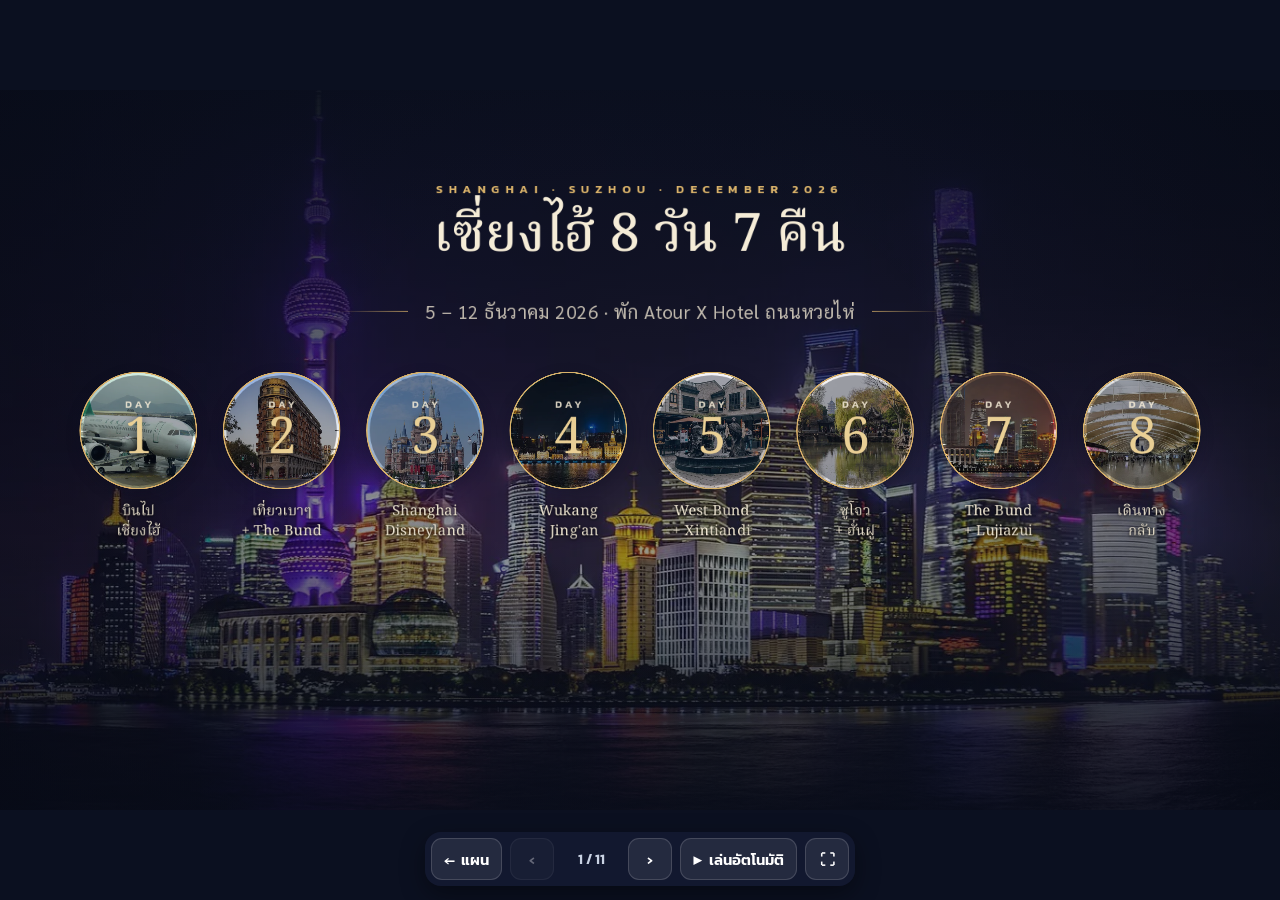
<file: present.html>
<!DOCTYPE html>
<html lang="th">
<head>
<meta charset="utf-8">
<meta name="viewport" content="width=device-width, initial-scale=1, viewport-fit=cover">
<title>นำเสนอทริปเซี่ยงไฮ้</title>
<meta name="theme-color" content="#161a33">
<link rel="icon" href="favicon.ico">
<link rel="manifest" href="manifest.json">
<link rel="preconnect" href="https://fonts.googleapis.com">
<link href="https://fonts.googleapis.com/css2?family=Kanit:wght@400;600;700&family=Sarabun:wght@400;500;600;700&family=Noto+Serif+Thai:wght@400;500;600&display=swap" rel="stylesheet">
<style>
:root{--ink:#17203a;--mute:#6b6a73;--rim:#d6c197;--gold:#d9b26a;--gold2:#e9cf95;--night:#0b1020;--cream:#f5efe3;--serif:'Noto Serif Thai',Georgia,serif}
*{box-sizing:border-box}
html,body{margin:0;height:100%;overflow:hidden;background:var(--night);color:var(--ink);font-family:Sarabun,Tahoma,sans-serif;-webkit-tap-highlight-color:transparent;overscroll-behavior:none}
#view{position:fixed;inset:0;overflow:hidden;touch-action:pan-y;user-select:none;-webkit-user-select:none}
#stage{position:absolute;left:0;top:0;width:1600px;height:900px;transform-origin:0 0;overflow:hidden;background:#eef1f7}
.bg{position:absolute;inset:0;background:center/cover no-repeat;transition:opacity 1s ease}
#bgD{background:linear-gradient(#f8f3eaee,#f1e9d9e6),url(img/present/bg-day.webp) center/cover;filter:sepia(.25) saturate(.8)}
#bgN{background:linear-gradient(180deg,#0b1020f2 0%,#0b1020a6 34%,#0b102066 62%,#0b1020e6 100%),url(img/hd/hero-1920.webp) center bottom/auto 114%}
#bgN::after{content:'';position:absolute;inset:0;background:radial-gradient(ellipse at 50% 40%,#0000 30%,#05081299 100%)}
.abs{position:absolute;left:0;top:0;will-change:transform}

/* wheel */
#rim{position:absolute;left:-672px;top:-30px;width:960px;height:960px;border-radius:50%;border:1.5px solid var(--rim);will-change:transform,opacity}
#rim i{position:absolute;left:478px;top:478px;width:10px;height:10px;margin:-5px 0 0 -5px;border-radius:50%;background:var(--rim)}
.dc{width:352px;height:352px;border-radius:50%;border:4px solid var(--gold);overflow:hidden;box-shadow:0 14px 40px #0b102055;cursor:pointer;background:#0b1020}
.dc img{width:100%;height:100%;object-fit:cover;display:block}
.dc .cy{position:absolute;inset:0;transition:opacity .9s ease;transform:scale(1.08);transition:opacity .9s ease,transform 3s cubic-bezier(.2,.6,.3,1)}
.dc .cy.on{transform:scale(1)}
.lb{width:160px;height:160px;border-radius:50%;border:3px solid transparent;display:flex;flex-direction:column;align-items:center;justify-content:center;color:var(--gold2);font-family:var(--serif);line-height:1;pointer-events:none}
.lb small{font:600 15px Kanit,sans-serif;letter-spacing:.32em;margin-right:-.32em;color:#f5ecd7;opacity:.85}
.lb b{font-size:74px;font-weight:400;margin-top:4px;text-shadow:0 2px 12px #0008}
.sh{width:180px;text-align:center;color:#efe6d2;text-shadow:0 1px 3px #000,0 0 14px #0b1020;font:400 18px/1.4 var(--serif);letter-spacing:.01em;transition:opacity .5s}
#ptr{left:500px;top:436px;width:28px;height:28px;border-top:2.5px solid var(--gold);border-right:2.5px solid var(--gold);transform:rotate(45deg);transition:opacity .4s;will-change:auto}

/* titles */
.ttl{font:500 66px/1.15 var(--serif);color:#f5ecd7;letter-spacing:.01em;white-space:nowrap;transform-origin:0 0;transition:color .9s,opacity .5s}
.sub{width:1600px;display:flex;align-items:center;justify-content:center;gap:22px;font:400 23px/1.3 Sarabun,sans-serif;color:#efe6d2cc;letter-spacing:.02em;transition:opacity .6s}
.sub::before,.sub::after{content:'';width:90px;height:1px;background:linear-gradient(90deg,#d9b26a00,#d9b26a)}
.sub::after{background:linear-gradient(90deg,#d9b26a,#d9b26a00)}
.eye{width:1600px;text-align:center;font:600 15px Kanit,sans-serif;letter-spacing:.5em;color:var(--gold);transition:opacity .6s}

/* day panel */
.panel{position:absolute;left:624px;top:0;width:896px;height:900px}
.ph-head{position:absolute;left:0;top:82px;display:flex;gap:26px;align-items:flex-start}
.ic{width:76px;height:76px;border-radius:50%;display:grid;place-items:center;flex:none;background:#141c33;border:1.5px solid var(--gold);box-shadow:0 8px 20px #17203a22}
.ic img{width:38px;height:38px;opacity:.95}
.ph-head h2{margin:0;font:500 46px/1.2 var(--serif);color:var(--ink)}
.ph-head .acc{display:block;width:64px;height:3px;border-radius:3px;margin:12px 0 10px}
.ph-head .ey{font:600 14px Kanit,sans-serif;letter-spacing:.32em;color:#a7823c;margin-right:6px}
.ph-head p{margin:0;font:400 20px Sarabun,sans-serif;color:var(--mute)}
.row{position:absolute;left:0;width:896px;display:flex;align-items:center;background:#fffdf8;border:1px solid #eadfc8;border-radius:10px;box-shadow:0 2px 10px #5a46200d}
.row{transition:translate .45s cubic-bezier(.3,1.3,.5,1),background .4s,box-shadow .4s}
.row.act{background:#fff;translate:14px 0;box-shadow:0 12px 30px #5a462026,inset 4px 0 0 var(--c);border-color:#e2cfa5}
.row .th{border-radius:50%;flex:none;position:relative;z-index:2;transition:transform .45s cubic-bezier(.3,1.4,.5,1);background:#dfe5ef center/cover no-repeat;border:2px solid var(--gold);display:grid;place-items:center}
.row .th img{width:58%;height:58%}
.row.act .th{transform:scale(1.14)}
.row .tm{font-family:var(--serif);font-weight:600;flex:none;line-height:1.3;position:relative;top:.17em;color:#a7823c;letter-spacing:.02em}
.row .tx{font-weight:500;line-height:1.3;color:var(--ink);white-space:nowrap;overflow:hidden;text-overflow:ellipsis}
.in{animation:pin .7s cubic-bezier(.2,.8,.25,1) backwards}
@keyframes pin{from{opacity:0;transform:translateX(40px)}}
.out{animation:pout .35s ease-in both}
@keyframes pout{to{opacity:0;transform:translateX(-24px)}}

/* credits */
.wash{position:absolute;right:-14%;top:-10%;width:78%;height:125%;opacity:0;transition:opacity 1.4s ease}
.wash.on{opacity:1}
.P .wash{right:-30%;top:auto;bottom:-14%;width:130%;height:70%}
.bignum{position:absolute;right:-18px;bottom:-60px;font:400 440px/1 var(--serif);color:transparent;-webkit-text-stroke:2px #c9a35c8c;letter-spacing:-.02em;pointer-events:none;animation:bn 1.4s .2s cubic-bezier(.2,.8,.25,1) backwards}
.P .bignum{font-size:330px;bottom:auto;top:250px;right:-10px}
@keyframes bn{from{opacity:0;transform:translateY(40px) scale(.96)}}
.wi{width:1.15em;height:1.15em;vertical-align:-.2em;margin-right:6px;fill:none;stroke:#a7823c;stroke-width:1.6;stroke-linecap:round;stroke-linejoin:round}
.lv{font:600 11px Kanit,sans-serif;font-style:normal;letter-spacing:.08em;color:#a7823c;border:1px solid #d9b26a99;border-radius:99px;padding:1px 8px;margin-left:10px;vertical-align:.15em}
.intro .eye{animation:iFade .9s .35s both}
.intro #t1{animation:iRise 1.1s .6s cubic-bezier(.2,.8,.25,1) both}
.intro #s1{animation:iFade 1s 1.25s both}
.intro .iline{animation:iLine 1.3s .15s cubic-bezier(.6,0,.2,1) both}
.intro .dc,.intro .lb{animation:iPop .9s cubic-bezier(.25,1.3,.45,1) both}
.intro .sh{animation:iRise .8s cubic-bezier(.2,.8,.25,1) both}
.intro #fx{animation:iFade 2s 1.6s both}
.iline{position:absolute;height:1px;background:linear-gradient(90deg,#d9b26a00,#e9cf95,#d9b26a00);opacity:0;pointer-events:none}
@keyframes iFade{from{opacity:0}}
@keyframes iRise{from{opacity:0;translate:0 26px}}
@keyframes iPop{from{opacity:0;translate:0 60px;scale:.8}}
@keyframes iLine{0%{opacity:0;transform:scaleX(0)}35%{opacity:1}70%{opacity:1;transform:scaleX(1)}100%{opacity:0;transform:scaleX(1)}}
.credits{position:absolute;left:80px;top:60px;width:1440px;height:800px}
.credits h2{margin:0;font:500 46px var(--serif);color:var(--ink)}
.credits p{margin:8px 0 22px;color:var(--mute);font-size:20px}
.P .credits ul{columns:1;font-size:15px}
.P #bgN{background-position:44% center,44% center;background-size:cover,cover}
.ph-head > div{min-width:0}
.credits ul{margin:0;padding:0;list-style:none;columns:2;column-gap:56px;font-size:15px;line-height:1.5;color:#3a4563}
.credits li{break-inside:avoid;margin-bottom:3px}


/* living night cover */
#fx{position:absolute;inset:0;pointer-events:none;transition:opacity 1s ease;overflow:hidden}
#fx:not(.on) *{animation-play-state:paused!important}
.bk{position:absolute;border-radius:50%;background:radial-gradient(circle,#f3d58fcc 0,#e9c87a55 45%,#e9c87a00 70%);animation:rise linear infinite;opacity:0}
@keyframes rise{0%{opacity:0;transform:translateY(0)}15%{opacity:var(--o)}80%{opacity:var(--o)}100%{opacity:0;transform:translateY(-260px)}}
@media(prefers-reduced-motion:reduce){#fx *{animation:none!important}}
/* controls (not scaled) */
.ui{position:fixed;left:50%;bottom:max(14px,env(safe-area-inset-bottom));transform:translateX(-50%);display:flex;gap:8px;align-items:center;padding:6px;border-radius:16px;background:#141a33d9;box-shadow:0 8px 24px #0006;transition:opacity .4s;z-index:5}
.ui.hide{opacity:.16}
.ui.hide:hover{opacity:1}
.ui button,.ui a{font:600 15px Kanit,sans-serif;color:#fff;background:#ffffff14;border:1px solid #ffffff26;border-radius:11px;min-width:44px;height:42px;padding:0 12px;display:inline-flex;align-items:center;justify-content:center;gap:6px;text-decoration:none;cursor:pointer;white-space:nowrap;transition:transform .12s,background .2s}
.ui button:hover,.ui a:hover{background:#ffffff2b}
.ui button:active,.ui a:active{transform:scale(.94)}
.ui button:disabled{opacity:.35;cursor:default}
.ui #play[aria-pressed=true]{background:#f2c46d;color:#141a33;border-color:#f2c46d}
.ui .ct{color:#c9d2e3;font:600 14px Kanit,sans-serif;min-width:58px;text-align:center}
.hint{position:fixed;left:50%;top:16px;transform:translateX(-50%);background:#141a33e6;color:#fff;font:600 14px Kanit,sans-serif;padding:8px 14px;border-radius:99px;z-index:6;transition:opacity .5s;pointer-events:none;white-space:nowrap}
@media(max-height:500px){.ui{left:auto;right:max(8px,env(safe-area-inset-right));bottom:8px;transform:none;gap:4px;padding:4px}.ui button,.ui a{height:34px;min-width:34px;padding:0 8px;font-size:13px}.ui .lbl{display:none}.ui .ct{min-width:44px;font-size:12px}}
@media(max-width:560px){.ui{gap:5px;padding:5px}.ui button,.ui a{height:38px;min-width:38px;padding:0 9px;font-size:13px}.ui .lbl{display:none}}
@media(prefers-reduced-motion:reduce){.in,.out{animation:none}.bg,.ttl,.sub,.sh{transition:none}}
</style>
</head>
<body>
<div id="view">
  <div id="stage" aria-live="polite">
    <div class="bg" id="bgD"></div>
    <div class="wash" id="w1"></div><div class="wash" id="w2"></div>
    <div class="bg" id="bgN"></div>
    <div id="fx" class="on"></div>
    <div id="rim"></div>
    <div id="wheel"></div>
    <div class="abs" id="ptr"></div>
    <div class="abs ttl" id="t1">เซี่ยงไฮ้ 8 วัน 7 คืน</div>
    <div class="abs ttl" id="t2" style="opacity:0">ขอให้เที่ยวสนุก!</div>
    <div class="abs eye" id="e1" style="top:112px">SHANGHAI · SUZHOU · DECEMBER 2026</div>
    <div class="abs sub" id="s1" style="top:262px">5 – 12 ธันวาคม 2026 · พัก Atour X Hotel ถนนหวยไห่</div>
    <div class="abs sub" id="s2" style="top:262px;opacity:0">เซี่ยงไฮ้ · ซูโจว · 5 – 12 ธ.ค. 2026</div>
    <div class="iline" id="iline"></div>
    <div id="panels"></div>
  </div>
</div>
<div class="ui" id="ui">
  <a href="./#plan" title="กลับไปหน้าแผน" aria-label="กลับไปหน้าแผน">←<span class="lbl">แผน</span></a>
  <button type="button" id="prev" aria-label="สไลด์ก่อนหน้า">‹</button>
  <span class="ct" id="ct">1 / 11</span>
  <button type="button" id="next" aria-label="สไลด์ถัดไป">›</button>
  <button type="button" id="play" aria-pressed="false" aria-label="เล่นอัตโนมัติ">▶<span class="lbl">เล่นอัตโนมัติ</span></button>
  <button type="button" id="fs" aria-label="เต็มจอ">⛶</button>
</div>
<script>
(function () {
'use strict';
var DATA = {"days": [{"n": 1, "c": "#E76F51", "h": "เดินทางไปเซี่ยงไฮ้", "dw": "เสาร์ 5 ธ.ค.", "tp": "8°C กลางคืน", "iso": "2026-12-05", "photo": "img/hd/spring-640.webp", "short": ["บินไป", "เซี่ยงไฮ้"], "icon": "img/present/i1.png", "rows": [{"t": "13:45", "title": "เช็คอินสนามบินสุวรรณภูมิ", "img": "img/hd/bkk-640.webp", "stay": false}, {"t": "16:45", "title": "บิน BKK → PVG · 9C7284", "img": "img/hd/spring-640.webp", "stay": false}, {"t": "22:05", "title": "ถึงสนามบินผู่ตง", "img": "img/hd/pvg-640.webp", "stay": false}, {"t": "23:45", "title": "เช็คอิน Atour X Hotel", "img": null, "stay": true}]}, {"n": 2, "c": "#F4A261", "h": "Wukang Road + Jing'an + West Nanjing Road", "dw": "อาทิตย์ 6 ธ.ค.", "tp": "5–10°C", "iso": "2026-12-06", "photo": "img/hd/wukang-640.webp", "short": ["เที่ยวเบาๆ", "+ The Bund"], "icon": "img/present/i2.png", "rows": [{"t": "10:50", "title": "ออกจากที่พัก เดินไป Wukang Road", "img": null, "stay": false}, {"t": "11:15", "title": "Grandma's Home (奶奶家) สาขา Wukang Road", "img": "img/grandmas-home.jpg", "stay": false}, {"t": "12:30", "title": "เดินเล่น Wukang Road", "img": "img/hd/wukang-640.webp", "stay": false}, {"t": "13:30", "title": "13DE MARZO คาเฟ่หมีแฟลกชิป", "img": "img/hd/marzo-640.webp", "stay": false}, {"t": "14:15", "title": "วัด Jing'an (静安寺)", "img": "img/hd/jingan-640.webp", "stay": false}, {"t": "15:15", "title": "รองเท้า Pane สาขา Yongyuan Road", "img": "img/pane.jpg", "stay": false}, {"t": "16:00", "title": "เดินเล่น West Nanjing Road (南京西路)", "img": "img/hd/wnanjing-640.webp", "stay": false}, {"t": "16:45", "title": "Butterful & Creamorous (黄油与面包) แฟลกชิป", "img": "img/hd/butterful-640.webp", "stay": false}, {"t": "17:30", "title": "Long Time Ago Mutton Shashlik (很久以前羊肉串) สาขา 818 P…", "img": "img/long-time-ago.jpg", "stay": false}]}, {"n": 3, "c": "#E9C46A", "h": "Shanghai Disneyland", "dw": "จันทร์ 7 ธ.ค.", "tp": "4–8°C", "iso": "2026-12-07", "photo": "img/hd/castle-640.webp", "short": ["Shanghai", "Disneyland"], "icon": "img/present/i3.png", "rows": [{"t": "07:00", "title": "ออกจากที่พัก ไป Disney", "img": "img/hd/disney-640.webp", "stay": false}, {"t": "08:30", "title": "Enchanted Storybook Castle", "img": "img/hd/castle-640.webp", "stay": false}, {"t": "10:00", "title": "Zootopia + Tomorrowland", "img": "img/hd/zootopia-640.webp", "stay": false}, {"t": "13:00", "title": "Adventure Isle", "img": "img/hd/adventure-640.webp", "stay": false}, {"t": "15:00", "title": "Treasure Cove", "img": "img/hd/treasure-640.webp", "stay": false}, {"t": "18:00", "title": "มื้อเย็นในสวน", "img": null, "stay": false}, {"t": "21:15", "title": "Illuminate! + พลุ Magic All Around", "img": "img/hd/fireworks-640.webp", "stay": false}, {"t": "22:00", "title": "กลับที่พัก", "img": null, "stay": false}]}, {"n": 4, "c": "#2A9D8F", "h": "Nanjing Road + The Bund", "dw": "อังคาร 8 ธ.ค.", "tp": "4–9°C", "iso": "2026-12-08", "photo": "img/hd/bund-640.webp", "short": ["Wukang", "+ Jing'an"], "icon": "img/present/i4.png", "rows": [{"t": "11:00", "title": "ออกจากที่พัก ไป People's Square", "img": null, "stay": false}, {"t": "11:30", "title": "Lai Lai Xiao Long Bao (莱莱小笼)", "img": "img/lailai.jpg", "stay": false}, {"t": "13:30", "title": "No.1 Shopping Center (第一百货商业中心)", "img": "img/hd/no1dept-640.webp", "stay": false}, {"t": "14:30", "title": "Nanjing Road Pedestrian Street", "img": "img/hd/nanjing-640.webp", "stay": false}, {"t": "15:45", "title": "The Bund ถ่ายรูปตอนกลางวัน", "img": "img/hd/bundday-640.webp", "stay": false}, {"t": "16:15", "title": "Rockbund ย่านตึกเก่า (外滩源)", "img": "img/hd/rockbund-640.webp", "stay": false}, {"t": "17:00", "title": "Rei Flower Coffee Bar (汭REi·FLOWER COFFEE BAR)", "img": "img/hd/waibaidu-640.webp", "stay": false}, {"t": "18:00", "title": "Manner Coffee สาขา North Bund ริมแม่น้ำ", "img": "img/hd/northbund-640.webp", "stay": false}, {"t": "19:00", "title": "The Bund ชมวิวแม่น้ำหวงผู่", "img": "img/hd/bund-640.webp", "stay": false}, {"t": "20:00", "title": "Dongsheng Self-service Cuisine (东盛自助料理) บุฟเฟต์", "img": "img/hd/dongsheng-640.webp", "stay": false}]}, {"n": 5, "c": "#264653", "h": "Canton 8 + West Bund + Xintiandi", "dw": "พุธ 9 ธ.ค.", "tp": "3–9°C", "iso": "2026-12-09", "photo": "img/hd/xintiandi-640.webp", "short": ["West Bund", "+ Xintiandi"], "icon": "img/present/i5.png", "rows": [{"t": "09:45", "title": "Pushing Coffee คาเฟ่น้องหมา", "img": "img/pushing.jpg", "stay": false}, {"t": "11:15", "title": "Canton 8 (喜粤8号) สาขา Runan Street", "img": "img/canton8.jpg", "stay": false}, {"t": "13:00", "title": "Gate M West Bund Dream Center (西岸梦中心)", "img": "img/hd/westbund-640.webp", "stay": false}, {"t": "16:00", "title": "Xintiandi (新天地)", "img": "img/hd/xintiandi-640.webp", "stay": false}, {"t": "16:45", "title": "New York Bagelous Museum", "img": "img/hd/bagel-640.webp", "stay": false}, {"t": "17:30", "title": "รองเท้า Pane ที่ TX Huaihai", "img": "img/pane.jpg", "stay": false}, {"t": "18:30", "title": "New Sukiyaki (牛New寿喜烧) สาขา Huaihai Middle Road", "img": "img/new-sukiyaki.jpg", "stay": false}, {"t": "20:00", "title": "เดินถนน Huaihai Road กลับที่พัก", "img": "img/hd/huaihai-640.webp", "stay": false}]}, {"n": 6, "c": "#8E5572", "h": "ซูโจวเต็มวัน + ชุดฮั่นฝู", "dw": "พฤหัสบดี 10 ธ.ค.", "tp": "4–10°C", "iso": "2026-12-10", "photo": "img/hd/sz-garden-640.webp", "short": ["ซูโจว", "+ ฮั่นฝู"], "icon": "img/present/i6.png", "rows": [{"t": "08:00", "title": "ไปสถานีรถไฟเซี่ยงไฮ้ (上海站)", "img": "img/hd/sz-shstation-640.webp", "stay": false}, {"t": "08:40", "title": "รถไฟความเร็วสูง ไปซูโจว (苏州站)", "img": "img/hd/sz-train-640.webp", "stay": false}, {"t": "09:30", "title": "Humble Administrator's Garden (拙政园)", "img": "img/hd/sz-garden-640.webp", "stay": false}, {"t": "11:00", "title": "เช่าชุดฮั่นฝู + ถ่ายรูป Pingjiang Road (平江路)", "img": "img/hd/sz-pingjiang-640.webp", "stay": false}, {"t": "13:00", "title": "บะหมี่ซูโจว (苏式汤面)", "img": "img/hd/sz-noodle-640.webp", "stay": false}, {"t": "15:00", "title": "Shantang Street (山塘街)", "img": "img/hd/sz-shantang-640.webp", "stay": false}, {"t": "18:00", "title": "มื้อเย็นอาหารซูโจว", "img": "img/hd/sz-fish-640.webp", "stay": false}, {"t": "19:30", "title": "รถไฟกลับเซี่ยงไฮ้", "img": "img/hd/sz-station-640.webp", "stay": false}]}, {"n": 7, "c": "#D1495B", "h": "The Bund brunch + Lujiazui", "dw": "ศุกร์ 11 ธ.ค.", "tp": "5–11°C", "iso": "2026-12-11", "photo": "img/hd/ljznight-640.webp", "short": ["The Bund", "+ Lujiazui"], "icon": "img/present/i7.png", "rows": [{"t": "10:00", "title": "Cocina 19 ร้านอาหารสเปน ริม The Bund", "img": "img/cocina19.jpg", "stay": false}, {"t": "12:00", "title": "Luneurs Boulanger & Glacier สาขาแฟลกชิป", "img": "img/hd/luneurs-640.webp", "stay": false}, {"t": "13:30", "title": "แวะ Pane ที่ TX Huaihai (สำรอง)", "img": "img/pane.jpg", "stay": false}, {"t": "16:30", "title": "Superbrand Mall (正大广场)", "img": "img/hd/superbrand-640.webp", "stay": false}, {"t": "17:30", "title": "เดินถ่ายรูป Lujiazui ตอนเปิดไฟ", "img": "img/hd/ljznight-640.webp", "stay": false}, {"t": "18:30", "title": "Chef Fei (费大厨)", "img": "img/chef-fei.jpg", "stay": false}, {"t": "20:00", "title": "ตลาดคริสต์มาส Christkindlmarkt on the Bund  บรรยาก…", "img": "img/hd/xmas-640.webp", "stay": false}, {"t": "21:45", "title": "เก็บกระเป๋า", "img": null, "stay": true}]}, {"n": 8, "c": "#3D5A80", "h": "เดินทางกลับ", "dw": "เสาร์ 12 ธ.ค.", "tp": "5–11°C", "iso": "2026-12-12", "photo": "img/hd/pvg-640.webp", "short": ["เดินทาง", "กลับ"], "icon": "img/present/i8.png", "rows": [{"t": "07:30", "title": "เช็คเอาท์ Atour X Hotel", "img": null, "stay": true}, {"t": "08:00", "title": "ไปสนามบินผู่ตงด้วยรถไฟแม่เหล็ก Maglev", "img": "img/hd/pvg-640.webp", "stay": false}, {"t": "09:00", "title": "เช็คอิน + มื้อเช้าที่สนามบิน", "img": null, "stay": false}, {"t": "12:05", "title": "บิน PVG → BKK · 9C7283", "img": "img/hd/spring-640.webp", "stay": false}]}], "credits": ["หัวเว็บ — David Zhang from Canada (CC BY-SA 2.0)", "The Bund — Lloyd Tudor (CC BY-SA 4.0)", "Nanjing Road — Chainwit. (CC BY 4.0)", "People's Square · Shanghai Museum — Gary Todd (CC0)", "Wukang Mansion — N509FZ (CC BY-SA 4.0)", "Xintiandi — Leynadmar (CC BY-SA 4.0)", "Yu Garden — Chainwit. (CC BY 4.0)", "City God Temple — Chainwit. (CC BY 4.0)", "ทางเข้า Disneyland — Phlizz (CC BY-SA 4.0)", "Enchanted Storybook Castle — Jeremy Thompson (CC BY 2.0)", "Adventure Isle — Jeremy Thompson (CC BY 2.0)", "Treasure Cove — Phlizz (CC BY-SA 4.0)", "Zhujiajiao — BrokenSphere (CC BY-SA 3.0)", "วัดพระหยก — Nikolamikovic82 (CC0)", "M50 — MNXANL (CC BY-SA 4.0)", "Tianzifang — 钉钉 (CC BY-SA 4.0)", "สุวรรณภูมิ — Grendelkhan (CC BY-SA 3.0)", "Superbrand Mall — Hanahu55 (CC BY-SA 4.0)", "Huaihai Road — Jean-Pierre Dalbéra (CC BY 2.0)", "สนามบินผู่ตง T2 — Windmemories (CC BY-SA 4.0)", "พลุ Disney — Jeremy Thompson (CC BY 2.0)", "People's Square — Stefan Fussan (CC BY-SA 3.0)", "ริมน้ำ West Bund ใกล้ Gate M — Livelikerw (CC BY-SA 3.0)", "Zootopia — Memm (CC BY 4.0)", "Lujiazui ตอนค่ำ — KimonBerlin (CC BY-SA 2.0)", "เครื่องบิน Spring Airlines — Follash (Public domain)", "บ๊ะจ่าง — Dllu (CC BY-SA 4.0)", "วัด Jing'an — kallerna (CC BY-SA 4.0)", "สะพาน Waibaidu ริมคลอง Suzhou Creek — kallerna (CC BY-SA 4.0)", "วิวจาก North Bund — 钉钉 (CC BY-SA 4.0)", "ร้าน Baker & Spice ถนน Anfu Road — ผู้ใช้ Wikimedia Commons (CC0)", "สถานีรถไฟเซี่ยงไฮ้ — MNXANL (CC BY-SA 4.0)", "รถไฟความเร็วสูง CR400AF — Shwangtianyuan (CC BY-SA 4.0)", "拙政园 ซูโจว — King of Hearts (CC BY-SA 4.0)", "Pingjiang Road — song songroov (CC BY 3.0)", "บะหมี่ซูโจว — Finnnnnn (CC BY-SA 4.0)", "Shantang Street — Windmemories (CC BY-SA 4.0)", "ปลากระรอก 松鼠桂鱼 — Charles Haynes from Hobart, Australia (CC BY-SA 2.0)", "สถานีซูโจว — Chainwit. (CC BY 4.0)", "Plaza 66 · West Nanjing Road — Baycrest (CC BY-SA 2.5)", "Butterful & Creamorous (สาขาอื่น) — Windmemories (CC BY-SA 4.0)", "ภาพประกอบเบเกิล — Revital Salomon (CC BY-SA 4.0)", "ตึก Mosaic Plaza (353广场) ที่ตั้งร้าน Dongsheng — Livelikerw (CC BY-SA 3.0)"]};
var DAYS = DATA.days, N = DAYS.length;
var $ = function (s) { return document.querySelector(s); };
var reduce = matchMedia('(prefers-reduced-motion: reduce)').matches;
function esc(s) { return String(s == null ? '' : s).replace(/[&<>"]/g, function (c) { return { '&': '&amp;', '<': '&lt;', '>': '&gt;', '"': '&quot;' }[c]; }); }

/* ---------- two layouts: 16:9 (taken from the deck) and a 9:16 phone version ---------- */
var STEP = 38 * Math.PI / 180, BADGE = 134, BADGE_S = 98;
var GL = { W: 1600, H: 900, CX: -192, CY: 450, R: 480, a0: 0, dir: 1,
  row: function (i) { return [172.8 + i * 179.2, 425.6, 147]; }, shDy: 89,
  tC: [800, 184], tD: [624, 30], ptr: [500, 436, 45], eye: 112, sub: 262,
  px: 624, pw: 896, head: 82, top: 236, avail: 584, cr: [80, 1440, 2] };
var GP = { W: 900, H: 1600, CX: 450, CY: -260, R: 560, a0: Math.PI / 2, dir: -1,
  row: function (i) { return [135 + (i % 4) * 210, 720 + (i >> 2) * 300, 160]; }, shDy: 98,
  tC: [450, 360], tD: [40, 24], ptr: [436, 500, 135], eye: 270, sub: 448,
  px: 40, pw: 820, head: 540, top: 730, avail: 690, cr: [50, 800, 1] };
var G = GL, mode = '';
var stage = $('#stage');
function fit() {
  var want = innerHeight > innerWidth * 1.05 ? 'P' : 'L';
  if (want !== mode) { mode = want; G = mode === 'P' ? GP : GL; if (typeof layout === 'function') layout(); }
  var k = Math.min(innerWidth / G.W, innerHeight / G.H);
  stage.style.transform = 'translate(' + (innerWidth - G.W * k) / 2 + 'px,' + (innerHeight - G.H * k) / 2 + 'px) scale(' + k + ')';
}
addEventListener('resize', function () { var m0 = mode; fit(); measure(); render(cur); if (mode !== m0 && idx >= 0) { var k = idx; idx = -1; show(k, true); } });
function sizeFor(a) { return a <= 1 ? 352 + (160 - 352) * a : a <= 2 ? 160 + (112 - 160) * (a - 1) : 112; }
function lerp(a, b, t) { return a + (b - a) * t; }

/* ---------- night cover: rising gold bokeh ---------- */
var fxEl = $('#fx');
function bokeh() {
  var h = '', seed = 11; function rnd() { seed = (seed * 9301 + 49297) % 233280; return seed / 233280; }
  for (var k = 0; k < 26; k++) { var z = 6 + rnd() * 22; h += '<i class="bk" style="left:' + (rnd() * G.W) + 'px;top:' + (G.H * .42 + rnd() * G.H * .58) + 'px;width:' + z + 'px;height:' + z + 'px;--o:' + (.25 + rnd() * .5) + ';animation-duration:' + (9 + rnd() * 9) + 's;animation-delay:' + (-rnd() * 16) + 's"></i>'; }
  fxEl.innerHTML = h;
}

/* ---------- build the wheel ---------- */
var rim = $('#rim');
for (var j = 0; j < 18; j++) rim.appendChild(document.createElement('i'));
var wheel = $('#wheel'), C = [], LB = [], SH = [];
DAYS.forEach(function (d, i) {
  var c = document.createElement('div'); c.className = 'abs dc'; c.style.background = d.c; c.dataset.i = i;
  c.innerHTML = '<img alt="" decoding="async" src="' + d.photo + '"><img class="cy" alt="" style="opacity:0"><img class="cy" alt="" style="opacity:0">';
  var l = document.createElement('div'); l.className = 'abs lb'; l.innerHTML = '<small>DAY</small><b>' + d.n + '</b>';
  var s = document.createElement('div'); s.className = 'abs sh'; s.innerHTML = esc(d.short[0]) + '<br>' + esc(d.short[1]);
  wheel.appendChild(c); wheel.appendChild(l); wheel.appendChild(s); C.push(c); LB.push(l); SH.push(s);
});

/* ---------- titles ---------- */
var t1 = $('#t1'), t2 = $('#t2'), W1, H1, W2;
function measure() { W1 = t1.offsetWidth; H1 = t1.offsetHeight; W2 = t2.offsetWidth; t2.style.transform = 'translate(' + (G.tC[0] - W2 / 2) + 'px,' + (G.tC[1] - H1 / 2) + 'px)'; }

/* ---------- apply the current layout ---------- */
function layout() {
  stage.style.width = G.W + 'px'; stage.style.height = G.H + 'px'; stage.classList.toggle('P', G === GP);
  rim.style.left = (G.CX - G.R) + 'px'; rim.style.top = (G.CY - G.R) + 'px'; rim.style.width = rim.style.height = 2 * G.R + 'px';
  [].forEach.call(rim.children, function (t, j) { var a = j * 20 * Math.PI / 180; t.style.left = t.style.top = (G.R - 1.5) + 'px'; t.style.transform = 'translate(' + (G.R * Math.cos(a)) + 'px,' + (G.R * Math.sin(a)) + 'px)'; });
  SH.forEach(function (e, i) { var r = G.row(i); e.style.transform = 'translate(' + (r[0] - 90) + 'px,' + (r[1] + G.shDy) + 'px)'; });
  var p = $('#ptr'); p.style.left = G.ptr[0] + 'px'; p.style.top = G.ptr[1] + 'px'; p.style.transform = 'rotate(' + G.ptr[2] + 'deg)';
  ['#e1', '#s1', '#s2'].forEach(function (q) { var e = $(q); e.style.width = G.W + 'px'; e.style.top = (q === '#e1' ? G.eye : G.sub) + 'px'; });
  bokeh();
}
fit(); layout();

/* ---------- slides ---------- */
// state: m = 0 row (cover) → 1 wheel; f = focused day (float); tt = 0 big title → 1 small header; vis = circles visible
var SL = [{ k: 'cover', m: 0, f: 0, tt: 0, vis: 1, night: 1 }];
DAYS.forEach(function (d, i) { SL.push({ k: 'day', i: i, m: 1, f: i, tt: 1, vis: 1, night: 0 }); });
SL.push({ k: 'end', m: 0, f: N - 1, tt: 0, vis: 1, night: 1 });
if (DATA.credits.length) SL.push({ k: 'credits', m: 0, f: N - 1, tt: 0, vis: 0, night: 0 });

var cur = { m: 0, f: 0, tt: 0, vis: 1 };
function render(s) {
  var m = s.m, f = s.f;
  for (var i = 0; i < N; i++) {
    var d = i - f, ad = Math.abs(d), an = G.a0 + G.dir * d * STEP, rp = G.row(i);
    var wx = G.CX + G.R * Math.cos(an), wy = G.CY + G.R * Math.sin(an), ws = sizeFor(ad), w = Math.max(0, 1 - ad);
    var x = lerp(rp[0], wx, m), y = lerp(rp[1], wy, m), sz = lerp(rp[2], ws, m), W = w * m;
    C[i].style.transform = 'translate(' + (x - 176) + 'px,' + (y - 176) + 'px) scale(' + (sz / 352) + ')';
    C[i].style.opacity = s.vis;
    var ls = lerp(sz * .94, BADGE_S, W), lx = x + BADGE * W, ly = y + BADGE * W;
    LB[i].style.transform = 'translate(' + (lx - 80) + 'px,' + (ly - 80) + 'px) scale(' + (ls / 160) + ')';
    LB[i].style.borderColor = 'rgba(217,178,106,' + W + ')';
    LB[i].style.background = 'rgba(11,16,32,' + lerp(.38, .94, W) + ')';
    LB[i].style.opacity = s.vis;
  }
  rim.style.transform = 'rotate(' + (-G.dir * f * 38) + 'deg)';
  rim.style.opacity = m * s.vis;
  var tt = s.tt, sc = lerp(1, .36, tt);
  t1.style.transform = 'translate(' + lerp(G.tC[0] - W1 / 2, G.tD[0], tt) + 'px,' + lerp(G.tC[1] - H1 / 2, G.tD[1], tt) + 'px) scale(' + sc + ')';
}
measure(); render(cur);

/* ---------- tween between slide states (the "morph") ---------- */
var raf = 0;
function ease(t) { return t < .5 ? 4 * t * t * t : 1 - Math.pow(-2 * t + 2, 3) / 2; }
function tweenTo(tg, ms) {
  cancelAnimationFrame(raf);
  var from = { m: cur.m, f: cur.f, tt: cur.tt, vis: cur.vis }, t0 = performance.now();
  if (reduce || !ms) { cur = { m: tg.m, f: tg.f, tt: tg.tt, vis: tg.vis }; render(cur); return; }
  (function step(now) {
    var p = Math.min(1, (now - t0) / ms), e = ease(p);
    cur = { m: lerp(from.m, tg.m, e), f: lerp(from.f, tg.f, e), tt: lerp(from.tt, tg.tt, e), vis: lerp(from.vis, tg.vis, e) };
    render(cur);
    if (p < 1) raf = requestAnimationFrame(step);
  })(t0);
}

/* ---------- slide content ---------- */
var panels = $('#panels');
function dayPanel(d) {
  var n = d.rows.length, gap = n <= 5 ? 22 : 8, top = G.top, avail = G.avail;
  var rh = Math.min(83, (avail + gap) / n - gap), th = rh * .8, hs = d.h.length > 30 ? 33 : d.h.length > 22 ? 39 : 46;
  var h = '<div class="panel" style="--c:' + d.c + ';left:' + G.px + 'px;width:' + G.pw + 'px;height:' + G.H + 'px"><div class="bignum">' + (d.n < 10 ? '0' : '') + d.n + '</div><div class="ph-head in" style="animation-delay:.25s;top:' + G.head + 'px;width:' + G.pw + 'px"><span class="ic"><img alt="" src="' + d.icon + '"></span><div><h2 style="font-size:' + hs + 'px">' + esc(d.h) + '</h2><i class="acc" style="background:' + d.c + '"></i><p><span class="ey">DAY ' + (d.n < 10 ? '0' : '') + d.n + '</span>' + esc(d.dw) + ' · <span class="wxp" data-iso="' + d.iso + '">' + wxHtml(d) + '</span></p></div></div>';
  d.rows.forEach(function (r, k) {
    h += '<div class="row in" data-k="' + k + '" style="top:' + (top + k * (rh + gap)) + 'px;width:' + G.pw + 'px;height:' + rh + 'px;animation-delay:' + (.42 + k * .07) + 's;padding:0 ' + rh * .2 + 'px">' +
      '<span class="th" style="width:' + th + 'px;height:' + th + 'px;' + (r.img ? 'background-image:url(' + r.img + ')' : 'background-color:#141c33') + '">' + (r.img ? '' : '<img alt="" src="' + (r.stay ? 'img/present/hotel.png' : d.icon) + '">') + '</span>' +
      '<span class="tm" style="font-size:' + rh * .4 + 'px;width:' + rh * 1.75 + 'px;margin-left:' + rh * .3 + 'px">' + r.t + '</span>' +
      '<span class="tx" style="font-size:' + Math.min(28, rh * .37) + 'px">' + esc(r.title) + '</span></div>';
  });
  return h + '</div>';
}
/* live forecast: 中国天气网 first (data/cma-wx.json, refreshed by a GitHub Action), Open-Meteo for days it doesn't cover */
var WX = {};
var WI = {
  sun: '<circle cx="12" cy="12" r="4.2"/><path d="M12 2.5v2.6M12 18.9v2.6M2.5 12h2.6M18.9 12h2.6M5.3 5.3l1.8 1.8M16.9 16.9l1.8 1.8M5.3 18.7l1.8-1.8M16.9 7.1l1.8-1.8"/>',
  part: '<path d="M8 4.5v1.6M3.6 8.6h1.6M4.9 5.4l1.1 1.1M11.2 5.4l-1.1 1.1"/><path d="M5.6 11.2a3 3 0 0 1 5.4-2.6"/><path d="M8 19.5h9.3a3.7 3.7 0 0 0 .4-7.4 5 5 0 0 0-9.6 1.3A3.1 3.1 0 0 0 8 19.5z"/>',
  cloud: '<path d="M6.5 18.5h11a4 4 0 0 0 .4-8 5.6 5.6 0 0 0-10.8 1.5A3.3 3.3 0 0 0 6.5 18.5z"/>',
  rain: '<path d="M6.5 14.5h11a4 4 0 0 0 .4-8 5.6 5.6 0 0 0-10.8 1.5A3.3 3.3 0 0 0 6.5 14.5z"/><path d="M8.5 17.5l-1 3M12.5 17.5l-1 3M16.5 17.5l-1 3"/>',
  snow: '<path d="M6.5 14.5h11a4 4 0 0 0 .4-8 5.6 5.6 0 0 0-10.8 1.5A3.3 3.3 0 0 0 6.5 14.5z"/><path d="M8.5 18.5h.01M12 20.5h.01M15.5 18.5h.01"/>',
  fog: '<path d="M4 9h16M6 13h12M4 17h16"/>',
  storm: '<path d="M6.5 14.5h11a4 4 0 0 0 .4-8 5.6 5.6 0 0 0-10.8 1.5A3.3 3.3 0 0 0 6.5 14.5z"/><path d="M12.5 15.5l-2 3.5h3l-2 3.5"/>'
};
var TH = [['雷阵雨', 'พายุฝน'], ['阵雨', 'ฝนเป็นช่วง'], ['暴雨', 'ฝนหนักมาก'], ['大雨', 'ฝนหนัก'], ['中雨', 'ฝนปานกลาง'], ['小雨', 'ฝนเล็กน้อย'], ['雨夹雪', 'ฝนปนหิมะ'], ['雪', 'หิมะ'], ['雨', 'ฝน'], ['多云', 'มีเมฆ'], ['阴', 'ครึ้ม'], ['晴', 'แดด'], ['雾', 'หมอก'], ['霾', 'ฝุ่นควัน']];
function thWx(z) { return (z || '').split('转').map(function (p) { for (var i = 0; i < TH.length; i++) if (p.indexOf(TH[i][0]) >= 0) return TH[i][1]; return p; }).filter(function (x, i, a) { return a.indexOf(x) === i; }).join(' → '); }
function zKind(z) { var f = (z || '').split('转')[0]; return /雷/.test(f) ? 'storm' : /雪/.test(f) ? 'snow' : /雨/.test(f) ? 'rain' : /雾|霾/.test(f) ? 'fog' : /阴/.test(f) ? 'cloud' : /多云/.test(f) ? 'part' : /晴/.test(f) ? 'sun' : 'part'; }
function oKind(c) { return c <= 1 ? 'sun' : c <= 3 ? 'part' : c <= 48 ? 'fog' : c <= 67 ? 'rain' : c <= 77 ? 'snow' : c <= 82 ? 'rain' : 'storm'; }
var OM_TH = { sun: 'แดด', part: 'มีเมฆบางส่วน', cloud: 'ครึ้ม', rain: 'ฝน', snow: 'หิมะ', fog: 'หมอก', storm: 'พายุฝน' };
function wxHtml(d) {
  var g = WX[d.iso];
  if (!g) return esc(d.tp);
  return '<svg class="wi" viewBox="0 0 24 24" aria-hidden="true">' + WI[g.k] + '</svg>' + g.lo + '–' + g.hi + '°C · ' + esc(g.th) + '<em class="lv">พยากรณ์ล่าสุด</em>';
}
(function () {
  function js(u) { return fetch(u, { cache: 'no-store' }).then(function (r) { return r.ok ? r.json() : null; }).catch(function () { return null; }); }
  var first = DAYS[0].iso, last = DAYS[N - 1].iso;
  Promise.all([js('data/cma-wx.json?t=' + Date.now()), js('https://api.open-meteo.com/v1/forecast?latitude=31.21&longitude=121.45&daily=weathercode,temperature_2m_max,temperature_2m_min&timezone=Asia%2FShanghai&forecast_days=16')]).then(function (res) {
    var cma = res[0], om = res[1] && res[1].daily;
    if (cma && cma.days) cma.days.forEach(function (x) { if (x.date >= first && x.date <= last && x.hi != null) WX[x.date] = { hi: x.hi, lo: x.lo, k: zKind(x.wx), th: thWx(x.wx) }; });
    if (om && om.time) om.time.forEach(function (t, i) { if (t >= first && t <= last && !WX[t]) { var k = oKind(om.weathercode[i]); WX[t] = { hi: Math.round(om.temperature_2m_max[i]), lo: Math.round(om.temperature_2m_min[i]), k: k, th: OM_TH[k] }; } });
    [].forEach.call(document.querySelectorAll('.wxp'), function (e) { var d = DAYS.filter(function (x) { return x.iso === e.dataset.iso; })[0]; if (d && WX[d.iso]) e.innerHTML = wxHtml(d); });
  });
})();

function creditsPanel() {
  return '<div class="credits in" style="left:' + G.cr[0] + 'px;width:' + G.cr[1] + 'px"><h2>เครดิตรูปภาพ</h2><p>รูปจาก Wikimedia Commons ตามสัญญาอนุญาตที่ระบุ · รูปอื่นเป็นรูปของเราเอง</p><ul>' +
    DATA.credits.map(function (c) { return '<li>' + esc(c) + '</li>'; }).join('').replace(/^/, '').replace(/<\/li>$/, '</li>') + '</ul></div>';
}
function preload(i) { var d = DAYS[i]; if (!d) return; d.rows.forEach(function (r) { if (r.img) (new Image()).src = r.img; }); }

/* cycle the big photo through the day's stops and light up the matching row */
var gen = 0, playing = false;
function cyOff() { C.forEach(function (c) { [].forEach.call(c.querySelectorAll('.cy'), function (e) { e.style.opacity = 0; e.classList.remove('on'); }); }); }
function cycle(di, my) {
  var d = DAYS[di], stops = [], flip = 0, k = 0;
  d.rows.forEach(function (r, j) { if (r.img) stops.push(j); });
  var layers = C[di].querySelectorAll('.cy');
  function rowsAct(j) { [].forEach.call(document.querySelectorAll('.panel .row'), function (r) { r.classList.toggle('act', +r.dataset.k === j); }); }
  function step() {
    if (my !== gen) return;
    if (k >= stops.length) {  // back to the day's cover photo
      rowsAct(-1); [].forEach.call(layers, function (e) { e.style.opacity = 0; e.classList.remove('on'); });
      if (playing) { setTimeout(function () { if (my === gen && playing) next(); }, 1400); return; }
      k = 0; setTimeout(step, 2600); return;
    }
    var j = stops[k++], a = layers[flip], b = layers[1 - flip]; flip = 1 - flip;
    var go = function () {
      if (my !== gen) return;
      a.classList.remove('on'); void a.offsetWidth;
      a.style.zIndex = 2; b.style.zIndex = 1; a.style.opacity = 1; a.classList.add('on');
      setTimeout(function () { if (my === gen) b.style.opacity = 0; }, 900);
      rowsAct(j);
      setTimeout(step, 2300);
    };
    a.src = d.rows[j].img; if (a.decode) a.decode().then(go, go); else go();
  }
  setTimeout(step, reduce ? 300 : 1500);
}

var idx = -1;
function show(i, instant) {
  i = Math.max(0, Math.min(SL.length - 1, i));
  if (i === idx) return;
  var s = SL[i]; idx = i; var my = ++gen; cyOff();
  var wa = $('#w1'), wb = $('#w2'), wOn = wa.classList.contains('on') ? wa : wb, wOff = wOn === wa ? wb : wa;
  if (s.k === 'day') { var c = DAYS[s.i].c; wOff.style.background = 'radial-gradient(ellipse 55% 50% at 58% 62%,' + c + '4a 0,' + c + '1a 45%,' + c + '00 75%),radial-gradient(ellipse 45% 40% at 30% 26%,#e8c98a55 0,#e8c98a00 70%)'; wOff.classList.add('on'); }
  wOn.classList.remove('on');
  fxEl.style.opacity = s.night ? 1 : 0; fxEl.classList.toggle('on', !!s.night);
  $('#bgN').style.opacity = s.night ? 1 : 0;
  t1.style.color = s.tt ? '#a7823c' : '#f5ecd7';
  $('#e1').style.opacity = s.k === 'cover' ? 1 : 0;
  t1.style.opacity = s.k === 'end' || s.k === 'credits' ? 0 : 1;
  t2.style.opacity = s.k === 'end' ? 1 : 0;
  $('#s1').style.opacity = s.k === 'cover' ? 1 : 0;
  $('#s2').style.opacity = s.k === 'end' ? 1 : 0;
  SH.forEach(function (e) { e.style.opacity = (s.k === 'cover' || s.k === 'end') ? 1 : 0; });
  var ptr = $('#ptr'); ptr.style.opacity = s.k === 'day' ? 1 : 0; 
  // swap the right-hand content
  [].forEach.call(panels.children, function (p) { p.classList.add('out'); setTimeout(function () { p.remove(); }, 400); });
  var html = s.k === 'day' ? dayPanel(DAYS[s.i]) : s.k === 'credits' ? creditsPanel() : '';
  if (html) { var w = document.createElement('div'); w.innerHTML = html; panels.appendChild(w); }
  tweenTo(s, instant ? 0 : (Math.abs(cur.f - s.f) > 2.5 ? 1500 : 1150));
  if (s.k === 'day') { preload(s.i + 1); cycle(s.i, my); }
  else if (playing) setTimeout(function () { if (my === gen && playing) { if (idx >= SL.length - 1) stopPlay(); else next(); } }, 5200);
  $('#ct').textContent = (i + 1) + ' / ' + SL.length;
  $('#prev').disabled = i === 0; $('#next').disabled = i === SL.length - 1;
  try { history.replaceState(null, '', '#' + (i + 1)); } catch (e) {}
}

/* ---------- controls ---------- */
var playB = $('#play');
function stopPlay() { playing = false; playB.setAttribute('aria-pressed', 'false'); }
function next() { show(idx + 1); }
function prev() { show(idx - 1); }
$('#next').onclick = function () { stopPlay(); next(); };
$('#prev').onclick = function () { stopPlay(); prev(); };
playB.onclick = function () {
  if (playing) { stopPlay(); return; }
  playing = true; playB.setAttribute('aria-pressed', 'true');
  if (idx >= SL.length - 1) show(0); else next();
};
var fsB = $('#fs');
if (!document.documentElement.requestFullscreen) fsB.hidden = true;
fsB.onclick = function () { if (document.fullscreenElement) document.exitFullscreen(); else document.documentElement.requestFullscreen().catch(function () {}); };
document.addEventListener('keydown', function (e) {
  if (e.key === 'ArrowRight' || e.key === 'PageDown' || e.key === ' ') { e.preventDefault(); stopPlay(); next(); }
  else if (e.key === 'ArrowLeft' || e.key === 'PageUp') { e.preventDefault(); stopPlay(); prev(); }
  else if (e.key === 'Home') { stopPlay(); show(0); }
  else if (e.key === 'End') { stopPlay(); show(SL.length - 1); }
  else if (e.key === 'f' || e.key === 'F') fsB.click();
});
// tap: a day circle jumps to that day, left third goes back, elsewhere goes forward; swipe works too
var view = $('#view'), sx = 0, sy = 0, st = 0;
view.addEventListener('pointerdown', function (e) { sx = e.clientX; sy = e.clientY; st = Date.now(); });
view.addEventListener('pointerup', function (e) {
  var dx = e.clientX - sx, dy = e.clientY - sy;
  if (Math.abs(dx) > 50 && Math.abs(dx) > Math.abs(dy) * 1.3) { stopPlay(); dx < 0 ? next() : prev(); return; }
  if (Math.abs(dx) > 10 || Math.abs(dy) > 10 || Date.now() - st > 600) return;
  var dc = e.target.closest && e.target.closest('.dc');
  stopPlay();
  if (dc && SL[idx].vis) { show(+dc.dataset.i + 1); return; }
  if (e.clientX < innerWidth / 3) prev(); else next();
});
// fade the control bar when the mouse rests
var ui = $('#ui'), hideT = 0;
function wake() { ui.classList.remove('hide'); clearTimeout(hideT); hideT = setTimeout(function () { ui.classList.add('hide'); }, 2600); }
addEventListener('mousemove', wake); ui.addEventListener('pointerdown', wake); wake();
// portrait phones: suggest rotating


var start = parseInt((location.hash || '').slice(1), 10);
var first = start >= 1 && start <= SL.length ? start - 1 : 0;
if (first === 0 && !reduce) {  // opening sequence: gold line, eyebrow, title, then the eight days rise in one by one
  var il = $('#iline'); il.style.left = (G.W / 2 - 340) + 'px'; il.style.width = '680px'; il.style.top = (G.tC[1] + 46) + 'px';
  C.forEach(function (c, i) { var dl = (1.5 + i * .12) + 's'; c.style.animationDelay = dl; LB[i].style.animationDelay = dl; SH[i].style.animationDelay = (1.75 + i * .12) + 's'; });
  stage.classList.add('intro');
  setTimeout(function () { stage.classList.remove('intro'); C.concat(LB, SH).forEach(function (e) { e.style.animationDelay = ''; }); }, 3600);
}
show(first, true);
if (document.fonts && document.fonts.ready) document.fonts.ready.then(function () { measure(); render(cur); });
})();
</script>
</body>
</html>
</file>
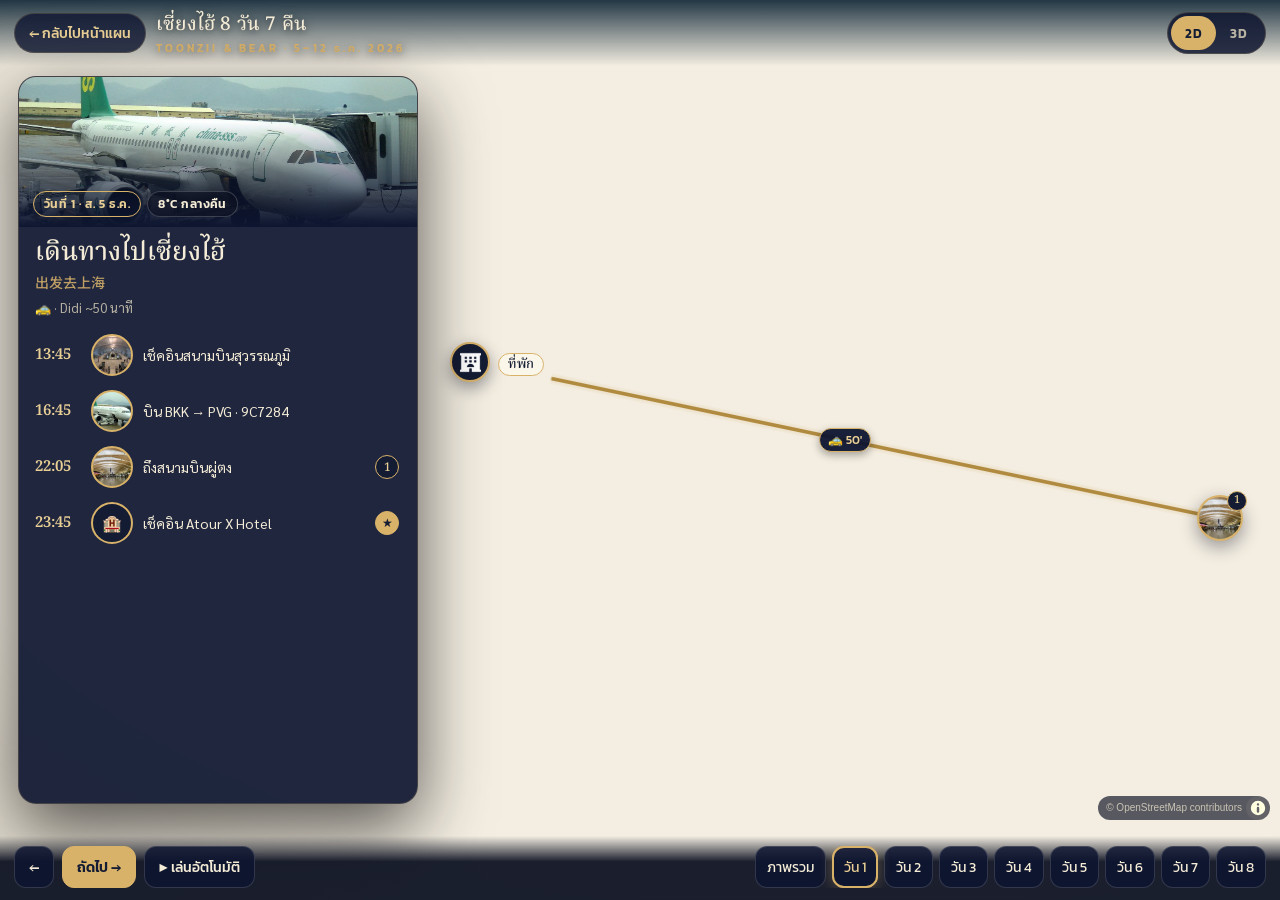
<file: tour.html>
<!DOCTYPE html>
<html lang="th">
<head>
<meta charset="utf-8">
<meta name="viewport" content="width=device-width, initial-scale=1, viewport-fit=cover">
<title>ทริปแบบแอนิเมชัน</title>
<meta name="theme-color" content="#0b1020">
<link rel="icon" href="favicon.ico">
<link rel="manifest" href="manifest.json">
<link rel="preconnect" href="https://fonts.googleapis.com">
<link href="https://fonts.googleapis.com/css2?family=Kanit:wght@400;600;700&family=Sarabun:wght@400;500;600&family=Noto+Sans+SC:wght@500&family=Noto+Serif+Thai:wght@400;500;600&display=swap" rel="stylesheet">
<link rel="stylesheet" href="vendor/maplibre/maplibre-gl.css">
<style>
:root{color-scheme:dark;--bg:#0b2333;--panel:#0f2e42f2;--line:#ffffff1f;--ink:#f7f1e6;--mute:#a9c3d0;--red:#e2453c;--gold:#f5c451;--teal:#0f3a54}
*{box-sizing:border-box;min-width:0}
html,body{margin:0;height:100%;position:fixed;inset:0;width:100%;background:var(--bg);color:var(--ink);font:16px/1.5 Sarabun,system-ui,sans-serif;overflow:hidden}
#map{position:fixed;inset:0;z-index:0;isolation:isolate;background:#dfe6e8}
/* wintery, slightly desaturated real map */
.vignette{position:fixed;inset:0;pointer-events:none;z-index:400;background:radial-gradient(120% 90% at 65% 45%,transparent 55%,#0b233399 100%)}
body.incity 
/* top bar */
.top{position:fixed;top:0;left:0;right:0;z-index:600;display:flex;align-items:center;gap:10px;padding:calc(10px + env(safe-area-inset-top)) 14px 10px;background:linear-gradient(#0b2333e6,#0b233300);pointer-events:none}
.top>*{pointer-events:auto}
.back{display:inline-flex;align-items:center;min-height:40px;padding:0 14px;border-radius:999px;background:#0b2333cc;border:1px solid var(--line);color:var(--gold);font:600 14px Kanit,sans-serif;text-decoration:none}
.brand{font:700 18px Kanit,sans-serif;text-shadow:0 2px 10px #000a}
.brand small{display:block;font:400 12px Sarabun,sans-serif;color:var(--gold)}

/* card */
.card{position:fixed;z-index:650;left:18px;top:76px;bottom:96px;width:min(400px,38vw);display:flex;flex-direction:column;background:var(--panel);border:1px solid var(--line);border-radius:18px;box-shadow:0 20px 60px #0008;overflow:hidden;transition:opacity .5s,transform .6s cubic-bezier(.2,.8,.2,1)}
.card.out{opacity:0;transform:translateX(-24px)}
.cover{position:relative;flex:none;height:150px;background:#123 center/cover no-repeat}
.cover::after{content:"";position:absolute;inset:0;background:linear-gradient(#0000 35%,#0f2e42 100%)}
.cover .chips{position:absolute;left:14px;bottom:10px;z-index:1;display:flex;gap:6px;flex-wrap:wrap}
.chip{background:var(--gold);color:#3b2700;font:600 13px Kanit,sans-serif;padding:3px 10px;border-radius:99px;white-space:nowrap}
.chip.t{background:#0b2333cc;color:var(--ink);border:1px solid var(--line)}
.head{flex:none;padding:10px 16px 6px}
.head h2{margin:0;font:700 24px/1.15 Kanit,sans-serif;text-wrap:balance}
.head .zh{margin:2px 0 0;color:var(--mute);font:500 14px "Noto Sans SC",sans-serif}
.list{position:relative;flex:1;overflow:auto;padding:4px 10px 12px;overscroll-behavior:contain}
.it{display:grid;grid-template-columns:46px 54px 1fr 26px;gap:10px;align-items:center;padding:7px 6px;border-radius:12px;cursor:pointer;transition:background .2s}
.it:hover,.it.act{background:#ffffff14}
.it .tm{color:var(--gold);font:600 14px Kanit,sans-serif;font-variant-numeric:tabular-nums}
.it .ph{width:54px;height:40px;border-radius:8px;background:#1b3d52 center/cover no-repeat;display:grid;place-items:center;font-size:18px}
.it .tx{font-size:14px;line-height:1.35}
.b{display:inline-grid;place-items:center;width:24px;height:24px;border-radius:50%;background:var(--red);color:#fff;font:600 12px Kanit,sans-serif;border:2px solid #fff}
.b.h{background:var(--gold);color:#3b2700}
.ov p{margin:8px 0;color:var(--mute)} .ov b{color:var(--ink)}

/* markers */
.pin{width:30px;height:30px;border-radius:50%;background:var(--red);border:3px solid #fff;color:#fff;font:700 13px Kanit,sans-serif;display:grid;place-items:center;box-shadow:0 4px 12px #0007;transform:scale(0);animation:pop .45s cubic-bezier(.3,1.6,.5,1) forwards}
.pin.act{background:var(--gold);color:#3b2700;transform:scale(1.25)!important;animation:none;box-shadow:0 0 0 8px #f5c45155,0 4px 12px #0007}
@keyframes pop{to{transform:scale(1)}}
.star{font-size:30px;line-height:30px;text-align:center;filter:drop-shadow(0 3px 4px #0008)}
.star span{position:absolute;left:30px;top:4px;white-space:nowrap;font:600 13px Kanit,sans-serif;color:#0f3a54;background:#fffd;padding:1px 8px;border-radius:99px}
.city{font:700 15px Kanit,sans-serif;color:#fff;background:#e2453c;border:2px solid #fff;border-radius:99px;padding:2px 10px;white-space:nowrap;box-shadow:0 4px 12px #0007;transform:translate(-10%,-50%);display:inline-block}
.plane{font-size:34px;line-height:34px;filter:drop-shadow(0 4px 6px #0009);transition:none}
.rt{stroke-dasharray:2 12;stroke-linecap:round}
.arc{stroke-dasharray:3 10;stroke-linecap:round}

.seg{display:inline-block;transform:translate(-50%,-50%) scale(0);white-space:nowrap;font:600 12px Kanit,sans-serif;color:#0f3a54;background:#fffffff0;border:1.5px solid #e2453c;border-radius:99px;padding:2px 8px;box-shadow:0 3px 8px #0005;animation:pop2 .4s ease-out forwards}
.seg.act{background:#e2453c;color:#fff;border-color:#fff}
@keyframes pop2{to{transform:translate(-50%,-50%) scale(1)}}
.legs{margin:6px 0 0;font-size:13px;color:var(--mute)}
.storyb{margin-top:8px;min-height:36px;padding:0 12px;font-size:13px;background:#e2453c;border-color:#e2453c;color:#fff}
.storyb:hover{background:#c93a32}
.story-pop .maplibregl-popup-content{padding:0;border-radius:14px;overflow:hidden;background:#0d1530;color:#f7f1e6;box-shadow:0 12px 30px #0009}
.story-pop .maplibregl-popup-content{width:240px}
.story-pop .maplibregl-popup-tip{border-top-color:#0d1530!important}
.sp-img{height:140px;background:#123 center/cover no-repeat}
.sp-t{padding:8px 12px 10px;font:14px/1.4 Sarabun,sans-serif}
.sp-t b{color:#f5c451;font-family:Kanit,sans-serif;margin-right:4px}
@media(max-width:820px){.story-pop .maplibregl-popup-content{width:180px}.sp-img{height:84px}.sp-t{font-size:13px;padding:6px 10px 8px}}

/* ---- motion ---- */
:root{view-transition-name:none}
::view-transition{pointer-events:none}
.card{view-transition-name:card}
.cover{view-transition-name:cover}
.head h2{view-transition-name:ttl}
.vtpic .card,.vtpic .cover,.vtpic .head h2{view-transition-name:none}
::view-transition-group(*){animation-duration:.6s;animation-timing-function:cubic-bezier(.2,.85,.25,1)}
::view-transition-old(card){animation:.2s ease-in both vt-fade}
::view-transition-new(card){animation:.4s .08s ease-out both vt-show}
@keyframes vt-show{from{opacity:0}}
::view-transition-old(ttl){animation:.22s ease-in both vt-out}
::view-transition-new(ttl){animation:.45s .14s cubic-bezier(.2,.85,.25,1) both vt-in}
::view-transition-old(cover){animation:.5s ease both vt-fade}
::view-transition-new(cover){animation:.6s cubic-bezier(.2,.85,.25,1) both vt-zoom}
::view-transition-group(pic){animation-duration:.55s;animation-timing-function:cubic-bezier(.3,1.25,.45,1);z-index:9}
::view-transition-old(pic),::view-transition-new(pic){height:100%;object-fit:cover;border-radius:10px;overflow:hidden}
@keyframes vt-out{to{opacity:0;transform:translateY(-10px)}}
@keyframes vt-in{from{opacity:0;transform:translateY(12px)}}
@keyframes vt-fade{to{opacity:0}}
@keyframes vt-zoom{from{opacity:0;transform:scale(1.06)}}
.cover{overflow:hidden}
.cv{position:absolute;inset:0;background:#123 center/cover no-repeat;animation:kb 1.4s cubic-bezier(.2,.8,.3,1) both}
@keyframes kb{from{transform:scale(1.07)}to{transform:scale(1)}}
.it{animation:itin .5s cubic-bezier(.2,.85,.25,1) both;animation-delay:calc(var(--i,0) * 45ms + 120ms)}
@keyframes itin{from{opacity:0;transform:translateX(-14px)}}
.it .ph{transition:transform .3s cubic-bezier(.3,1.4,.5,1)}
.it.act .ph{transform:scale(1.08)}
.pin{transition:background .3s,color .3s,box-shadow .3s}
.seg{transition:background .3s,color .3s,border-color .3s}
button{transition:transform .14s,background .2s,color .2s}
button:active{transform:scale(.95)}
.dots{position:relative}
.dots button[aria-current=true]{border-color:#ffffff30}
.pill{position:absolute;left:0;top:0;border:2px solid var(--gold);border-radius:12px;pointer-events:none;opacity:0;box-shadow:0 0 14px #f5c45155;transition:transform .5s cubic-bezier(.3,1.3,.45,1),width .5s cubic-bezier(.3,1.3,.45,1),opacity .3s}
.pill.on{opacity:1}
.prog{display:flex;gap:4px;margin-top:10px;transition:opacity .4s}
.prog.done{opacity:0}
.prog i{flex:1;height:3px;border-radius:3px;background:#ffffff26;overflow:hidden}
.prog b{display:block;height:100%;background:var(--gold);transform:scaleX(0);transform-origin:left;transition:transform linear}
.prog i.on b{transform:scaleX(1)}
.story-pop .maplibregl-popup-content{transform-origin:50% 100%;animation:spop .5s cubic-bezier(.3,1.45,.5,1) both}
@keyframes spop{from{opacity:0;transform:translateY(10px) scale(.82)}}
.sp-t{animation:vt-in .4s .18s cubic-bezier(.2,.85,.25,1) both}
@media(prefers-reduced-motion:reduce){::view-transition-group(*),::view-transition-old(*),::view-transition-new(*){animation:none!important}.cv,.it,.story-pop .maplibregl-popup-content,.sp-t{animation:none}.pill{transition:none}}
/* controls */
.bar{position:fixed;z-index:700;left:0;right:0;bottom:0;padding:10px 14px calc(12px + env(safe-area-inset-bottom));display:flex;align-items:center;gap:8px;background:linear-gradient(#0b233300,#0b2333ee 40%);flex-wrap:wrap}
button{font:600 14px Kanit,sans-serif;min-height:42px;padding:0 14px;border-radius:12px;border:1px solid #ffffff30;background:#103c55;color:var(--ink);cursor:pointer}
button:hover{background:#155070}button:focus-visible{outline:3px solid var(--gold);outline-offset:2px}
button:disabled{opacity:.4;cursor:default}
.pri{background:var(--gold);color:#3b2700;border-color:var(--gold)}
.dots{display:flex;gap:6px;overflow-x:auto;margin-left:auto;scrollbar-width:none}
.dots::-webkit-scrollbar{display:none}
.dots button{padding:0 11px;font-weight:400;flex:none}
.dots button[aria-current=true]{border-color:var(--gold);color:var(--gold)}
.maplibregl-ctrl-attrib{font-size:10px}
.maplibregl-ctrl-bottom-right{bottom:70px}


/* ===== luxe theme (matches the presentation) ===== */
:root{--bg:#0b1020;--panel:#0d1530eb;--line:#d9b26a33;--ink:#f5ecd7;--mute:#b9b3a3;--gold:#d9b26a;--gold2:#e9cf95;--navy:#141c33;--serif:'Noto Serif Thai',Georgia,serif}
#map{background:#0b1020}
.tl-dark,.tl-light{transition:opacity 1.2s ease}
.tl-light{opacity:0!important;filter:sepia(.32) saturate(.9) brightness(1.04)}
.tl-ref{filter:sepia(.4) saturate(.7) contrast(.9)}
body.incity .tl-ref{opacity:.75!important}
#map .tl-osm{filter:invert(.92) hue-rotate(190deg) saturate(.45) brightness(.8);transition:filter 1.2s}
body.incity #map .tl-osm{filter:sepia(.3) saturate(.6) brightness(1.03)}
#map .tl-dark{filter:sepia(.4) hue-rotate(185deg) saturate(1.6) brightness(.8)}
body.incity .tl-light{opacity:1!important}
body.incity .tl-dark{opacity:0!important}
.vignette{background:radial-gradient(120% 90% at 65% 45%,transparent 55%,#0b102099 100%)}
body.incity .vignette{background:radial-gradient(120% 90% at 65% 45%,transparent 60%,#3a2c1033 100%)}
.top{background:linear-gradient(#0b1020e6,#0b102000)}
.back{background:#0d1530cc;border-color:var(--line);color:var(--gold2);font-weight:500}
.brand{font:500 19px var(--serif);letter-spacing:.01em}
.brand small{font:600 11px Kanit,sans-serif;letter-spacing:.28em;color:var(--gold);text-transform:uppercase}
.card{background:var(--panel);border:1px solid var(--line);box-shadow:0 24px 70px #000a}
.cover::after{background:linear-gradient(#0000 30%,#0d1530 100%)}
.chip{background:transparent;color:var(--gold2);border:1px solid var(--gold);font:600 12px Kanit,sans-serif;letter-spacing:.04em}
.chip.t{background:#0b1020aa;color:var(--ink);border-color:#ffffff30}
.head h2{font:500 26px/1.25 var(--serif);color:var(--ink)}
.head .zh{color:var(--gold);opacity:.85}
.legs{color:var(--mute)}
.it:hover,.it.act{background:#d9b26a1c}
.it .tm{color:var(--gold2);font:600 15px var(--serif)}
.it .ph{width:42px;height:42px;border-radius:50%;border:2px solid var(--gold);background-color:var(--navy);font-size:16px}
.it{grid-template-columns:46px 42px 1fr 26px}
.it .tx{color:var(--ink)}
.b{background:var(--navy);color:var(--gold2);border:1.5px solid var(--gold);font:500 12px var(--serif)}
.b.h{background:var(--gold);color:var(--navy)}
.storyb{background:transparent;border:1px solid var(--gold);color:var(--gold2)}
.storyb:hover{background:#d9b26a22}
.prog b{background:var(--gold)}
/* overview day list */
.ovl{display:flex;flex-direction:column;gap:2px;padding:0 4px 4px}
.ovr{display:grid;grid-template-columns:40px 1fr auto;gap:12px;align-items:center;padding:4px 8px;border-radius:12px;cursor:pointer;transition:background .2s;animation:itin .5s cubic-bezier(.2,.85,.25,1) both;animation-delay:calc(var(--i,0) * 55ms + 150ms)}
.ovr:hover{background:#d9b26a1c}
.ovr .ph{width:40px;height:40px;border-radius:50%;border:2px solid var(--gold);background:var(--navy) center/cover no-repeat}
.ovr b{display:block;font:500 14.5px/1.25 var(--serif);color:var(--ink)}
.ovr small{display:block;font:600 10.5px Kanit,sans-serif;letter-spacing:.2em;color:var(--gold)}
.ovr em{font:400 12px Sarabun,sans-serif;font-style:normal;color:var(--mute);white-space:nowrap}
.ovsum{margin:2px 10px 10px;padding:10px 0 2px;border-top:1px solid var(--line);color:var(--mute);font-size:13px}
.ovsum b{color:var(--gold2);font-weight:600}
.offw{margin:0 10px 12px;padding:10px 12px;border:1px dashed var(--line);border-radius:12px;font-size:12.5px;color:var(--mute);line-height:1.45}
.offw button{width:100%;margin-bottom:6px;background:transparent;border:1px solid var(--gold);color:var(--gold2);min-height:40px}
.offw button:hover{background:#d9b26a22}.offw button:disabled{opacity:.75;cursor:default}
.offw button.ok{border-color:#6fbf8e;color:#9fdcb4}
.offw .pbar{height:3px;border-radius:3px;background:#ffffff1f;overflow:hidden;margin:-2px 0 6px;display:none}
.offw .pbar i{display:block;height:100%;width:0;background:var(--gold);transition:width .3s}
.offw.run .pbar{display:block}
/* map marks */
.mpin{width:46px;height:46px;border-radius:50%;border:2.5px solid var(--gold);background:var(--navy) center/cover no-repeat;box-shadow:0 6px 18px #0b102066;position:relative;transform:scale(0);animation:pop .5s cubic-bezier(.3,1.5,.5,1) forwards;transition:box-shadow .3s}
.mpin i{position:absolute;right:-6px;top:-6px;width:20px;height:20px;border-radius:50%;background:var(--navy);border:1.5px solid var(--gold);color:var(--gold2);font:500 11px/17px var(--serif);text-align:center;font-style:normal}
.mpin.act{transform:scale(1.22)!important;animation:none;box-shadow:0 0 0 6px #d9b26a55,0 8px 22px #0b102077}
.mpin.noimg{display:grid;place-items:center;color:var(--gold2);font:500 17px var(--serif)}
.hstar{width:40px;height:40px;border-radius:50%;background:var(--navy) url(img/present/hotel.png) center/58% no-repeat;border:2px solid var(--gold);box-shadow:0 6px 16px #0b102066;position:relative}
.hstar span{position:absolute;left:46px;top:9px;white-space:nowrap;font:500 13px var(--serif);color:var(--navy);background:#fbf6ea;border:1px solid var(--gold);padding:0 9px;border-radius:99px}
.ctag{display:flex;align-items:center;gap:10px;transform:translate(-9px,-9px);white-space:nowrap;pointer-events:none}
.ctag .cd{flex:none;width:18px;height:18px;border-radius:50%;background:var(--gold2);box-shadow:0 0 0 0 #e9cf9599;animation:pulse 2.2s ease-out infinite}
.ctag .cn{font:500 17px var(--serif);color:#f5ecd7;text-shadow:0 2px 10px #000c;letter-spacing:.02em}
.ctag .cn small{display:block;font:600 10px Kanit,sans-serif;letter-spacing:.3em;color:var(--gold)}
@keyframes pulse{0%{box-shadow:0 0 0 0 #e9cf9599}80%,100%{box-shadow:0 0 0 18px #e9cf9500}}
body.incity .ctag .cd{animation:none}
.plane2{filter:drop-shadow(0 0 8px #e9cf95aa) drop-shadow(0 4px 6px #0009)}
.plane2 svg{width:36px;height:36px;display:block}
.arcg{filter:drop-shadow(0 0 6px #e9cf95)}
.seg{color:var(--gold2);background:#0d1530f2;border:1px solid var(--gold);font:500 12px Kanit,sans-serif}
.seg.act{background:var(--gold);color:var(--navy);border-color:var(--gold2)}
.story-pop .maplibregl-popup-content{background:#0d1530;border:1px solid var(--gold);color:var(--ink)}

.sp-t{font:500 15px/1.4 var(--serif)}
.sp-t b{color:var(--gold2);font:600 15px var(--serif)}
/* controls */
.bar{background:linear-gradient(#0b102000,#0b1020ee 40%)}
button{background:#0d1530d9;border-color:#ffffff26;font-weight:500}
button:hover{background:#1a2442}
.pri{background:var(--gold);color:var(--navy);border-color:var(--gold);font-weight:600}
.pri:hover{background:var(--gold2)}
.dots button[aria-current=true]{color:var(--gold2)}
.pill{border-color:var(--gold);box-shadow:0 0 14px #d9b26a55}
.maplibregl-ctrl-attrib,.maplibregl-ctrl-attrib.maplibregl-compact{background:#0b1020aa!important;color:#c9c3b3}
.maplibregl-ctrl-attrib a{color:var(--gold2)!important}
.maplibregl-ctrl-attrib-button{filter:invert(1) sepia(1) saturate(2)}

/* 3D / 2D switch */
.dim{margin-left:auto;display:flex;padding:3px;border-radius:999px;background:#0d1530d9;border:1px solid var(--line)}
.dim button{min-height:34px;padding:0 14px;border:0;border-radius:999px;background:transparent;color:var(--mute);font:600 13px Kanit,sans-serif;letter-spacing:.06em}
.dim button[aria-pressed=true]{background:var(--gold);color:var(--navy)}
@media(max-width:480px){.brand{display:none}.dim button{padding:0 12px}}

/* ===== 3D map extras ===== */
.mk .seg{transform:scale(0);animation-name:pop3}
@media(max-width:820px){.card{transition:max-height .6s cubic-bezier(.2,.8,.25,1),opacity .5s,transform .6s}body.storying .card{max-height:26vh}body.storying .top{opacity:0;transition:opacity .4s}}
@keyframes pop3{to{transform:scale(1)}}
#map{background:#0e1428;transition:background 1.2s}
body.incity #map{background:#f4eee2}
.mk{will-change:transform}
.plane3{position:relative;width:44px;height:44px}
.plane3 .sh{position:absolute;left:50%;top:50%;width:30px;height:12px;margin:-6px 0 0 -15px;border-radius:50%;background:#0008;filter:blur(4px)}
.plane3 .pb{position:absolute;inset:0;filter:drop-shadow(0 0 10px #e9cf95aa)}
.plane3 svg{width:100%;height:100%;display:block}
.trav{width:16px;height:16px;border-radius:50%;background:var(--gold2);border:2px solid #fff;box-shadow:0 0 0 6px #e9cf9555,0 4px 10px #0008;display:grid;place-items:center;font-size:15px;line-height:1}
.trav span{position:absolute;bottom:18px;left:50%;transform:translateX(-50%);font-size:20px;filter:drop-shadow(0 2px 3px #0008)}
/* the two of us: head stickers riding the route */
.duo{position:relative;width:96px;height:78px;pointer-events:none;transition:translate .5s cubic-bezier(.3,1.3,.5,1)}
.duo.at{translate:-64px 40px}
.duo .dot{position:absolute;left:50%;bottom:-6px;width:12px;height:12px;margin-left:-6px;border-radius:50%;background:var(--gold2);border:2px solid #fff;box-shadow:0 0 0 5px #e9cf9555,0 3px 8px #0007}
.duo img{position:absolute;bottom:8px;height:58px;width:auto;filter:drop-shadow(0 4px 5px #0007);transform-origin:50% 100%;transition:bottom .35s,height .35s}
.duo .ha{left:2px;z-index:1}
.duo .hb{left:40px;z-index:2}
.duo .veh{position:absolute;left:50%;bottom:-4px;transform:translateX(-50%) scale(0);font-size:42px;line-height:1;filter:drop-shadow(0 3px 4px #0007);transition:transform .35s cubic-bezier(.3,1.5,.5,1);z-index:3}
.duo.walk .ha{animation:bob .38s ease-in-out infinite alternate}
.duo.walk .hb{animation:bob .38s .19s ease-in-out infinite alternate}
.duo.car img{bottom:26px;height:44px}
.duo.car .veh{transform:translateX(-50%) scale(1)}
.duo.car{animation:rumble .25s linear infinite alternate}
.duo.hop img{animation:hop .55s cubic-bezier(.3,1.6,.5,1)}
.duo.hop .hb{animation-delay:.08s}
.duo.at .dot{opacity:0}
@keyframes bob{from{transform:translateY(0) rotate(-7deg)}to{transform:translateY(-7px) rotate(7deg)}}
@keyframes rumble{from{transform:translateY(0)}to{transform:translateY(-1.5px)}}
.duo.car .veh.r{transform:translateX(-50%) scale(-1,1)}
.duo.train img{bottom:30px;height:40px}
.duo.train .veh{font-size:50px}
.duo.train{animation:rumble .18s linear infinite alternate}
.fp{width:12px;height:12px;pointer-events:none}
.fp i{position:absolute;left:2.5px;top:0;width:7px;height:11px;border-radius:50% 50% 42% 42%;background:#4a3714;box-shadow:0 0 0 1.5px #fff8;opacity:0;animation:fp 2.6s ease-out forwards}
.fp i.l{translate:-5px 0}.fp i.r{translate:5px 0}
@keyframes fp{0%{opacity:0;scale:.5}8%{opacity:.9;scale:1}55%{opacity:.75}100%{opacity:0}}
.puffs{position:relative;width:1px;height:1px;pointer-events:none}
.puffs i{position:absolute;left:-8px;top:-8px;width:16px;height:16px;border-radius:50%;background:#d8ccb0;opacity:0;animation:puff .9s ease-out forwards}
.puffs i:nth-child(1){--x:-26px;--y:-6px}.puffs i:nth-child(2){--x:-14px;--y:-18px;animation-delay:.08s}.puffs i:nth-child(3){--x:-34px;--y:-16px;animation-delay:.16s;width:12px;height:12px}.puffs i:nth-child(4){--x:-20px;--y:4px;animation-delay:.12s;width:10px;height:10px}
@keyframes puff{0%{opacity:.85;transform:translate(0,0) scale(.4)}100%{opacity:0;transform:translate(var(--x),var(--y)) scale(1.5)}}

/* ---- emoji bubble over the heads ---- */
.duo .bub{position:absolute;left:-40px;bottom:30px;width:44px;height:44px;display:grid;place-items:center;font-size:25px;line-height:1;background:#fffaf0;border-radius:50%;box-shadow:0 6px 16px #0005,0 0 0 2px #e9cf95;z-index:4;animation:bub 3.3s cubic-bezier(.3,1.5,.5,1) forwards}
.duo .bub::after{content:"";position:absolute;right:-7px;top:50%;margin-top:-6px;border:6px solid transparent;border-left-color:#fffaf0;border-right:0}
@keyframes bub{0%{opacity:0;transform:translateY(14px) scale(.2)}14%{opacity:1;transform:translateY(-4px) scale(1.18)}24%{transform:translateY(0) scale(1)}78%{opacity:1;transform:translateY(-6px) scale(1)}100%{opacity:0;transform:translateY(-20px) scale(.9)}}
/* ---- time of day: tint over the map (markers stay untinted) ---- */
.sky{position:absolute;inset:0;pointer-events:none;mix-blend-mode:multiply}
.sky i{position:absolute;inset:0;opacity:0;transition:opacity 1.6s ease}
.sky .m{background:linear-gradient(180deg,#c6dcff 0%,#fff6e4 70%)}
.sky .g{background:linear-gradient(180deg,#ffd58a 0%,#ffe9c2 80%)}
.sky .d{background:linear-gradient(180deg,#7a63c9 0%,#ff9a6a 62%,#ffd29a 100%)}
.sky.m .m{opacity:.3}.sky.g .g{opacity:.4}.sky.d .d{opacity:.46}
/* ---- fireworks + light beams ---- */
.fw{position:relative;width:1px;height:1px;pointer-events:none}
.fw .burst{position:absolute;width:0;height:0}
.fw .burst::before{content:"";position:absolute;left:-40px;top:-40px;width:80px;height:80px;border-radius:50%;background:radial-gradient(var(--c),transparent 65%);opacity:0;animation:fwg 1.9s ease-out infinite;animation-delay:inherit}
.fw .burst i{position:absolute;left:-2.5px;top:-2.5px;width:5px;height:5px;border-radius:50%;background:var(--c);box-shadow:0 0 8px 2px var(--c);opacity:0;animation:fwp 1.9s cubic-bezier(.1,.75,.3,1) infinite;animation-delay:inherit}
@keyframes fwp{0%{opacity:0;transform:rotate(var(--a)) translateY(0) scale(1)}6%{opacity:1}65%{opacity:.95}100%{opacity:0;transform:rotate(var(--a)) translateY(-54px) scale(.25)}}
@keyframes fwg{0%{opacity:0}6%{opacity:.55}40%{opacity:0}100%{opacity:0}}
.beams{position:relative;width:1px;height:1px;pointer-events:none}
.beams::after{content:"";position:absolute;left:-70px;top:-40px;width:140px;height:60px;border-radius:50%;background:radial-gradient(#ffe7a8aa,transparent 70%);animation:beamIn 1s forwards;opacity:0}
.beams i{position:absolute;bottom:0;width:12px;height:340px;margin-left:-6px;transform-origin:50% 100%;background:linear-gradient(to top,rgba(255,236,170,.85),rgba(255,236,170,0));filter:blur(3px);mix-blend-mode:screen;opacity:0;animation:beamIn 1s forwards,swing var(--d) ease-in-out infinite alternate}
@keyframes beamIn{to{opacity:1}}
@keyframes swing{from{transform:rotate(var(--r0))}to{transform:rotate(var(--r1))}}
/* ---- end-of-day passport stamp ---- */
.fin{position:fixed;z-index:660;left:calc(50% + min(210px,19vw));top:46%;transform:translate(-50%,-50%);display:flex;flex-direction:column;align-items:center;gap:14px;cursor:pointer;transition:opacity .45s,transform .45s}
.fin.out{opacity:0;transform:translate(-50%,-56%)}
.stamp{width:min(230px,52vw);aspect-ratio:1;color:var(--ink,#b8323a);opacity:0;--r:-9deg;animation:slam .62s cubic-bezier(.2,.9,.25,1) .1s forwards;filter:drop-shadow(0 2px 0 #fff6)}
.stamp svg{width:100%;height:100%;display:block}
.fin .stamp{background:radial-gradient(#fbf6ea 0 64%,#efe4cc 70%,transparent 71%);border-radius:50%;filter:drop-shadow(0 16px 30px #000a)}
@keyframes slam{0%{opacity:0;transform:scale(2.7) rotate(calc(var(--r) - 14deg))}55%{opacity:.95;transform:scale(.9) rotate(var(--r))}72%{transform:scale(1.05) rotate(var(--r))}100%{opacity:.92;transform:scale(1) rotate(var(--r))}}
.fstats{display:flex;gap:8px;flex-wrap:wrap;justify-content:center;opacity:0;animation:fsIn .5s .7s forwards}
.fstats span{background:#141b35e6;color:#f6efe0;border:1px solid #e9cf9566;border-radius:999px;padding:7px 13px;font-size:14px;font-weight:600;white-space:nowrap;box-shadow:0 8px 20px #0006}
.fstats b{color:var(--gold2);font-size:17px;font-variant-numeric:tabular-nums}
@keyframes fsIn{from{opacity:0;transform:translateY(10px)}to{opacity:1;transform:none}}
#map.thud{animation:thud .32s ease-out}
@keyframes thud{0%,100%{transform:none}30%{transform:translate(2px,3px)}60%{transform:translate(-2px,-1px)}}
.passport{position:fixed;inset:0;z-index:670;display:grid;place-items:center;background:#0b1020b3;backdrop-filter:blur(3px);-webkit-backdrop-filter:blur(3px);opacity:0;animation:fsIn .5s forwards;cursor:pointer;transition:opacity .45s}
.passport.out{opacity:0}
.pp{width:min(620px,92vw);background:#f6efe0;color:#2a2416;border-radius:16px;padding:22px 20px 18px;box-shadow:0 30px 80px #000a;background-image:repeating-linear-gradient(0deg,#0000 0 27px,#c9a04f14 27px 28px)}
.pp h3{margin:0 0 2px;font-family:var(--serif,serif);font-size:20px;letter-spacing:.12em;text-align:center}
.pp p{margin:0 0 14px;text-align:center;font-size:13px;color:#7a6a48}
.pp .grid{display:grid;grid-template-columns:repeat(4,1fr);gap:10px}
.pp .stamp{width:100%;animation-duration:.5s}
@media(max-width:820px){.fin{left:50%;top:21%;gap:10px}.fin .stamp{width:min(158px,42vw)}.fstats span{padding:5px 11px;font-size:13px}.pp .grid{gap:6px}.pp h3{font-size:17px}}
@media(prefers-reduced-motion:reduce){.stamp,.fstats,.passport{animation:none;opacity:1}.duo .bub{animation-duration:.01s}}
@keyframes hop{0%{transform:translateY(0)}40%{transform:translateY(-14px) scale(1.08)}100%{transform:translateY(0)}}
.chapter{position:fixed;inset:0;z-index:640;display:grid;place-items:center;pointer-events:none;text-align:center;opacity:0;transition:opacity .7s}
.chapter.on{opacity:1}
.chapter div{transform:translateY(14px);transition:transform 1.4s cubic-bezier(.2,.8,.25,1)}
.chapter.on div{transform:none}
.chapter small{display:block;font:600 14px Kanit,sans-serif;letter-spacing:.6em;margin-right:-.6em;color:var(--gold2);text-shadow:0 2px 12px #000}
.chapter b{display:block;font:500 clamp(30px,5vw,58px)/1.2 var(--serif);color:#fbf4e2;text-shadow:0 4px 24px #000c,0 0 2px #000}
.chapter i{display:block;width:120px;height:1px;margin:14px auto 0;background:linear-gradient(90deg,#d9b26a00,#e9cf95,#d9b26a00)}
@media(min-width:821px){.chapter{left:min(440px,40vw)}}
@media(max-width:820px){.chapter{bottom:44vh}}
@media(max-width:820px){
  .card{left:10px;right:10px;width:auto;top:auto;bottom:118px;max-height:44vh}
  .cover{height:96px}
  .head h2{font-size:20px}
  .bar{gap:6px}
  .bar>button{flex:1;padding:0 8px;white-space:nowrap;font-size:13px}
  .dots{margin-left:0;width:100%}
  .card{bottom:calc(var(--barh,150px) + 6px)}
  .maplibregl-ctrl-bottom-right{top:calc(60px + env(safe-area-inset-top));bottom:auto}
  /* story mode on phones: card folds to a slim strip so the map gets the screen */
  body.storying .card{max-height:none}
  body.storying .card .cover,body.storying .card .zh,body.storying .card .legs,body.storying .card .list{display:none}
  body.storying.peek .card .list{display:block;max-height:28vh}
  body.storying .card .head{display:grid;grid-template-columns:1fr auto;align-items:center;gap:0 10px;padding:10px 14px 11px;cursor:pointer}
  body.storying .card .head h2{font-size:17px;white-space:nowrap;overflow:hidden;text-overflow:ellipsis}
  body.storying .card .head h2::after{content:" ⌃";color:var(--gold);font-size:13px;display:inline-block;transition:transform .3s}
  body.storying.peek .card .head h2::after{transform:rotate(180deg)}
  body.storying .storyb{margin:0;min-height:34px}
  body.storying .prog{grid-column:1/-1;margin-top:8px}
  body.autoplay .storyb{display:none}
}
@media(prefers-reduced-motion:reduce){</style>
</head>
<body>
<div id="map" aria-label="แผนที่ทริป"></div>
<div class="vignette"></div>
<div class="top"><a class="back" href="./">← กลับไปหน้าแผน</a><div class="brand">เซี่ยงไฮ้ 8 วัน 7 คืน<small>Toonzii &amp; Bear · 5–12 ธ.ค. 2026</small></div><div class="dim" role="group" aria-label="มุมมองแผนที่"><button type="button" data-d="2">2D</button><button type="button" data-d="3">3D</button></div></div>
<section class="card" id="card" aria-live="polite"></section>
<div class="chapter" id="chapter" aria-hidden="true"><div><small id="ch-s"></small><b id="ch-b"></b><i></i></div></div>
<div class="bar">
  <button id="prev">←</button>
  <button id="next" class="pri">ถัดไป →</button>
  <button id="auto">▶ เล่นอัตโนมัติ</button>
  <div class="dots" id="dots"></div>
</div>

<script src="vendor/maplibre/maplibre-gl.js"></script>
<script>
(function () {
var D = [{"ov": 1, "cover": "img/hd/hero-960.webp"}, {"d": "วันที่ 1 · ส. 5 ธ.ค.", "tp": "8°C กลางคืน", "h": "เดินทางไปเซี่ยงไฮ้", "zh": "出发去上海", "cover": "img/hd/spring-1280.webp", "iso": "2026-12-05", "pins": [[31.1525, 121.8018]], "route": [[31.1525, 121.8018], [31.2162, 121.4458]], "it": [{"t": "13:45", "title": "เช็คอินสนามบินสุวรรณภูมิ", "img": "img/hd/bkk-640.webp", "pin": null, "hotel": false, "em": "✈️", "fx": ""}, {"t": "16:45", "title": "บิน BKK → PVG · 9C7284", "img": "img/hd/spring-640.webp", "pin": null, "hotel": false, "em": "✈️", "fx": ""}, {"t": "22:05", "title": "ถึงสนามบินผู่ตง", "img": "img/hd/pvg-640.webp", "pin": 1, "hotel": false, "em": "✈️", "fx": ""}, {"t": "23:45", "title": "เช็คอิน Atour X Hotel", "img": null, "pin": null, "hotel": true, "em": "🏨", "fx": ""}], "suzhou": false, "segs": [{"a": [31.1525, 121.8018], "b": [31.2162, 121.4458], "m": "🚕", "min": 50}]}, {"d": "วันที่ 2 · อา. 6 ธ.ค.", "tp": "5–10°C", "h": "Wukang Road + Jing'an + West Nanjing Road", "zh": "武康路 + 静安寺 + 南京西路", "cover": "img/hd/wukang-1280.webp", "iso": "2026-12-06", "pins": [[31.2068, 121.4352], [31.2063, 121.4337], [31.216, 121.4376], [31.2253, 121.4407], [31.2222, 121.4347], [31.23, 121.4505], [31.2318, 121.4552], [31.2341, 121.4572]], "route": [[31.2162, 121.4458], [31.2068, 121.4352], [31.2063, 121.4337], [31.216, 121.4376], [31.2253, 121.4407], [31.2222, 121.4347], [31.23, 121.4505], [31.2318, 121.4552], [31.2341, 121.4572]], "it": [{"t": "10:50", "title": "ออกจากที่พัก เดินไป Wukang Road", "img": null, "pin": null, "hotel": false, "em": "🚶", "fx": ""}, {"t": "11:15", "title": "Grandma's Home (奶奶家) สาขา Wukang Road", "img": "img/grandmas-home.jpg", "pin": 1, "hotel": false, "em": "🥢", "fx": ""}, {"t": "12:30", "title": "เดินเล่น Wukang Road", "img": "img/hd/wukang-640.webp", "pin": 2, "hotel": false, "em": "📸", "fx": ""}, {"t": "13:30", "title": "13DE MARZO คาเฟ่หมีแฟลกชิป", "img": "img/hd/marzo-640.webp", "pin": 3, "hotel": false, "em": "🧸", "fx": ""}, {"t": "14:15", "title": "วัด Jing'an (静安寺)", "img": "img/hd/jingan-640.webp", "pin": 4, "hotel": false, "em": "🛕", "fx": ""}, {"t": "15:15", "title": "รองเท้า Pane สาขา Yongyuan Road", "img": "img/pane.jpg", "pin": 5, "hotel": false, "em": "👟", "fx": ""}, {"t": "16:00", "title": "เดินเล่น West Nanjing Road (南京西路)", "img": "img/hd/wnanjing-640.webp", "pin": 6, "hotel": false, "em": "🛍️", "fx": ""}, {"t": "16:45", "title": "Butterful & Creamorous (黄油与面包) แฟลกชิป", "img": "img/hd/butterful-640.webp", "pin": 7, "hotel": false, "em": "🥐", "fx": ""}, {"t": "17:30", "title": "Long Time Ago Mutton Shashlik (很久以前羊肉串) สาขา 8…", "img": "img/long-time-ago.jpg", "pin": 8, "hotel": false, "em": "🍢", "fx": ""}], "suzhou": false, "segs": [{"a": [31.2162, 121.4458], "b": [31.2068, 121.4352], "m": "🚕", "min": 10}, {"a": [31.2068, 121.4352], "b": [31.2063, 121.4337], "m": "🚶", "min": 5}, {"a": [31.2063, 121.4337], "b": [31.216, 121.4376], "m": "🚶", "min": 15}, {"a": [31.216, 121.4376], "b": [31.2253, 121.4407], "m": "🚕", "min": 10}, {"a": [31.2253, 121.4407], "b": [31.2222, 121.4347], "m": "🚶", "min": 10}, {"a": [31.2222, 121.4347], "b": [31.23, 121.4505], "m": "🚕", "min": 10}, {"a": [31.23, 121.4505], "b": [31.2318, 121.4552], "m": "🚶", "min": 5}, {"a": [31.2318, 121.4552], "b": [31.2341, 121.4572], "m": "🚶", "min": 5}]}, {"d": "วันที่ 3 · จ. 7 ธ.ค.", "tp": "4–8°C", "h": "Shanghai Disneyland", "zh": "上海迪士尼乐园", "cover": "img/hd/castle-1280.webp", "iso": "2026-12-07", "pins": [[31.1456, 121.6536]], "route": [[31.2162, 121.4458], [31.1456, 121.6536]], "it": [{"t": "07:00", "title": "ออกจากที่พัก ไป Disney", "img": "img/hd/disney-640.webp", "pin": null, "hotel": false, "em": "🚶", "fx": ""}, {"t": "08:30", "title": "Enchanted Storybook Castle", "img": "img/hd/castle-640.webp", "pin": 1, "hotel": false, "em": "🏰", "fx": ""}, {"t": "10:00", "title": "Zootopia + Tomorrowland", "img": "img/hd/zootopia-640.webp", "pin": 1, "hotel": false, "em": "🦊", "fx": ""}, {"t": "13:00", "title": "Adventure Isle", "img": "img/hd/adventure-640.webp", "pin": 1, "hotel": false, "em": "🧗", "fx": ""}, {"t": "15:00", "title": "Treasure Cove", "img": "img/hd/treasure-640.webp", "pin": 1, "hotel": false, "em": "🏴‍☠️", "fx": ""}, {"t": "18:00", "title": "มื้อเย็นในสวน", "img": null, "pin": 1, "hotel": false, "em": "🍽️", "fx": ""}, {"t": "21:15", "title": "Illuminate! + พลุ Magic All Around", "img": "img/hd/fireworks-640.webp", "pin": 1, "hotel": false, "em": "🎆", "fx": "fw"}, {"t": "22:00", "title": "กลับที่พัก", "img": null, "pin": null, "hotel": false, "em": "🚶", "fx": ""}], "suzhou": false, "segs": [{"a": [31.2162, 121.4458], "b": [31.1456, 121.6536], "m": "🚕", "min": 35}]}, {"d": "วันที่ 4 · อ. 8 ธ.ค.", "tp": "4–9°C", "h": "Nanjing Road + The Bund", "zh": "人民广场 + 外滩", "cover": "img/hd/bund-1280.webp", "iso": "2026-12-08", "pins": [[31.2381, 121.4726], [31.2368, 121.4702], [31.2395, 121.4745], [31.2401, 121.4866], [31.243, 121.483], [31.2465, 121.4835], [31.25, 121.494], [31.2422, 121.4861], [31.2386, 121.478]], "route": [[31.2162, 121.4458], [31.2381, 121.4726], [31.2368, 121.4702], [31.2395, 121.4745], [31.2401, 121.4866], [31.243, 121.483], [31.2465, 121.4835], [31.25, 121.494], [31.2422, 121.4861], [31.2386, 121.478]], "it": [{"t": "11:00", "title": "ออกจากที่พัก ไป People's Square", "img": null, "pin": null, "hotel": false, "em": "🚶", "fx": ""}, {"t": "11:30", "title": "Lai Lai Xiao Long Bao (莱莱小笼)", "img": "img/lailai.jpg", "pin": 1, "hotel": false, "em": "🥟", "fx": ""}, {"t": "13:30", "title": "No.1 Shopping Center (第一百货商业中心)", "img": "img/hd/no1dept-640.webp", "pin": 2, "hotel": false, "em": "🛍️", "fx": ""}, {"t": "14:30", "title": "Nanjing Road Pedestrian Street", "img": "img/hd/nanjing-640.webp", "pin": 3, "hotel": false, "em": "🛍️", "fx": ""}, {"t": "15:45", "title": "The Bund ถ่ายรูปตอนกลางวัน", "img": "img/hd/bundday-640.webp", "pin": 4, "hotel": false, "em": "📸", "fx": ""}, {"t": "16:15", "title": "Rockbund ย่านตึกเก่า (外滩源)", "img": "img/hd/rockbund-640.webp", "pin": 5, "hotel": false, "em": "📸", "fx": ""}, {"t": "17:00", "title": "Rei Flower Coffee Bar (汭REi·FLOWER COFFEE BAR)", "img": "img/hd/waibaidu-640.webp", "pin": 6, "hotel": false, "em": "☕", "fx": ""}, {"t": "18:00", "title": "Manner Coffee สาขา North Bund ริมแม่น้ำ", "img": "img/hd/northbund-640.webp", "pin": 7, "hotel": false, "em": "☕", "fx": ""}, {"t": "19:00", "title": "The Bund ชมวิวแม่น้ำหวงผู่", "img": "img/hd/bund-640.webp", "pin": 8, "hotel": false, "em": "📸", "fx": "beam"}, {"t": "20:00", "title": "Dongsheng Self-service Cuisine (东盛自助料理) บุฟเฟต์", "img": "img/hd/dongsheng-640.webp", "pin": 9, "hotel": false, "em": "🍣", "fx": ""}], "suzhou": false, "segs": [{"a": [31.2162, 121.4458], "b": [31.2381, 121.4726], "m": "🚕", "min": 15}, {"a": [31.2381, 121.4726], "b": [31.2368, 121.4702], "m": "🚶", "min": 5}, {"a": [31.2368, 121.4702], "b": [31.2395, 121.4745], "m": "🚶", "min": 5}, {"a": [31.2395, 121.4745], "b": [31.2401, 121.4866], "m": "🚶", "min": 15}, {"a": [31.2401, 121.4866], "b": [31.243, 121.483], "m": "🚶", "min": 5}, {"a": [31.243, 121.483], "b": [31.2465, 121.4835], "m": "🚶", "min": 5}, {"a": [31.2465, 121.4835], "b": [31.25, 121.494], "m": "🚕", "min": 10}, {"a": [31.25, 121.494], "b": [31.2422, 121.4861], "m": "🚶", "min": 15}, {"a": [31.2422, 121.4861], "b": [31.2386, 121.478], "m": "🚶", "min": 10}]}, {"d": "วันที่ 5 · พ. 9 ธ.ค.", "tp": "3–9°C", "h": "Canton 8 + West Bund + Xintiandi", "zh": "喜粤8号 + 西岸 + 新天地", "cover": "img/hd/xintiandi-1280.webp", "iso": "2026-12-09", "pins": [[31.218, 121.4568], [31.2065, 121.4743], [31.1749, 121.4574], [31.2219, 121.4704], [31.2185, 121.4706], [31.2245, 121.468], [31.2208, 121.46], [31.2175, 121.4545]], "route": [[31.2162, 121.4458], [31.218, 121.4568], [31.2065, 121.4743], [31.1749, 121.4574], [31.2219, 121.4704], [31.2185, 121.4706], [31.2245, 121.468], [31.2208, 121.46], [31.2175, 121.4545]], "it": [{"t": "09:45", "title": "Pushing Coffee คาเฟ่น้องหมา", "img": "img/pushing.jpg", "pin": 1, "hotel": false, "em": "☕", "fx": ""}, {"t": "11:15", "title": "Canton 8 (喜粤8号) สาขา Runan Street", "img": "img/canton8.jpg", "pin": 2, "hotel": false, "em": "🥢", "fx": ""}, {"t": "13:00", "title": "Gate M West Bund Dream Center (西岸梦中心)", "img": "img/hd/westbund-640.webp", "pin": 3, "hotel": false, "em": "🎡", "fx": ""}, {"t": "16:00", "title": "Xintiandi (新天地)", "img": "img/hd/xintiandi-640.webp", "pin": 4, "hotel": false, "em": "🏮", "fx": ""}, {"t": "16:45", "title": "New York Bagelous Museum", "img": "img/hd/bagel-640.webp", "pin": 5, "hotel": false, "em": "🥯", "fx": ""}, {"t": "17:30", "title": "รองเท้า Pane ที่ TX Huaihai", "img": "img/pane.jpg", "pin": 6, "hotel": false, "em": "👟", "fx": ""}, {"t": "18:30", "title": "New Sukiyaki (牛New寿喜烧) สาขา Huaihai Middle Road", "img": "img/new-sukiyaki.jpg", "pin": 7, "hotel": false, "em": "🍲", "fx": ""}, {"t": "20:00", "title": "เดินถนน Huaihai Road กลับที่พัก", "img": "img/hd/huaihai-640.webp", "pin": 8, "hotel": false, "em": "🛍️", "fx": ""}], "suzhou": false, "segs": [{"a": [31.2162, 121.4458], "b": [31.218, 121.4568], "m": "🚶", "min": 20}, {"a": [31.218, 121.4568], "b": [31.2065, 121.4743], "m": "🚕", "min": 15}, {"a": [31.2065, 121.4743], "b": [31.1749, 121.4574], "m": "🚕", "min": 15}, {"a": [31.1749, 121.4574], "b": [31.2219, 121.4704], "m": "🚕", "min": 20}, {"a": [31.2219, 121.4704], "b": [31.2185, 121.4706], "m": "🚶", "min": 5}, {"a": [31.2185, 121.4706], "b": [31.2245, 121.468], "m": "🚶", "min": 10}, {"a": [31.2245, 121.468], "b": [31.2208, 121.46], "m": "🚶", "min": 10}, {"a": [31.2208, 121.46], "b": [31.2175, 121.4545], "m": "🚶", "min": 40}]}, {"d": "วันที่ 6 · พฤ. 10 ธ.ค.", "tp": "4–10°C", "h": "ซูโจวเต็มวัน + ชุดฮั่นฝู", "zh": "苏州一日游 · 拙政园 + 平江路 + 山塘街", "cover": "img/hd/sz-garden-1280.webp", "iso": "2026-12-10", "pins": [[31.3325, 120.6058], [31.3264, 120.6258], [31.3177, 120.6303], [31.3243, 120.6222], [31.3185, 120.604], [31.319, 120.606]], "route": [[31.3325, 120.6058], [31.3264, 120.6258], [31.3177, 120.6303], [31.3243, 120.6222], [31.3185, 120.604], [31.319, 120.606]], "it": [{"t": "08:00", "title": "ไปสถานีรถไฟเซี่ยงไฮ้ (上海站)", "img": "img/hd/sz-shstation-640.webp", "pin": null, "hotel": false, "em": "🚶", "fx": ""}, {"t": "08:40", "title": "รถไฟความเร็วสูง ไปซูโจว (苏州站)", "img": "img/hd/sz-train-640.webp", "pin": 1, "hotel": false, "em": "🚶", "fx": ""}, {"t": "09:30", "title": "Humble Administrator's Garden (拙政园)", "img": "img/hd/sz-garden-640.webp", "pin": 2, "hotel": false, "em": "🌿", "fx": ""}, {"t": "11:00", "title": "เช่าชุดฮั่นฝู + ถ่ายรูป Pingjiang Road (平江路)", "img": "img/hd/sz-pingjiang-640.webp", "pin": 3, "hotel": false, "em": "👘", "fx": ""}, {"t": "13:00", "title": "บะหมี่ซูโจว (苏式汤面)", "img": "img/hd/sz-noodle-640.webp", "pin": 4, "hotel": false, "em": "🍜", "fx": ""}, {"t": "15:00", "title": "Shantang Street (山塘街)", "img": "img/hd/sz-shantang-640.webp", "pin": 5, "hotel": false, "em": "🛶", "fx": ""}, {"t": "18:00", "title": "มื้อเย็นอาหารซูโจว", "img": "img/hd/sz-fish-640.webp", "pin": 6, "hotel": false, "em": "🍽️", "fx": ""}, {"t": "19:30", "title": "รถไฟกลับเซี่ยงไฮ้", "img": "img/hd/sz-station-640.webp", "pin": 1, "hotel": false, "em": "🚶", "fx": ""}], "suzhou": true, "segs": [{"a": [31.3325, 120.6058], "b": [31.3264, 120.6258], "m": "🚕", "min": 10}, {"a": [31.3264, 120.6258], "b": [31.3177, 120.6303], "m": "🚶", "min": 15}, {"a": [31.3177, 120.6303], "b": [31.3243, 120.6222], "m": "🚶", "min": 15}, {"a": [31.3243, 120.6222], "b": [31.3185, 120.604], "m": "🚕", "min": 10}, {"a": [31.3185, 120.604], "b": [31.319, 120.606], "m": "🚶", "min": 5}]}, {"d": "วันที่ 7 · ศ. 11 ธ.ค.", "tp": "5–11°C", "h": "The Bund brunch + Lujiazui", "zh": "Cocina 19 + 外滩 + 陆家嘴", "cover": "img/hd/ljznight-1280.webp", "iso": "2026-12-11", "pins": [[31.2392, 121.4863], [31.2428, 121.4838], [31.2387, 121.4947], [31.2401, 121.4961], [31.2392, 121.4956], [31.2416, 121.4842]], "route": [[31.2162, 121.4458], [31.2392, 121.4863], [31.2428, 121.4838], [31.2387, 121.4947], [31.2401, 121.4961], [31.2392, 121.4956], [31.2416, 121.4842]], "it": [{"t": "10:00", "title": "Cocina 19 ร้านอาหารสเปน ริม The Bund", "img": "img/cocina19.jpg", "pin": 1, "hotel": false, "em": "🥘", "fx": ""}, {"t": "12:00", "title": "Luneurs Boulanger & Glacier สาขาแฟลกชิป", "img": "img/hd/luneurs-640.webp", "pin": 2, "hotel": false, "em": "🍦", "fx": ""}, {"t": "13:30", "title": "แวะ Pane ที่ TX Huaihai (สำรอง)", "img": "img/pane.jpg", "pin": null, "hotel": false, "em": "👟", "fx": ""}, {"t": "16:30", "title": "Superbrand Mall (正大广场)", "img": "img/hd/superbrand-640.webp", "pin": 3, "hotel": false, "em": "🛍️", "fx": ""}, {"t": "17:30", "title": "เดินถ่ายรูป Lujiazui ตอนเปิดไฟ", "img": "img/hd/ljznight-640.webp", "pin": 4, "hotel": false, "em": "🌃", "fx": "beam"}, {"t": "18:30", "title": "Chef Fei (费大厨)", "img": "img/chef-fei.jpg", "pin": 5, "hotel": false, "em": "🌶️", "fx": ""}, {"t": "20:00", "title": "ตลาดคริสต์มาส Christkindlmarkt on the Bund  บร…", "img": "img/hd/xmas-640.webp", "pin": 6, "hotel": false, "em": "🎄", "fx": "beam"}, {"t": "21:45", "title": "เก็บกระเป๋า", "img": null, "pin": null, "hotel": true, "em": "🏨", "fx": ""}], "suzhou": false, "segs": [{"a": [31.2162, 121.4458], "b": [31.2392, 121.4863], "m": "🚕", "min": 15}, {"a": [31.2392, 121.4863], "b": [31.2428, 121.4838], "m": "🚶", "min": 15}, {"a": [31.2428, 121.4838], "b": [31.2387, 121.4947], "m": "🚕", "min": 20}, {"a": [31.2387, 121.4947], "b": [31.2401, 121.4961], "m": "🚶", "min": 5}, {"a": [31.2392, 121.4956], "b": [31.2416, 121.4842], "m": "🚕", "min": 15}]}, {"d": "วันที่ 8 · ส. 12 ธ.ค.", "tp": "5–11°C", "h": "เดินทางกลับ", "zh": "回国", "cover": "img/hd/pvg-1280.webp", "iso": "2026-12-12", "asia": 1, "it": [{"t": "07:30", "title": "เช็คเอาท์ Atour X Hotel", "img": null, "pin": null, "hotel": true, "em": "🏨", "fx": ""}, {"t": "08:00", "title": "ไปสนามบินผู่ตงด้วยรถไฟแม่เหล็ก Maglev", "img": "img/hd/pvg-640.webp", "pin": 1, "hotel": false, "em": "🚄", "fx": ""}, {"t": "09:00", "title": "เช็คอิน + มื้อเช้าที่สนามบิน", "img": null, "pin": null, "hotel": false, "em": "🍽️", "fx": ""}, {"t": "12:05", "title": "บิน PVG → BKK · 9C7283", "img": "img/hd/spring-640.webp", "pin": null, "hotel": false, "em": "✈️", "fx": ""}]}];
var HOTEL = [31.2162, 121.4458], BKK = [13.69, 100.75], PVG = [31.143, 121.805];
var OSM_TILES = ["8/213/103", "8/213/104", "8/213/105", "8/214/103", "8/214/104", "8/214/105", "8/215/103", "8/215/104", "8/215/105", "9/427/208", "9/427/209", "9/427/210", "9/428/208", "9/428/209", "9/428/210", "9/429/208", "9/429/209", "9/429/210", "9/430/208", "9/430/209", "9/430/210", "10/856/417", "10/856/418", "10/856/419", "10/857/417", "10/857/418", "10/857/419", "10/858/417", "10/858/418", "10/858/419", "10/859/417", "10/859/418", "10/859/419", "11/1713/835", "11/1713/836", "11/1713/837", "11/1713/838", "11/1714/835", "11/1714/836", "11/1714/837", "11/1714/838", "11/1715/835", "11/1715/836", "11/1715/837", "11/1715/838", "11/1716/835", "11/1716/836", "11/1716/837", "11/1716/838", "11/1717/835", "11/1717/836", "11/1717/837", "11/1717/838", "11/1718/835", "11/1718/836", "11/1718/837", "11/1718/838", "12/3429/1673", "12/3429/1674", "12/3430/1673", "12/3430/1674", "12/3431/1673", "12/3431/1674", "12/3432/1673", "12/3432/1674", "12/3433/1673", "12/3433/1674", "12/3434/1673", "12/3434/1674", "12/3428/1672", "12/3428/1673", "12/3428/1674", "12/3428/1675", "12/3429/1672", "12/3429/1675", "12/3430/1672", "12/3430/1675", "13/6858/3346", "13/6858/3347", "13/6858/3348", "13/6858/3349", "13/6859/3346", "13/6859/3347", "13/6859/3348", "13/6859/3349", "13/6860/3346", "13/6860/3347", "13/6860/3348", "13/6860/3349", "14/13718/6694", "14/13718/6695", "14/13718/6696", "14/13719/6694", "14/13719/6695", "14/13719/6696", "12/3431/1672", "12/3431/1675", "12/3432/1672", "12/3432/1675", "12/3433/1672", "12/3433/1675", "13/6861/3347", "13/6861/3348", "13/6861/3349", "13/6862/3347", "13/6862/3348", "13/6862/3349", "13/6863/3347", "13/6863/3348", "13/6863/3349", "13/6864/3347", "13/6864/3348", "13/6864/3349", "13/6858/3345", "13/6859/3345", "13/6860/3345", "13/6861/3345", "13/6861/3346", "14/13718/6693", "14/13719/6693", "14/13720/6693", "14/13720/6694", "14/13720/6695", "14/13721/6693", "14/13721/6694", "14/13721/6695", "7/105/51", "7/105/52", "7/105/53", "7/106/51", "7/106/52", "7/106/53", "7/107/51", "7/107/52", "7/107/53", "7/108/51", "7/108/52", "7/108/53", "8/212/103", "8/212/104", "8/212/105", "9/426/208", "9/426/209", "9/426/210", "10/853/417", "10/853/418", "10/853/419", "10/854/417", "10/854/418", "10/854/419", "10/855/417", "10/855/418", "10/855/419", "11/1709/836", "11/1709/837", "11/1710/836", "11/1710/837", "11/1711/836", "11/1711/837", "11/1712/836", "11/1712/837"];
var reduce = matchMedia('(prefers-reduced-motion: reduce)').matches;
var $ = function (s) { return document.querySelector(s); };
var esc = function (s) { return String(s).replace(/[&<>"']/g, function (c) { return { '&': '&amp;', '<': '&lt;', '>': '&gt;', '"': '&quot;', "'": '&#39;' }[c]; }); };
function LL(p) { return [p[1], p[0]]; }  // [lat,lng] -> [lng,lat]

/* ---------- map (MapLibre + OpenFreeMap, no key) ---------- */
var STYLE = 'https://tiles.openfreemap.org/styles/positron';
var RASTER = { version: 8, sources: { osm: { type: 'raster', tiles: ['https://tile.openstreetmap.org/{z}/{x}/{y}.png'], tileSize: 256, maxzoom: 19, attribution: '© OpenStreetMap contributors' } },
  layers: [{ id: 'osm', type: 'raster', source: 'osm', paint: { 'raster-saturation': -0.5 } }] };
/* offline: every OpenFreeMap request (style, tiles, fonts) goes through our own cache so the map still works
   in China without VPN / without signal once it has been saved with the button on the overview card */
var OFFC = 'sh-ofm-v1';
function cGet(url, json) {
  function net(ms) {
    var ctl = window.AbortController ? new AbortController() : null, t = ms ? setTimeout(function () { if (ctl) ctl.abort(); }, ms) : 0;
    return fetch(url, { mode: 'cors', credentials: 'omit', signal: ctl ? ctl.signal : undefined }).then(function (r) { clearTimeout(t); if (!r.ok) throw new Error('HTTP ' + r.status); return r; });
  }
  if (!window.caches) return net(0);
  return caches.open(OFFC).then(function (c) {
    function keep(r) { try { c.put(url, r.clone()); } catch (e) {} return r; }
    if (json) return net(5000).then(keep).catch(function (e) { return c.match(url).then(function (h) { if (h) return h; throw e; }); });  // newest when online
    return c.match(url).then(function (h) { return h || net(0).then(keep); });   // tiles & fonts: saved copy first
  }).catch(function (e) { if (e && /HTTP|abort|fetch|network/i.test(String(e.message || e))) throw e; return net(0); });
}
var OFM = /^https:\/\/tiles\.openfreemap\.org\//;
try {
  maplibregl.addProtocol('ofmc', function (p) {
    var url = 'https://' + p.url.slice(7), json = p.type === 'json';
    return cGet(url, json).then(function (r) { return json ? r.json() : r.arrayBuffer(); }).then(function (d) { return { data: d }; });
  });
} catch (e) {}
function viaCache(url, type) { return (OFM.test(url) && /^(Style|Source|Tile|Glyphs|SpriteJSON)$/.test(type)) ? { url: 'ofmc://' + url.slice(8) } : { url: url }; }
var map = new maplibregl.Map({ container: 'map', style: STYLE, transformRequest: viaCache, center: [111, 24], zoom: 3.2, pitch: 0, maxPitch: 70, attributionControl: { compact: true }, fadeDuration: 250, dragRotate: true, pixelRatio: Math.min(devicePixelRatio || 1, 2) });
function eio(t) { return t < .5 ? 4 * t * t * t : 1 - Math.pow(-2 * t + 2, 3) / 2; }
var ready = false, fellBack = false;
var fallT = setTimeout(function () { if (!ready) fallback(); }, 9000);
map.on('error', function (e) { if (!ready && !fellBack && e && e.error && /style|Failed to fetch|NetworkError|load/i.test(String(e.error.message || e.error))) fallback(); });
function fallback() { if (fellBack) return; fellBack = true; map.setStyle(RASTER); }

/* night ⇄ cream: remember each layer's colours and the navy version, then switch with paint transitions */
var PAL = {}, NIGHT = null, rasterL = false;
function buildPalette() {
  PAL = {}; rasterL = !!map.getLayer('osm');
  map.getStyle().layers.forEach(function (l) {
    var id = l.id, t = l.type, P = {}, w = /water|ocean|sea|lake|river/.test(id);
    function put(prop, night, day) { var cur = map.getPaintProperty(id, prop); if (cur === undefined && day === undefined) return; P[prop] = [day !== undefined ? day : cur, night]; try { map.setPaintProperty(id, prop + '-transition', { duration: reduce ? 0 : 1400 }); } catch (e) {} }
    if (t === 'background') put('background-color', '#0e1428', '#f4eee2');
    else if (t === 'fill') put('fill-color', w ? '#0a1a2e' : /park|wood|grass|landcover/.test(id) ? '#121c31' : /building/.test(id) ? '#19223d' : '#111a2e');
    else if (t === 'line') { put('line-color', w ? '#0b1b30' : /boundary|admin/.test(id) ? '#3d4870' : /rail/.test(id) ? '#252e4b' : '#1d2745'); if (!/boundary|admin|water/.test(id)) put('line-opacity', .18, 1); }
    else if (t === 'symbol') {
      // at night keep only country / sea names so the flight stays clean
      var keep = /country|continent|ocean|sea|marine|water_name/.test(id);
      put('text-color', '#8d876f'); put('text-halo-color', '#0b1020');
      put('text-opacity', keep ? .75 : 0, 1); put('icon-opacity', keep ? .75 : 0, 1);
    }
    else if (t === 'fill-extrusion') put('fill-extrusion-color', '#1b2442', '#efe6d3');
    else if (t === 'raster') { put('raster-brightness-max', .42, 1); put('raster-saturation', -.7, -.45); put('raster-hue-rotate', 200, 0); }
    if (Object.keys(P).length) PAL[id] = P;
  });
}
function setNight(on) {
  if (NIGHT === on) return; NIGHT = on; document.body.classList.toggle('incity', !on);
  for (var id in PAL) for (var pr in PAL[id]) { try { map.setPaintProperty(id, pr, PAL[id][pr][on ? 1 : 0]); } catch (e) {} }
  try { if (map.getLayer('b3d')) map.setPaintProperty('b3d', 'fill-extrusion-color', on ? LIT : '#efe6d3'); } catch (e) {}   // windows light up at night
  try { map.setSky(on ? { 'sky-color': '#0b1020', 'horizon-color': '#1a2340', 'fog-color': '#0e1428', 'sky-horizon-blend': .6, 'horizon-fog-blend': .5, 'fog-ground-blend': .6 }
                       : { 'sky-color': '#efe6d2', 'horizon-color': '#f4eee2', 'fog-color': '#f4eee2', 'sky-horizon-blend': .6, 'horizon-fog-blend': .5, 'fog-ground-blend': .7 }); } catch (e) {}
}
function add3D() {
  if (rasterL || map.getLayer('b3d')) return;
  try {
    map.addSource('ofm', { type: 'vector', url: 'https://tiles.openfreemap.org/planet' });
    var firstSym = (map.getStyle().layers.filter(function (l) { return l.type === 'symbol'; })[0] || {}).id;
    map.addLayer({ id: 'b3d', type: 'fill-extrusion', source: 'ofm', 'source-layer': 'building', minzoom: 14.6,
      paint: { 'fill-extrusion-color': NIGHT ? LIT : '#efe6d3', 'fill-extrusion-color-transition': { duration: reduce ? 0 : 1600 }, 'fill-extrusion-opacity': .88, 'fill-extrusion-vertical-gradient': true,
        'fill-extrusion-height': ['interpolate', ['linear'], ['zoom'], 14.6, 0, 15.6, ['coalesce', ['get', 'render_height'], 12]],
        'fill-extrusion-base': ['coalesce', ['get', 'render_min_height'], 0] } }, firstSym);
  } catch (e) {}
}
function addLines() {
  var empty = { type: 'Feature', geometry: { type: 'LineString', coordinates: [] } };
  ['arc', 'route', 'rail'].forEach(function (k) { if (!map.getSource(k)) map.addSource(k, { type: 'geojson', data: empty, lineMetrics: true }); });
  if (!map.getLayer('arc-glow')) {
    map.addLayer({ id: 'arc-glow', type: 'line', source: 'arc', layout: { 'line-cap': 'round', 'line-join': 'round' }, paint: { 'line-color': '#e9cf95', 'line-width': 12, 'line-blur': 8, 'line-opacity': .35 } });
    map.addLayer({ id: 'arc-line', type: 'line', source: 'arc', layout: { 'line-cap': 'round', 'line-join': 'round' }, paint: { 'line-color': '#f3dfae', 'line-width': 2.6 } });
    map.addLayer({ id: 'route-glow', type: 'line', source: 'route', layout: { 'line-cap': 'round', 'line-join': 'round' }, paint: { 'line-color': '#c9a04f', 'line-width': 11, 'line-blur': 6, 'line-opacity': .28 } });
    map.addLayer({ id: 'rail-base', type: 'line', source: 'rail', layout: { 'line-join': 'round' }, paint: { 'line-color': '#3b4a63', 'line-width': 5 } });
    map.addLayer({ id: 'rail-ties', type: 'line', source: 'rail', layout: { 'line-join': 'round' }, paint: { 'line-color': '#f6efe0', 'line-width': 2.4, 'line-dasharray': [1.2, 1.4] } });
    map.addLayer({ id: 'route-line', type: 'line', source: 'route', layout: { 'line-cap': 'round', 'line-join': 'round' }, paint: { 'line-color': '#b08a3e', 'line-width': 3.6 } });
  }
}
var LCOL = { arc: ['#f3dfae', '#e9cf95'], route: ['#b08a3e', '#c9a04f'] };
function reveal(k, p) {
  p = Math.max(0, Math.min(1, p)); var c = LCOL[k];
  function g(col) { return p >= 1 ? col : ['interpolate', ['linear'], ['line-progress'], 0, col, Math.max(p, 1e-4), col, Math.min(1, Math.max(p, 1e-4) + 1e-4), 'rgba(0,0,0,0)']; }
  try { map.setPaintProperty(k + '-line', 'line-gradient', g(c[0])); map.setPaintProperty(k + '-glow', 'line-gradient', g(c[1])); } catch (e) {}
}
function setLine(k, coords) { var s = map.getSource(k); if (s) s.setData({ type: 'Feature', geometry: { type: 'LineString', coordinates: coords } }); }
function dens(pts, n) { var out = []; for (var i = 0; i < pts.length - 1; i++) for (var j = 0; j < n; j++) { var t = j / n; out.push([pts[i][0] + (pts[i + 1][0] - pts[i][0]) * t, pts[i][1] + (pts[i + 1][1] - pts[i][1]) * t]); } out.push(pts[pts.length - 1]); return out; }
var drawRaf = 0;
function drawLine(k, coords, ms, my) {
  cancelAnimationFrame(drawRaf); setLine(k, coords);
  if (reduce || !ms) { reveal(k, 1); return; }
  reveal(k, 0); var t0 = performance.now();
  (function f(now) { if (my !== gen) return; var p = Math.min(1, (now - t0) / ms); reveal(k, 1 - Math.pow(1 - p, 3)); if (p < 1) drawRaf = requestAnimationFrame(f); })(t0);
}

/* flight arc */
function arc(a, b, k) { var pts = [], mx = (a[0] + b[0]) / 2, my = (a[1] + b[1]) / 2, dx = b[1] - a[1], dy = b[0] - a[0], c = [mx + dx * k, my - dy * k];
  for (var i = 0; i <= 96; i++) { var t = i / 96, u = 1 - t; pts.push([u * u * a[1] + 2 * u * t * c[1] + t * t * b[1], u * u * a[0] + 2 * u * t * c[0] + t * t * b[0]]); } return pts; }
var ARC_GO = arc(BKK, PVG, .22), ARC_BACK = arc(PVG, BKK, .22);

/* markers */
var marks = [], pinEls = [], segEls = [], plane = null, trav = null;
function mk(lnglat, html, opt) { var el = document.createElement('div'); el.className = 'mk'; el.innerHTML = html; var m = new maplibregl.Marker(Object.assign({ element: el, anchor: 'center' }, opt || {})).setLngLat(lnglat).addTo(map); marks.push(m); return m; }
function clearMarks() { marks.forEach(function (m) { m.remove(); }); marks = []; pinEls = []; segEls = []; plane = null; trav = null; }
var EN = { 'กรุงเทพฯ': 'BANGKOK', 'เซี่ยงไฮ้': 'SHANGHAI', 'ซูโจว': 'SUZHOU' };
/* little effects: footprints while walking, dust when the car pulls away */
var fx = [];
function fxMark(ll, el, opt, ms) { var m = new maplibregl.Marker(Object.assign({ element: el }, opt || {})).setLngLat(ll).addTo(map); el.style.zIndex = 0; fx.push(m); setTimeout(function () { m.remove(); var i = fx.indexOf(m); if (i >= 0) fx.splice(i, 1); }, ms); return m; }
function clearFx() { fx.forEach(function (m) { m.remove(); }); fx = []; }
function geoBearing(a, b) { return Math.atan2((b[0] - a[0]) * Math.cos(a[1] * Math.PI / 180), b[1] - a[1]) * 180 / Math.PI; }
function footprint(ll, brg, right) { var el = document.createElement('div'); el.className = 'fp'; el.innerHTML = '<i class="' + (right ? 'r' : 'l') + '"></i>'; fxMark(ll, el, { rotation: brg, rotationAlignment: 'map', pitchAlignment: 'map' }, 2700); }
function dust(ll, right) { var el = document.createElement('div'); el.innerHTML = '<div class="puffs"' + (right ? ' style="scale:-1 1"' : '') + '><i></i><i></i><i></i><i></i></div>'; fxMark(ll, el, {}, 1100); }

/* ---- time of day ---- */
var skyEl = null;
function skyAt(t) {
  if (!skyEl) { skyEl = document.createElement('div'); skyEl.className = 'sky'; skyEl.innerHTML = '<i class="m"></i><i class="g"></i><i class="d"></i>'; var cv = map.getCanvas(); cv.parentNode.insertBefore(skyEl, cv.nextSibling); }
  var h = t ? +t.slice(0, 2) + (+t.slice(3, 5)) / 60 : 12, ph = !t ? '' : h < 10.5 ? 'm' : h < 15 ? '' : h < 16.75 ? 'g' : h < 17.9 ? 'd' : 'n';
  skyEl.className = 'sky ' + (ph === 'n' ? '' : ph);
  setNight(ph === 'n');
}
var LIT = ['interpolate', ['linear'], ['coalesce', ['get', 'render_height'], 10], 0, '#252e4e', 25, '#4a4560', 60, '#a9844a', 150, '#e8b75c', 300, '#ffdc8f'];
/* ---- scene effects ---- */
var LJZ = [121.4990, 31.2392];
function fireworks(ll) {
  var el = document.createElement('div'), h = '';
  [[-190, -110, '#ffd27a', 0], [175, -150, '#ff7aa8', .5], [-150, -215, '#8fd3ff', .95], [205, -55, '#c9a2ff', 1.4], [-235, -20, '#ffe9a8', 1.8], [150, -240, '#9ff0c0', 2.2]].forEach(function (b) {
    h += '<div class="burst" style="left:' + b[0] + 'px;top:' + b[1] + 'px;--c:' + b[2] + ';animation-delay:' + b[3] + 's">';
    for (var k = 0; k < 14; k++) h += '<i style="--a:' + (k * 360 / 14) + 'deg"></i>';
    h += '</div>';
  });
  el.className = 'fw'; el.innerHTML = h; fxMark(ll, el, { anchor: 'center' }, 6200);
}
function lightBeams(ll) {
  var el = document.createElement('div'), h = '';
  [[-50, -34, 10, 3.4], [-18, -20, 28, 4.6], [0, 18, -24, 3.9], [22, -10, 34, 5.2], [46, 30, -8, 4.2]].forEach(function (b) { h += '<i style="left:' + b[0] + 'px;--r0:' + b[1] + 'deg;--r1:' + b[2] + 'deg;--d:' + b[3] + 's"></i>'; });
  el.className = 'beams'; el.innerHTML = h; fxMark(ll, el, { anchor: 'center' }, 6200);
}
/* ---- passport stamps ---- */
var INK = ['#b8323a', '#24427a', '#2e7d5b', '#8a3f8f', '#b8323a', '#1f6f7a', '#a4542a', '#24427a'];
var MON = 'DEC';
function stampCity(n) { return n === 1 ? 'SHANGHAI · 上海 · ARRIVED' : n === 3 ? 'DISNEYLAND · 迪士尼' : n === 6 ? 'SUZHOU · 苏州' : n === D.length - 1 ? 'PVG → BKK · HOME' : 'SHANGHAI · 上海'; }
function stampSVG(n) {
  var d = D[n] || {}, dd = d.iso ? d.iso.slice(8) : '', ring = stampCity(n) + ' · ' + dd + ' ' + MON + ' 2026 · ', id = 'sp' + n + Math.random().toString(36).slice(2, 6);
  return '<svg viewBox="0 0 200 200" aria-hidden="true"><defs><path id="' + id + '" d="M100,100 m-71,0 a71,71 0 1,1 142,0 a71,71 0 1,1 -142,0"/>' +
    '<filter id="r' + id + '"><feTurbulence type="fractalNoise" baseFrequency=".9" numOctaves="2" seed="' + n + '"/><feColorMatrix values="0 0 0 0 0  0 0 0 0 0  0 0 0 0 0  0 0 0 -1.1 1.45"/><feComposite in="SourceGraphic" operator="in"/></filter></defs>' +
    '<g filter="url(#r' + id + ')" fill="none" stroke="currentColor"><circle cx="100" cy="100" r="93" stroke-width="5"/><circle cx="100" cy="100" r="85" stroke-width="1.6"/><circle cx="100" cy="100" r="57" stroke-width="2.2"/>' +
    '<text fill="currentColor" stroke="none" font-size="13.5" font-weight="700" letter-spacing="1.6" font-family="system-ui,sans-serif"><textPath href="#' + id + '" textLength="440">' + ring + '</textPath></text>' +
    '<text x="100" y="88" text-anchor="middle" fill="currentColor" stroke="none" font-size="13" font-weight="700" letter-spacing="4" font-family="system-ui,sans-serif">DAY</text>' +
    '<text x="100" y="131" text-anchor="middle" fill="currentColor" stroke="none" font-size="44" font-weight="900" font-family="Georgia,serif">' + (n < 10 ? '0' : '') + n + '</text></g></svg>';
}
function stampEl(n, rot) { return '<div class="stamp" style="--ink:' + INK[(n - 1) % 8] + ';--r:' + rot + 'deg">' + stampSVG(n) + '</div>'; }
function thud() { var m = $('#map'); if (!m || reduce) return; m.classList.remove('thud'); void m.offsetWidth; m.classList.add('thud'); }
function finale(n, stats, my, cb) {
  var el = document.createElement('div'), rot = [-9, 7, -5, 10, -12, 6, -7, 9][n % 8];
  el.className = 'fin';
  el.innerHTML = stampEl(n, rot) + '<div class="fstats">' + stats.map(function (s) { return '<span>' + s[0] + ' <b data-v="' + s[1] + '" data-f="' + (s[3] || 0) + '">0</b> ' + s[2] + '</span>'; }).join('') + '</div>';
  document.body.appendChild(el);
  setTimeout(thud, reduce ? 0 : 420);
  setTimeout(function () {   // count up
    var bs = el.querySelectorAll('.fstats b'), t0 = performance.now();
    (function f(now) { var p = Math.min(1, (now - t0) / 900), e = 1 - Math.pow(1 - p, 3); [].forEach.call(bs, function (b) { var v = +b.getAttribute('data-v') * e, k = +b.getAttribute('data-f'); b.textContent = k ? v.toFixed(k) : Math.round(v); }); if (p < 1 && el.isConnected) requestAnimationFrame(f); })(t0);
  }, reduce ? 0 : 750);
  var closed = false;
  function close() { if (closed) return; closed = true; el.classList.add('out'); setTimeout(function () { el.remove(); }, 450); if (my === gen && cb) cb(); }
  el.addEventListener('click', close);
  setTimeout(close, reduce ? 1500 : 4300);
  finEls.push(el);
}
var finEls = [];
function clearFin() { finEls.forEach(function (e) { e.remove(); }); finEls = []; }
function passport(my, cb) {
  var el = document.createElement('div'), h = '';
  for (var n = 1; n < D.length; n++) h += '<div>' + stampEl(n, [-9, 7, -5, 10, -12, 6, -7, 9][n % 8]) + '</div>';
  el.className = 'passport';
  el.innerHTML = '<div class="pp"><h3>PASSPORT · 上海 2026</h3><p>ครบ ' + (D.length - 1) + ' วัน · Toonzii &amp; Bear</p><div class="grid">' + h + '</div></div>';
  document.body.appendChild(el); finEls.push(el);
  [].forEach.call(el.querySelectorAll('.stamp'), function (s, i) { s.style.animationDelay = (reduce ? 0 : .5 + i * .28) + 's'; });
  for (var i = 0; i < D.length - 1; i++) setTimeout(thud, reduce ? 0 : 800 + i * 280);
  var closed = false;
  function close() { if (closed) return; closed = true; el.classList.add('out'); setTimeout(function () { el.remove(); }, 450); if (my === gen && cb) cb(); }
  el.addEventListener('click', close);
  setTimeout(close, reduce ? 2000 : 8000);
}
function pathKm(p) { var m = 0; for (var i = 1; i < p.length; i++) { var a = p[i - 1], b = p[i], dx = (b[0] - a[0]) * Math.cos(a[1] * Math.PI / 180), dy = b[1] - a[1]; m += Math.sqrt(dx * dx + dy * dy) * 111.32; } return m; }
function dayStats(d, nStops) {
  var legs = dayLegs(d), km = 0, out = [];
  legs.forEach(function (l, j) { if (l.prof === 'foot') km += pathKm(dayPaths && dayPaths[j] ? dayPaths[j] : [l.a, l.b]); });
  var didi = (d.segs || []).filter(function (g) { return g.m === '🚕'; }).length;
  if (idx === 1) out.push(['✈️', 1, 'เที่ยวบิน']);
  if (d.suzhou) out.push(['🚄', 2, 'เที่ยวรถไฟ']);
  if (km >= .1) out.push(['🚶', Math.round(km * 10) / 10, 'กม.', 1]);
  out.push(['📍', nStops, 'จุด']);
  if (didi) out.push(['🚕', didi, 'Didi']);
  return out;
}
/* the train to Suzhou: Shanghai Railway Station → Kunshan → Suzhou Station */
var RAIL = [[121.4460, 31.2527], [121.3950, 31.2585], [121.3200, 31.2830], [121.2300, 31.3060], [121.1400, 31.3250], [121.0400, 31.3380], [120.9520, 31.3440], [120.8600, 31.3520], [120.7700, 31.3500], [120.7090, 31.3420], [120.6600, 31.3365], [120.6058, 31.3325]];
function cityTag(ll, t) { return mk(LL(ll), '<div class="ctag" style="transform:none"><span class="cd"></span><span class="cn"><small>' + (EN[t] || '') + '</small>' + t + '</span></div>', { anchor: 'left', offset: [-9, 0] }); }
function hotelMk() { return mk(LL(HOTEL), '<div class="hstar"><span>ที่พัก</span></div>'); }
var PLANE_SVG = '<svg viewBox="0 0 24 24"><path fill="#f5ecd7" stroke="#b08a3e" stroke-width=".6" d="M21.5 12c0-.8-.7-1.3-1.5-1.3h-5.2L10 3.5H8l2.3 7.2H5.6L4 8.6H2.5l1 3.4-1 3.4H4l1.6-2.1h4.7L8 20.5h2l4.8-7.2H20c.8 0 1.5-.5 1.5-1.3z"/></svg>';

/* the plane: climbs (bigger, shadow drifts away) then descends, gold trail drawn behind it */
function fly(pts, ms, my, done) {
  setLine('arc', pts); reveal('arc', 0);
  plane = mk(pts[0], '<div class="plane3"><i class="sh"></i><div class="pb">' + PLANE_SVG + '</div></div>');
  var el = plane.getElement(), pb = el.querySelector('.pb'), sh = el.querySelector('.sh'), t0 = performance.now();
  (function step(now) {
    if (my !== gen) return;
    var t = Math.min(1, (now - t0) / ms), e = t < .5 ? 2 * t * t : 1 - Math.pow(-2 * t + 2, 2) / 2, f = e * (pts.length - 1), i = Math.min(pts.length - 2, Math.floor(f)), r = f - i;
    var a = pts[i], b = pts[i + 1], p = [a[0] + (b[0] - a[0]) * r, a[1] + (b[1] - a[1]) * r];
    plane.setLngLat(p); reveal('arc', f / (pts.length - 1));
    var pa = map.project(a), pc = map.project(b), ang = Math.atan2(pc.y - pa.y, pc.x - pa.x) * 180 / Math.PI, alt = Math.sin(Math.PI * t);
    pb.style.transform = 'translateY(' + (-alt * 26) + 'px) rotate(' + ang + 'deg) scale(' + (.85 + alt * .55) + ')';
    sh.style.opacity = .55 - alt * .3; sh.style.transform = 'scale(' + (1 - alt * .3) + ')';
    if (t < 1) requestAnimationFrame(step); else if (done) done();
  })(t0);
}

/* layout padding so the card never hides anything */
function barH() { var b = $('.bar'); return b ? b.offsetHeight : 150; }
function fitBar() { document.documentElement.style.setProperty('--barh', barH() + 'px'); }
function pad(extraTop) { var w = innerWidth, h = innerHeight, p = w <= 820 ? { top: 70, left: 24, right: 24, bottom: document.body.classList.contains('storying') ? barH() + 96 : Math.round(h * .44) + 140 } : { top: 90, left: Math.min(430, w * .38) + 40, right: 60, bottom: 110 }; if (extraTop) p.top += extraTop; return p; }
var D3 = false; try { D3 = localStorage.getItem('tour3d') === '1'; } catch (e) {}
function P_(v) { return D3 ? v : 0; }   // pitch / bearing are 0 in 2D mode
function fitZoom(lnglats) {
  var b = new maplibregl.LngLatBounds(); lnglats.forEach(function (x) { b.extend(x); });
  var P = pad(), W = Math.max(80, innerWidth - P.left - P.right), H = Math.max(80, innerHeight - P.top - P.bottom);
  var mx = function (lng) { return (lng + 180) / 360; }, myy = function (lat) { var s = Math.sin(lat * Math.PI / 180); return .5 - Math.log((1 + s) / (1 - s)) / (4 * Math.PI); };
  var dx = Math.abs(mx(b.getEast()) - mx(b.getWest())) || 1e-6, dy = Math.abs(myy(b.getSouth()) - myy(b.getNorth())) || 1e-6;
  return { b: b, z: Math.log2(Math.min(W / (dx * 512), H / (dy * 512))) };
}
function view(lnglats, o) {
  o = o || {}; var b = new maplibregl.LngLatBounds(); lnglats.forEach(function (x) { b.extend(x); });
  if (!D3) { o.pitch = 0; o.bearing = 0; }
  // fit zoom computed in plain Web-Mercator so the current tilt doesn't skew it
  var P = pad(), W = Math.max(80, innerWidth - P.left - P.right), H = Math.max(80, innerHeight - P.top - P.bottom);
  var mx = function (lng) { return (lng + 180) / 360; }, myy = function (lat) { var s = Math.sin(lat * Math.PI / 180); return .5 - Math.log((1 + s) / (1 - s)) / (4 * Math.PI); };
  var dx = Math.abs(mx(b.getEast()) - mx(b.getWest())) || 1e-6, dy = Math.abs(myy(b.getSouth()) - myy(b.getNorth())) || 1e-6;
  var z = Math.log2(Math.min(W / (dx * 512), H / (dy * 512)));
  var c = [(b.getEast() + b.getWest()) / 2, (b.getNorth() + b.getSouth()) / 2];
  map.flyTo({ center: c, zoom: Math.min(o.maxZoom || 15.5, z) - (o.pitch ? .25 : 0), pitch: o.pitch || 0, bearing: o.bearing || 0, padding: pad(), duration: reduce ? 0 : (o.dur || 3000), curve: o.curve || 1.42, easing: eio, essential: true });
}

/* warm the browser cache for the next day's area so the fly-in has no blank ground or popping buildings */
var warmed = {};
function tileTemplates() {
  var out = [], st = map.getStyle(); if (!st) return out;
  Object.keys(st.sources).forEach(function (id) { var src = map.getSource(id); if (src && src.type === 'vector' && src.tiles && src.tiles.length && out.indexOf(src.tiles[0]) < 0) out.push(src.tiles[0]); });
  return out;
}
/* real streets: route each leg on OSM (walking or driving) via the public OSRM server, cached per browser */
var ROAD_V = 'r1', roadMem = {};
function decodePl(str) { var idx = 0, lat = 0, lng = 0, out = []; while (idx < str.length) { var b, sh = 0, res = 0; do { b = str.charCodeAt(idx++) - 63; res |= (b & 31) << sh; sh += 5; } while (b >= 32); lat += (res & 1) ? ~(res >> 1) : (res >> 1); sh = 0; res = 0; do { b = str.charCodeAt(idx++) - 63; res |= (b & 31) << sh; sh += 5; } while (b >= 32); lng += (res & 1) ? ~(res >> 1) : (res >> 1); out.push([lng / 1e5, lat / 1e5]); } return out; }
function dayLegs(d) {
  var r = d.route || [], out = [];
  for (var k = 0; k < r.length - 1; k++) {
    var a = r[k], b = r[k + 1], m = '🚶';
    (d.segs || []).forEach(function (g) { if (g.a[0] === a[0] && g.a[1] === a[1] && g.b[0] === b[0] && g.b[1] === b[1]) m = g.m; });
    out.push({ a: LL(a), b: LL(b), prof: m === '🚶' ? 'foot' : 'car' });
  }
  return out;
}
function road(leg) {
  var key = ROAD_V + ':' + leg.prof + ':' + leg.a.join(',') + ';' + leg.b.join(',');
  if (roadMem[key]) return roadMem[key];
  var cached = null; try { cached = localStorage.getItem(key); } catch (e) {}
  if (cached) { try { return (roadMem[key] = Promise.resolve(JSON.parse(cached))); } catch (e) {} }
  var ctl = window.AbortController ? new AbortController() : null; var to = setTimeout(function () { if (ctl) ctl.abort(); }, 7000);
  var url = 'https://routing.openstreetmap.de/routed-' + leg.prof + '/route/v1/driving/' + leg.a.join(',') + ';' + leg.b.join(',') + '?overview=full&geometries=polyline';
  return (roadMem[key] = fetch(url, ctl ? { signal: ctl.signal } : {}).then(function (r) { return r.json(); }).then(function (j) {
    clearTimeout(to); if (!j || j.code !== 'Ok' || !j.routes[0]) throw 0;
    var pts = [leg.a].concat(decodePl(j.routes[0].geometry), [leg.b]);
    try { localStorage.setItem(key, JSON.stringify(pts)); } catch (e) {}
    return pts;
  }).catch(function () { clearTimeout(to); delete roadMem[key]; return null; }));
}
function roadsFor(d) { return Promise.all(dayLegs(d).map(function (l) { return road(l).then(function (p) { return p || [l.a, l.b]; }); })); }
function midOf(path) { var L2 = 0, seg = [], i; for (i = 1; i < path.length; i++) { var dx = path[i][0] - path[i - 1][0], dy = path[i][1] - path[i - 1][1], l = Math.sqrt(dx * dx + dy * dy); seg.push(l); L2 += l; } var h = L2 / 2; for (i = 0; i < seg.length; i++) { if (h <= seg[i]) { var f = seg[i] ? h / seg[i] : 0; return [path[i][0] + (path[i + 1][0] - path[i][0]) * f, path[i][1] + (path[i + 1][1] - path[i][1]) * f]; } h -= seg[i]; } return path[path.length - 1]; }
function along(path, t) { var L2 = 0, seg = [], i; for (i = 1; i < path.length; i++) { var dx = path[i][0] - path[i - 1][0], dy = path[i][1] - path[i - 1][1], l = Math.sqrt(dx * dx + dy * dy); seg.push(l); L2 += l; } var h = L2 * t; for (i = 0; i < seg.length; i++) { if (h <= seg[i]) { var f = seg[i] ? h / seg[i] : 0; return [path[i][0] + (path[i + 1][0] - path[i][0]) * f, path[i][1] + (path[i + 1][1] - path[i][1]) * f]; } h -= seg[i]; } return path[path.length - 1]; }
var dayPaths = null;   // the legs of the day on screen, once the street geometry is in

function prefetchDay(i) {
  var d = D[i]; if (!d || !d.pins || warmed[i]) return; warmed[i] = 1; roadsFor(d);
  d.it.forEach(function (x) { if (x.img) (new Image()).src = x.img; });
  if (d.cover) (new Image()).src = d.cover;
  var tpls = tileTemplates(); if (!tpls.length) return;
  var f = fitZoom(d.pins.map(LL)), b = f.b, zc = Math.min(14, Math.max(8, Math.floor(f.z))), urls = [];
  var w = b.getWest(), e = b.getEast(), n = b.getNorth(), s = b.getSouth(), pw = (e - w) * .6 + .01, ph = (n - s) * .6 + .01;
  w -= pw; e += pw; n += ph; s -= ph;   // a margin: a tilted camera sees past the pins
  function tx(lng, z) { return Math.floor((lng + 180) / 360 * Math.pow(2, z)); }
  function ty(lat, z) { var r = lat * Math.PI / 180; return Math.floor((1 - Math.log(Math.tan(r) + 1 / Math.cos(r)) / Math.PI) / 2 * Math.pow(2, z)); }
  [zc - 2, zc - 1, zc].forEach(function (z) {
    if (z < 0) return;
    for (var x = tx(w, z); x <= tx(e, z); x++) for (var y = ty(n, z); y <= ty(s, z); y++)
      tpls.forEach(function (t) { urls.push(t.replace('{z}', z).replace('{x}', x).replace('{y}', y)); });
  });
  urls.slice(0, 90).forEach(function (u, k) { setTimeout(function () { try { cGet(u).catch(function () {}); } catch (e) {} }, k * 25); });
}

/* chapter title between days */
var chT = 0;
function chapter(sm, big) { var c = $('#chapter'); $('#ch-s').textContent = sm; $('#ch-b').textContent = big; clearTimeout(chT); c.classList.remove('on'); void c.offsetWidth; c.classList.add('on'); chT = setTimeout(function () { c.classList.remove('on'); }, reduce ? 1200 : 2600); }

var idx = 0, gen = 0, playing = false;
// open on today's day during the trip (or ?day=N, or ?now=2026-12-08T10:00 to preview)
(function () {
  var q = location.search, m = q.match(/[?&]day=(\d+)/);
  if (m) { idx = Math.min(D.length - 1, +m[1]); return; }
  var nm = q.match(/[?&]now=(\d{4}-\d\d-\d\d)/), today = '';
  try { today = nm ? nm[1] : new Intl.DateTimeFormat('en-CA', { timeZone: 'Asia/Shanghai' }).format(new Date()); } catch (e) {}
  D.forEach(function (d, i) { if (d.iso && d.iso === today) idx = i; });
})();
function card(d) {
  var c = $('#card');
  if (d.ov) {
    c.innerHTML = '<div class="cover"><div class="cv" style="background-image:url(' + (d.cover || '') + ')"></div><div class="chips"><span class="chip">5–12 ธ.ค. 2026</span><span class="chip t">8 วัน 7 คืน</span></div></div>' +
      '<div class="head"><h2>เซี่ยงไฮ้ + ซูโจว</h2><p class="zh">上海 · 苏州</p></div><div class="list ov"><div class="ovl">' +
      D.slice(1).map(function (x, k) { return '<div class="ovr" style="--i:' + k + '" data-go="' + (k + 1) + '"><span class="ph" style="background-image:url(' + String(x.cover || '').replace('-1280.', '-640.') + ')"></span><span><small>DAY ' + (k < 9 ? '0' : '') + (k + 1) + '</small><b>' + esc(x.h) + '</b></span><em>' + esc(String(x.d).split('·').pop().trim()) + '</em></div>'; }).join('') +
      '</div><p class="ovsum">ที่พัก <b>Atour X Hotel</b> ถนน Huaihai · <b>Metro + Didi</b></p>' + offHTML() + '</div>';
    return;
  }
  var legs = (d.segs || []).length ? '<p class="legs">' + d.segs.map(function (g) { return g.m; }).join(' ') + ' · ' + legSummary(d.segs) + '</p>' : '';
  c.innerHTML = '<div class="cover"><div class="cv" style="background-image:url(' + (d.cover || '') + ')"></div><div class="chips"><span class="chip">' + esc(d.d) + '</span>' + (d.tp ? '<span class="chip t">' + esc(d.tp) + '</span>' : '') + '</div></div>' +
    '<div class="head"><h2>' + esc(d.h) + '</h2><p class="zh">' + esc(d.zh) + '</p>' + legs + (d.pins && (d.pins.length > 1 || d.it.filter(function (x) { return x.pin; }).length > 2) ? '<button type="button" class="storyb" id="storyb">▶ เล่นทีละจุด</button>' : '') + '</div><div class="list">' +
    d.it.map(function (x, k) { return '<div class="it" style="--i:' + Math.min(k, 10) + '" data-k="' + k + '"' + (x.pin ? ' data-pin="' + x.pin + '"' : '') + '><span class="tm">' + x.t + '</span><span class="ph"' + (x.img ? ' style="background-image:url(' + x.img + ')"' : '') + '>' + (x.img ? '' : (x.hotel ? '🏨' : '•')) + '</span><span class="tx">' + esc(x.title) + '</span>' + (x.hotel ? '<span class="b h">★</span>' : x.pin ? '<span class="b">' + x.pin + '</span>' : '<span></span>') + '</div>'; }).join('') + '</div>';
}
function legSummary(segs) {
  var t = { '🚶': 0, '🚇': 0, '🚕': 0, '🚄': 0 };
  segs.forEach(function (g) { t[g.m] = (t[g.m] || 0) + g.min; });
  var out = []; if (t['🚶']) out.push('เดิน ~' + t['🚶'] + ' นาที'); if (t['🚕']) out.push('Didi ~' + t['🚕'] + ' นาที'); if (t['🚇']) out.push('รถไฟฟ้า ~' + t['🚇'] + ' นาที'); if (t['🚄']) out.push('รถไฟ ~' + t['🚄'] + ' นาที');
  return out.join(' · ');
}
function rowFor(n) { return document.querySelector('.it[data-pin="' + n + '"]'); }
function scrollRow(r) { if (!r) return; var L2 = r.parentNode; L2.scrollTo({ top: r.offsetTop - L2.clientHeight / 2, behavior: 'smooth' }); }
function highlight(n, flyTo) {
  pinEls.forEach(function (m, k) { var el = m.getElement().firstChild; if (el) el.classList.toggle('act', k + 1 === n); });
  document.querySelectorAll('.it').forEach(function (r) { r.classList.toggle('act', +r.dataset.pin === n); });
  if (flyTo && n && pinEls[n - 1]) map.flyTo({ center: pinEls[n - 1].getLngLat(), zoom: 16.2, pitch: P_(58), bearing: P_(map.getBearing() + 20), padding: pad(), duration: reduce ? 0 : 1800, easing: eio, essential: true });
}
function dayPts(d) { var pts = d.pins.map(LL); if (!d.suzhou && (idx === 1 || pts.length < 2)) pts.push(LL(HOTEL)); return pts; }
var popup = null;
function closePop() { if (popup) { popup.remove(); popup = null; } }

function go(i, readyCb) {
  i = Math.max(0, Math.min(D.length - 1, i)); var prev = idx; idx = i; var d = D[i], my = ++gen;
  ui(); closePop(); clearMarks(); document.body.classList.remove('storying', 'peek'); cancelAnimationFrame(drawRaf); setLine('arc', []); setLine('route', []); setLine('rail', []); map.stop(); clearFx(); clearFin(); if (skyEl) skyEl.className = 'sky';
  var c = $('#card');
  if (document.startViewTransition && !reduce && c.innerHTML) document.startViewTransition(function () { if (my !== gen) return; card(d); bindList(); });
  else { c.classList.add('out'); setTimeout(function () { if (my !== gen) return; card(d); c.classList.remove('out'); bindList(); }, reduce ? 0 : 450); }
  var done = function () { if (my === gen && readyCb) readyCb(); };
  if (d.ov || d.asia) {
    setNight(true);
    cityTag(BKK, 'กรุงเทพฯ'); cityTag(PVG, 'เซี่ยงไฮ้');
    view([LL(BKK), LL(PVG)], { maxZoom: 6, pitch: 35, bearing: -8, dur: 2800 });
    if (d.asia) { chapter('DAY 0' + i, d.h); setTimeout(function () { if (my === gen) fly(ARC_BACK, reduce ? 10 : 4200, my, function () { setTimeout(function () { if (my === gen) passport(my, done); }, reduce ? 0 : 900); }); }, reduce ? 0 : 2900); }
    else { setTimeout(function () { if (my === gen) drawLine('arc', ARC_GO, 2200, my); }, reduce ? 0 : 2400); setTimeout(done, reduce ? 0 : 5000); setTimeout(function () { prefetchDay(1); prefetchDay(2); }, 3000); }
    return;
  }
  dayPaths = null;
  var roadsP = d.route ? roadsFor(d) : Promise.resolve([]);
  var after = function () {
    if (my !== gen) return;
    if (!d.suzhou) hotelMk();
    var legs = dayLegs(d);
    function chips(paths) {
      segEls.forEach(function (m) { m.remove(); }); segEls = [];
      (d.segs || []).forEach(function (g, k) {
        var j = -1; legs.forEach(function (l, n) { if (l.a[0] === g.a[1] && l.a[1] === g.a[0] && l.b[0] === g.b[1] && l.b[1] === g.b[0]) j = n; });
        var pos = paths && j >= 0 ? midOf(paths[j]) : [(g.a[1] + g.b[1]) / 2, (g.a[0] + g.b[0]) / 2];
        segEls.push(mk(pos, '<span class="seg" style="animation-delay:' + (700 + k * 90) + 'ms">' + g.m + ' ' + g.min + '′</span>'));
      });
    }
    var drawn = false;
    function draw(paths) {
      if (my !== gen || drawn) return; drawn = true; dayPaths = paths;
      var all = []; (paths || legs.map(function (l) { return [l.a, l.b]; })).forEach(function (p) { all = all.concat(p); });
      if (all.length > 1) drawLine('route', paths ? all : dens(all, 16), 1800, my);
      chips(paths);
    }
    // wait briefly for street geometry; if the router is slow, draw straight and swap in streets when they land
    var t = setTimeout(function () { draw(null); dayPaths = null; }, 1600);
    roadsP.then(function (paths) {
      if (my !== gen) return; clearTimeout(t);
      if (!drawn && !dayPaths) { draw(paths); return; }
      dayPaths = paths; var all = []; paths.forEach(function (p) { all = all.concat(p); }); setLine('route', all); reveal('route', 1); chips(paths);
    });
    d.pins.forEach(function (p, k) {
      var im = (d.it.filter(function (x) { return x.pin === k + 1 && x.img; })[0] || {}).img;
      var m = mk(LL(p), '<div class="mpin' + (im ? '' : ' noimg') + '" style="animation-delay:' + (500 + k * 110) + 'ms' + (im ? ';background-image:url(' + im + ')' : '') + '">' + (im ? '<i>' + (k + 1) + '</i>' : (k + 1)) + '</div>');
      m.getElement().addEventListener('click', function (ev) { ev.stopPropagation(); stop(); gen++; closePop(); highlight(k + 1, true); scrollRow(rowFor(k + 1)); });
      pinEls.push(m);
    });
    setTimeout(done, reduce ? 0 : 1200);
    setTimeout(function () { if (my === gen) prefetchDay(i + 1); }, 1500);
  };
  var bear = [0, 0, -18, 24, -20, 16, -26, 20, 0][i] || 0;
  if (i === 1) {  // day 1: tilt up, fly the plane in, then dive into Shanghai
    setNight(true);
    cityTag(BKK, 'กรุงเทพฯ'); cityTag(PVG, 'เซี่ยงไฮ้');
    view([LL(BKK), LL(PVG)], { maxZoom: 6, pitch: 40, bearing: -10, dur: 2000 });
    setTimeout(function () {
      if (my !== gen) return;
      fly(ARC_GO, reduce ? 10 : 4200, my, function () {
        if (my !== gen) return;
        marks.forEach(function (m) { m.remove(); }); marks = []; setLine('arc', []);
        chapter('DAY 01', d.h); setNight(false);
        view(dayPts(d), { maxZoom: 13, pitch: 50, bearing: bear, dur: 3600, curve: 1.8 });
        setTimeout(after, reduce ? 0 : 3200);
      });
    }, reduce ? 0 : 2100);
    return;
  }
  setNight(false);
  chapter('DAY ' + (i < 10 ? '0' : '') + i, d.h);
  view(dayPts(d), { maxZoom: d.suzhou ? 14.5 : 15.3, pitch: 52, bearing: bear, dur: prev === i ? 1800 : 3600, curve: 1.7 });
  setTimeout(after, reduce ? 0 : 3000);
}

/* story mode: a gold traveller runs the route, the camera swoops low and orbits each stop */
function story(doneCb) {
  var d = D[idx], my = gen; clearFin(); if (!d.pins) { if (doneCb) doneCb(); return; }
  var stops = [], seen = {};
  d.it.forEach(function (x) { if (x.pin && !seen[x.pin + '|' + x.t]) { seen[x.pin + '|' + x.t] = 1; stops.push(x); } });
  var sb = $('#storyb'); if (sb) sb.textContent = '❚❚ หยุดเล่า'; document.body.classList.add('storying');
  var head = $('.head'), old = $('.prog'); if (old) old.remove();
  if (head) head.insertAdjacentHTML('beforeend', '<div class="prog">' + stops.map(function () { return '<i><b></b></i>'; }).join('') + '</div>');
  var bars = document.querySelectorAll('.prog b');
  var k = 0, from = d.suzhou ? null : LL(HOTEL), bear = map.getBearing();
  if (trav) trav.remove(); trav = mk(from || LL(d.pins[0]), '<div class="duo"><i class="dot"></i><img class="ha" alt="" src="img/present/head-a.webp"><img class="hb" alt="" src="img/present/head-b.webp"><span class="veh"></span></div>', { anchor: 'bottom', offset: [0, 6] });
  trav.getElement().style.zIndex = 5;
  function trainRide(path, cb) {   // heads hop on the high-speed train
    setLine('rail', RAIL); closePop();
    if (!trainTags) { trainTags = 1; cityTag([31.2527, 121.4460], 'เซี่ยงไฮ้'); cityTag([31.3325, 120.6058], 'ซูโจว'); }
    view(RAIL, { maxZoom: 10.4, pitch: 40, bearing: 0, dur: reduce ? 0 : 2400 });
    var duo = trav.getElement().firstChild, v = duo.querySelector('.veh');
    trav.setLngLat(path[0]); duo.className = 'duo car train'; v.textContent = '🚄'; v.classList.toggle('r', path[path.length - 1][0] > path[0][0]);
    setTimeout(function () {
      if (my !== gen) return; var t0 = performance.now(), dur = reduce ? 1 : 4600;
      (function run(now) {
        if (my !== gen) return; var p = Math.min(1, (now - t0) / dur);
        trav.setLngLat(along(path, eio(p)));
        if (p < 1) requestAnimationFrame(run); else { duo.className = 'duo'; void duo.offsetWidth; duo.className = 'duo hop at'; v.textContent = ''; setTimeout(function () { if (my === gen) cb(); }, reduce ? 0 : 900); }
      })(t0);
    }, reduce ? 0 : 2500);
  }
  var trainTags = 0;
  function finish() {
    if (sb && my === gen) sb.textContent = '▶ เล่นทีละจุด'; document.body.classList.remove('storying', 'peek');
    var pg = $('.prog'); if (pg && my === gen) { pg.classList.add('done'); setTimeout(function () { pg.remove(); }, 500); }
    closePop(); highlight(0); segEls.forEach(function (s) { var e = s.getElement().firstChild; if (e) e.classList.remove('act'); });
    if (d.suzhou && trav && !reduce) {   // evening train back to Shanghai
      document.body.classList.add('storying');
      trainRide(RAIL.slice().reverse(), function () { document.body.classList.remove('storying', 'peek'); if (trav) { trav.remove(); trav = null; } if (my === gen) finale(idx, dayStats(d, stops.length), my, doneCb); });
      return;
    }
    if (trav) { trav.remove(); trav = null; }
    view(dayPts(d), { maxZoom: d.suzhou ? 14.5 : 15.3, pitch: 52, bearing: bear, dur: 2400 });
    try { map.setPaintProperty('route-glow', 'line-opacity', .7); setTimeout(function () { try { map.setPaintProperty('route-glow', 'line-opacity', .28); } catch (e) {} }, 4200); } catch (e) {}   // whole day's route glows
    setTimeout(function () { if (my === gen) finale(idx, dayStats(d, stops.length), my, doneCb); }, reduce ? 0 : 1700);
  }
  function seg(a, b) { for (var j = 0; j < (d.segs || []).length; j++) { var g = d.segs[j]; if (Math.abs(g.b[0] - b[1]) < 1e-6 && Math.abs(g.b[1] - b[0]) < 1e-6) return j; } return -1; }
  function next() {
    if (my !== gen) return;
    if (k >= stops.length) { finish(); return; }
    var x = stops[k++], m = pinEls[x.pin - 1]; if (!m) { next(); return; }
    var to = m.getLngLat().toArray(), bar = bars[k - 1];
    if (bar) { bar.style.transitionDuration = (reduce ? 1.2 : 6.2) + 's'; bar.parentNode.classList.add('on'); }
    highlight(x.pin, false); scrollRow(rowFor(x.pin)); closePop(); skyAt(x.t);
    var sj = seg(from, to), mode = sj >= 0 ? d.segs[sj].m : '';
    segEls.forEach(function (s, j) { var e = s.getElement().firstChild; if (e) e.classList.toggle('act', j === sj); });
    var duo = trav.getElement().firstChild, isCar = mode && mode !== '🚶';
    duo.querySelector('.veh').textContent = isCar ? mode : ''; duo.className = 'duo ' + (isCar ? 'car' : 'walk');
    bear += 22;
    map.flyTo({ center: to, zoom: d.suzhou ? 16 : 16.4, pitch: P_(innerWidth <= 820 ? 48 : 60), bearing: P_(bear), padding: pad(innerWidth <= 820 ? 150 : 200), duration: reduce ? 0 : 2200, curve: 1.25, easing: eio, essential: true });
    var a = from || to, t0 = performance.now(), dur = reduce ? 1 : 1800, path = null, lastFp = null, fpSide = 0, lastPx = null, vEl = duo.querySelector('.veh');
    if (isCar && !reduce && from) { var ra = map.project(a), rb = map.project(to); vEl.classList.toggle('r', rb.x > ra.x); dust(a, rb.x > ra.x); }
    if (dayPaths) dayLegs(d).forEach(function (l, n) { if (Math.abs(l.a[0] - a[0]) < 1e-6 && Math.abs(l.a[1] - a[1]) < 1e-6 && Math.abs(l.b[0] - to[0]) < 1e-6 && Math.abs(l.b[1] - to[1]) < 1e-6) path = dayPaths[n]; });
    (function run(now) {   // traveller dot glides along the leg
      if (my !== gen) return;
      var p = Math.min(1, (now - t0) / dur), e = p < .5 ? 2 * p * p : 1 - Math.pow(-2 * p + 2, 2) / 2;
      var pos = path ? along(path, e) : [a[0] + (to[0] - a[0]) * e, a[1] + (to[1] - a[1]) * e];
      trav.setLngLat(pos);
      if (!reduce && p < 1) {
        var px = map.project(pos);
        if (!isCar) {   // a footprint every ~14 px, alternating left / right
          if (!lastFp) lastFp = { ll: pos, px: px };
          else if (Math.hypot(px.x - lastFp.px.x, px.y - lastFp.px.y) > 11) { footprint(pos, geoBearing(lastFp.ll, pos), fpSide ^= 1); lastFp = { ll: pos, px: px }; }
        } else if (lastPx && Math.abs(px.x - lastPx.x) > 1.5) vEl.classList.toggle('r', px.x > lastPx.x);   // car faces where it drives
        lastPx = px;
      }
      if (p < 1) requestAnimationFrame(run);
      else {
        duo.className = 'duo'; void duo.offsetWidth; duo.className = 'duo hop at';
        if (x.em) { var ob = duo.querySelector('.bub'); if (ob) ob.remove(); var bb = document.createElement('span'); bb.className = 'bub'; bb.textContent = x.em; duo.appendChild(bb); setTimeout(function () { bb.remove(); }, 3400); }
      }
    })(t0);
    from = to;
    setTimeout(function () {
      if (my !== gen) return;
      popup = new maplibregl.Popup({ className: 'story-pop', closeButton: false, closeOnClick: false, offset: 30, maxWidth: '260px' })
        .setLngLat(to).setHTML((x.img ? '<div class="sp-img" style="background-image:url(' + x.img + ')"></div>' : '') + '<div class="sp-t"><b>' + x.t + '</b> ' + esc(x.title) + '</div>').addTo(map);
      if (x.fx === 'fw') fireworks(to); else if (x.fx === 'beam') { var lp = map.project(LJZ), cv = map.getCanvas(); lightBeams(lp.x > 60 && lp.y > 60 && lp.x < cv.clientWidth - 60 && lp.y < cv.clientHeight ? LJZ : map.unproject([map.project(to).x + 170, map.project(to).y + 10]).toArray()); }
      if (!reduce && D3) map.easeTo({ bearing: bear + 14, duration: 3600, easing: function (t) { return t; }, essential: true });  // slow orbit
      setTimeout(next, reduce ? 1200 : 3800);
    }, reduce ? 0 : 2100);
  }
  if (d.suzhou && !reduce) trainRide(RAIL, function () { from = RAIL[RAIL.length - 1]; next(); });
  else next();
}
function offHTML() {
  var at = null; try { at = JSON.parse(localStorage.getItem('offmap') || 'null'); } catch (e) {}
  return '<div class="offw" id="offw"><button type="button" id="offb"' + (at ? ' class="ok"' : '') + '>' + (at ? '✓ เก็บแผนที่ทั้งหมดไว้ในเครื่องแล้ว · กดเพื่ออัปเดต' : '⬇ เก็บแผนที่ทั้งหมดไว้ในเครื่อง') + '</button><div class="pbar"><i></i></div>' +
    '<span id="offt">' + (at ? 'เก็บเมื่อ ' + at.d + ' · ราว ' + at.mb + ' MB · เปิดได้แม้ไม่มีเน็ต' : 'กดครั้งเดียวเก็บทั้งแผนที่ทัวร์และแผนที่รายวันในหน้าแผน · กดตอนอยู่ไทยที่มี Wi-Fi (ราว 1–2 นาที) · ถึงจีนแล้วเปิดได้แม้ไม่มี VPN') + '</span></div>';
}
var SAVE_MODE = /[?&]save=1/.test(location.search), offBusy = false;
function offUI(pc, label, note, state) {   // state: run | ok | fail
  var btn = $('#offb'), box = $('#offw'), txt = $('#offt'), bar = $('#offw .pbar i');
  if (btn) { btn.disabled = state === 'run'; btn.className = state === 'ok' ? 'ok' : ''; btn.textContent = label; }
  if (box) box.classList.toggle('run', state === 'run');
  if (bar) bar.style.width = pc + '%';
  if (txt && note) txt.textContent = note;
  if (window.parent !== window) try { window.parent.postMessage({ tourSave: 1, pc: pc, state: state, note: note || '' }, location.origin); } catch (e) {}
}
function saveOffline(headless) {
  if (offBusy) return; if (!headless && (!$('#offb') || $('#offb').disabled)) return;
  if (!window.caches) { offUI(0, '⬇ เก็บแผนที่ทุกวันไว้ในเครื่อง', 'เบราว์เซอร์นี้เก็บแบบออฟไลน์ไม่ได้ ลองเปิดด้วย Safari / Chrome', 'fail'); return; }
  offBusy = true; offUI(0, '⏳ กำลังเตรียม…', null, 'run');
  try { if (navigator.storage && navigator.storage.persist) navigator.storage.persist(); } catch (e) {}
  function tx(lng, z) { return Math.floor((lng + 180) / 360 * Math.pow(2, z)); }
  function ty(lat, z) { var r = lat * Math.PI / 180; return Math.floor((1 - Math.log(Math.tan(r) + 1 / Math.cos(r)) / Math.PI) / 2 * Math.pow(2, z)); }
  cGet(STYLE, true).then(function (r) { return r.json(); }).then(function (st) {
    var vs = Object.keys(st.sources).map(function (k) { return st.sources[k]; }).filter(function (x) { return x.type === 'vector' && (x.url || x.tiles); });
    return Promise.all(vs.map(function (x) { return x.url ? cGet(x.url, true).then(function (r) { return r.json(); }) : x; })).then(function (tjs) {
      var tiles = {}, other = [];
      function addBox(w, s2, e, n, z0, z1) {
        tjs.forEach(function (tj) {
          var mz = tj.maxzoom || 14;
          for (var z = z0; z <= Math.min(z1, mz); z++) for (var x = tx(w, z); x <= tx(e, z); x++) for (var y = ty(n, z); y <= ty(s2, z); y++)
            (tj.tiles || []).slice(0, 1).forEach(function (t) { tiles[t.replace('{z}', z).replace('{x}', x).replace('{y}', y)] = 1; });
        });
      }
      addBox(94, 8, 129, 37, 2, 6);            // the flight: Bangkok → Shanghai
      addBox(119, 29.3, 123.5, 33, 7, 9); addBox(120.2, 30.6, 122.2, 31.7, 10, 10);       // Shanghai + Suzhou region
      D.forEach(function (d) {
        if (!d.pins || !d.pins.length) return;
        var la = d.pins.map(function (p) { return p[0]; }), lo = d.pins.map(function (p) { return p[1]; });
        if (!d.suzhou) { la.push(HOTEL[0]); lo.push(HOTEL[1]); }
        var w = Math.min.apply(0, lo), e = Math.max.apply(0, lo), s2 = Math.min.apply(0, la), n = Math.max.apply(0, la), mw = (e - w) * .35 + .012, mh = (n - s2) * .35 + .01;
        addBox(w - mw, s2 - mh, e + mw, n + mh, 11, 14);
        (d.it || []).forEach(function (x) { if (x.img) other.push(x.img); });
        if (d.cover) other.push(d.cover);
      });
      var stacks = {};
      st.layers.forEach(function (l) { var f = l.layout && l.layout['text-font']; if (f && f[0] === 'literal') f = f[1]; if (Array.isArray(f) && typeof f[0] === 'string') stacks[f.join(',')] = 1; });
      if (st.glyphs) Object.keys(stacks).forEach(function (fs) { ['0-255', '256-511', '8192-8447', '12288-12543', '65280-65535'].forEach(function (rg) { tiles[st.glyphs.replace('{fontstack}', fs).replace('{range}', rg)] = 1; }); });
      if (typeof st.sprite === 'string') ['', '@2x'].forEach(function (k) { tiles[st.sprite + k + '.json'] = 1; other.push(st.sprite + k + '.png'); });
      var list = Object.keys(tiles).map(function (u) { return { u: u, c: 1 }; }).concat(other.map(function (u) { return { u: u, c: 0 }; }));
      var osm = OSM_TILES.map(function (t) { return 'https://tile.openstreetmap.org/' + t + '.png'; });   // the plan page's day maps
      var done = 0, bytes = 0, bad = 0, i = 0, oi = 0, N = list.length + osm.length + 1;
      function tick() { done++; var pc = Math.min(99, Math.round(done / N * 100)); offUI(pc, '⏳ กำลังเก็บ ' + pc + '%', null, 'run'); }
      function work() {
        if (i >= list.length) return Promise.resolve();
        var j = list[i++];
        var pr = j.c ? cGet(j.u) : fetch(j.u, { mode: j.u.indexOf('http') === 0 ? 'cors' : 'same-origin' }).then(function (r) { if (!r.ok) throw 0; var cp = r.clone(); if (window.caches) caches.open(OFFC).then(function (c) { c.put(new URL(j.u, location.href).href, cp); }); return r; });
        return pr.then(function (r) { return r.arrayBuffer(); }).then(function (b) { bytes += b.byteLength; }).catch(function () { bad++; (window.offBad = window.offBad || []).push(j.u); }).then(function () { tick(); return work(); });
      }
      var osmBad = 0;
      function workOsm(c) {   // two at a time, to be gentle with the OpenStreetMap servers
        if (oi >= osm.length) return Promise.resolve();
        var u = osm[oi++];
        return c.match(u).then(function (hit) {
          if (hit) return;
          return fetch(u, { mode: 'cors', credentials: 'omit' }).then(function (r) { if (!r.ok) throw 0; return r.clone().arrayBuffer().then(function (b) { bytes += b.byteLength; return c.put(u, r); }); });
        }).catch(function () { osmBad++; }).then(function () { tick(); return workOsm(c); });
      }
      var roads = Promise.all(D.filter(function (d) { return d.pins; }).map(roadsFor));
      var osmP = caches.open('sh-tiles-v1').then(function (c) { return Promise.all([workOsm(c), workOsm(c)]); });
      return Promise.all([work(), work(), work(), work(), work(), work(), osmP, roads.then(tick)]).then(function () {
        var mb = Math.max(1, Math.round(bytes / 1048576)), now = new Date(), dstr = now.getDate() + '/' + (now.getMonth() + 1) + ' ' + ('0' + now.getHours()).slice(-2) + ':' + ('0' + now.getMinutes()).slice(-2);
        if (bad > list.length * .2 || osmBad > osm.length * .2) throw new Error('many');
        try { localStorage.setItem('offmap', JSON.stringify({ d: dstr, mb: mb })); } catch (e) {}
        offBusy = false; var miss = bad + osmBad;
        offUI(100, '✓ เก็บแผนที่ทั้งหมดไว้ในเครื่องแล้ว · กดเพื่ออัปเดต', 'เก็บเมื่อ ' + dstr + ' · ราว ' + mb + ' MB · เปิดได้แม้ไม่มีเน็ต' + (miss ? ' (ขาด ' + miss + ' ไฟล์ ลองกดอีกครั้งได้)' : ''), 'ok');
      });
    });
  }).catch(function () {
    offBusy = false;
    offUI(0, '↻ ลองใหม่', 'เก็บไม่ครบ เน็ตอาจหลุดระหว่างทาง ลองกดใหม่ตอนต่อ Wi-Fi', 'fail');
  });
}
function bindList() {
  var ob = $('#offb'); if (ob) ob.addEventListener('click', function () { saveOffline(false); });
  document.querySelectorAll('.ovr').forEach(function (r) { r.addEventListener('click', function () { stop(); go(+r.dataset.go); }); });
  document.querySelectorAll('.it[data-pin]').forEach(function (r) { r.addEventListener('click', function () { stop(); gen++; closePop(); highlight(+r.dataset.pin, true); }); });
  var sb = $('#storyb');
  if (sb) sb.addEventListener('click', function () { if (sb.textContent.indexOf('หยุด') >= 0) { stop(); gen++; document.body.classList.remove('storying', 'peek'); sb.textContent = '▶ เล่นทีละจุด'; closePop(); if (trav) { trav.remove(); trav = null; } return; } stop(); story(); });
}

var labels = ['ภาพรวม'].concat(D.slice(1).map(function (_, k) { return 'วัน ' + (k + 1); }));
var dots = $('#dots');
dots.innerHTML = labels.map(function (l, i) { return '<button data-i="' + i + '">' + l + '</button>'; }).join('') + '<span class="pill" aria-hidden="true"></span>';
var pill = dots.querySelector('.pill');
function movePill() { var b = dots.querySelector('button[aria-current=true]'); if (!b) return; pill.style.width = b.offsetWidth + 'px'; pill.style.height = b.offsetHeight + 'px'; pill.style.transform = 'translate(' + b.offsetLeft + 'px,' + b.offsetTop + 'px)'; pill.classList.add('on'); }
function ui() { setTimeout(movePill, 0); dots.querySelectorAll('button').forEach(function (b) { var on = +b.dataset.i === idx; b.setAttribute('aria-current', on); if (on) dots.scrollTo({ left: b.offsetLeft - dots.clientWidth / 2 + b.offsetWidth / 2, behavior: 'smooth' }); }); $('#prev').disabled = idx === 0; }
var autoB = $('#auto');
function stop() { document.body.classList.remove('autoplay'); if (playing) { playing = false; autoB.textContent = '▶ เล่นอัตโนมัติ'; } }
function nxt() { go(idx === D.length - 1 ? 0 : idx + 1); }
function playFrom(i) {
  if (!playing) return;
  go(i, function () {
    if (!playing) return;
    story(function () {
      if (!playing) return;
      if (i >= D.length - 1) { stop(); return; }
      setTimeout(function () { playFrom(i + 1); }, reduce ? 0 : 600);
    });
  });
}
dots.addEventListener('click', function (e) { var b = e.target.closest('button'); if (b) { stop(); go(+b.dataset.i); } });
$('#next').onclick = function () { stop(); nxt(); };
$('#prev').onclick = function () { stop(); go(idx - 1); };
autoB.onclick = function () { if (playing) { stop(); gen++; closePop(); return; } playing = true; document.body.classList.add('autoplay'); autoB.textContent = '❚❚ หยุด'; playFrom(idx === D.length - 1 ? 0 : idx + 1); };
document.addEventListener('keydown', function (e) { if (e.key === 'ArrowRight') { stop(); nxt(); } if (e.key === 'ArrowLeft') { stop(); go(idx - 1); } });
addEventListener('resize', function () { movePill(); fitBar(); });
// phones: swipe left / right on the card or the control bar to change day
(function () {
  var sx = 0, sy = 0, st = 0, ok = false;
  function down(e) { var t = e.changedTouches[0]; ok = !e.target.closest('#dots'); sx = t.clientX; sy = t.clientY; st = Date.now(); }
  function up(e) {
    if (!ok) return; var t = e.changedTouches[0], dx = t.clientX - sx, dy = t.clientY - sy;
    if (Math.abs(dx) < 60 || Math.abs(dx) < Math.abs(dy) * 1.6 || Date.now() - st > 800) return;
    stop(); if (dx < 0 && idx < D.length - 1) go(idx + 1); else if (dx > 0 && idx > 0) go(idx - 1);
  }
  ['#card', '.bar'].forEach(function (s) { var el = $(s); if (!el) return; el.addEventListener('touchstart', down, { passive: true }); el.addEventListener('touchend', up, { passive: true }); });
})();
fitBar();
if (SAVE_MODE) setTimeout(function () { saveOffline(true); }, 0);
$('#card').addEventListener('click', function (e) { if (document.body.classList.contains('storying') && innerWidth <= 820 && e.target.closest('.head') && !e.target.closest('button')) document.body.classList.toggle('peek'); });
function foldAttrib() { if (innerWidth <= 820) [].forEach.call(document.querySelectorAll('.maplibregl-ctrl-attrib'), function (a) { a.classList.remove('maplibregl-compact-show'); }); }
map.once('load', foldAttrib); map.once('idle', foldAttrib);


function apply3D(anim) {
  [].forEach.call(document.querySelectorAll('.dim button'), function (b) { b.setAttribute('aria-pressed', (b.dataset.d === '3') === D3); });
  if (D3 && !map.getLayer('b3d') && map.isStyleLoaded()) add3D();
  try { if (map.getLayer('b3d')) map.setLayoutProperty('b3d', 'visibility', D3 ? 'visible' : 'none'); } catch (e) {}
  if (anim) map.easeTo({ pitch: D3 ? (NIGHT ? 35 : 52) : 0, bearing: D3 ? map.getBearing() : 0, duration: reduce ? 0 : 1200, easing: eio });
}
document.querySelector('.dim').addEventListener('click', function (e) {
  var b = e.target.closest('button'); if (!b) return; var v = b.dataset.d === '3'; if (v === D3) return;
  D3 = v; try { localStorage.setItem('tour3d', v ? '1' : '0'); } catch (er) {} apply3D(true);
});
apply3D(false);
map.on('style.load', function () { ready = true; clearTimeout(fallT); buildPalette(); addLines(); if (D3) add3D(); apply3D(false); NIGHT = null; setNight(true); if (!SAVE_MODE) go(idx); });
})();
</script>
</body>
</html>
</file>
<file: vendor/maplibre/maplibre-gl.css>
.maplibregl-map{font:12px/20px Helvetica Neue,Arial,Helvetica,sans-serif;overflow:hidden;position:relative;-webkit-tap-highlight-color:rgb(0 0 0/0)}.maplibregl-canvas{left:0;position:absolute;top:0}.maplibregl-map:fullscreen{height:100%;width:100%}.maplibregl-ctrl-group button.maplibregl-ctrl-compass{touch-action:none}.maplibregl-canvas-container.maplibregl-interactive,.maplibregl-ctrl-group button.maplibregl-ctrl-compass{cursor:grab;-webkit-user-select:none;-moz-user-select:none;user-select:none}.maplibregl-canvas-container.maplibregl-interactive.maplibregl-track-pointer{cursor:pointer}.maplibregl-canvas-container.maplibregl-interactive:active,.maplibregl-ctrl-group button.maplibregl-ctrl-compass:active{cursor:grabbing}.maplibregl-canvas-container.maplibregl-touch-zoom-rotate,.maplibregl-canvas-container.maplibregl-touch-zoom-rotate .maplibregl-canvas{touch-action:pan-x pan-y}.maplibregl-canvas-container.maplibregl-touch-drag-pan,.maplibregl-canvas-container.maplibregl-touch-drag-pan .maplibregl-canvas{touch-action:pinch-zoom}.maplibregl-canvas-container.maplibregl-touch-zoom-rotate.maplibregl-touch-drag-pan,.maplibregl-canvas-container.maplibregl-touch-zoom-rotate.maplibregl-touch-drag-pan .maplibregl-canvas{touch-action:none}.maplibregl-canvas-container.maplibregl-touch-drag-pan.maplibregl-cooperative-gestures,.maplibregl-canvas-container.maplibregl-touch-drag-pan.maplibregl-cooperative-gestures .maplibregl-canvas{touch-action:pan-x pan-y}.maplibregl-ctrl-bottom-left,.maplibregl-ctrl-bottom-right,.maplibregl-ctrl-top-left,.maplibregl-ctrl-top-right{pointer-events:none;position:absolute;z-index:2}.maplibregl-ctrl-top-left{left:0;top:0}.maplibregl-ctrl-top-right{right:0;top:0}.maplibregl-ctrl-bottom-left{bottom:0;left:0}.maplibregl-ctrl-bottom-right{bottom:0;right:0}.maplibregl-ctrl{clear:both;pointer-events:auto;transform:translate(0)}.maplibregl-ctrl-top-left .maplibregl-ctrl{float:left;margin:10px 0 0 10px}.maplibregl-ctrl-top-right .maplibregl-ctrl{float:right;margin:10px 10px 0 0}.maplibregl-ctrl-bottom-left .maplibregl-ctrl{float:left;margin:0 0 10px 10px}.maplibregl-ctrl-bottom-right .maplibregl-ctrl{float:right;margin:0 10px 10px 0}.maplibregl-ctrl-group{background:#fff;border-radius:4px}.maplibregl-ctrl-group:not(:empty){box-shadow:0 0 0 2px rgba(0,0,0,.1)}@media (forced-colors:active){.maplibregl-ctrl-group:not(:empty){box-shadow:0 0 0 2px ButtonText}}.maplibregl-ctrl-group button{background-color:transparent;border:0;box-sizing:border-box;cursor:pointer;display:block;height:29px;outline:none;padding:0;width:29px}.maplibregl-ctrl-group button+button{border-top:1px solid #ddd}.maplibregl-ctrl button .maplibregl-ctrl-icon{background-position:50%;background-repeat:no-repeat;display:block;height:100%;width:100%}@media (forced-colors:active){.maplibregl-ctrl-icon{background-color:transparent}.maplibregl-ctrl-group button+button{border-top:1px solid ButtonText}}.maplibregl-ctrl button::-moz-focus-inner{border:0;padding:0}.maplibregl-ctrl-attrib-button:focus,.maplibregl-ctrl-group button:focus{box-shadow:0 0 2px 2px #0096ff}.maplibregl-ctrl button:disabled{cursor:not-allowed}.maplibregl-ctrl button:disabled .maplibregl-ctrl-icon{opacity:.25}@media (hover:hover){.maplibregl-ctrl button:not(:disabled):hover{background-color:rgba(0,0,0,.05)}}.maplibregl-ctrl button:not(:disabled):active{background-color:rgba(0,0,0,.05)}.maplibregl-ctrl-group button:focus:focus-visible{box-shadow:0 0 2px 2px #0096ff}.maplibregl-ctrl-group button:focus:not(:focus-visible){box-shadow:none}.maplibregl-ctrl-group button:focus:first-child{border-radius:4px 4px 0 0}.maplibregl-ctrl-group button:focus:last-child{border-radius:0 0 4px 4px}.maplibregl-ctrl-group button:focus:only-child{border-radius:inherit}.maplibregl-ctrl button.maplibregl-ctrl-zoom-out .maplibregl-ctrl-icon{background-image:url("data:image/svg+xml;charset=utf-8,%3Csvg xmlns='http://www.w3.org/2000/svg' width='29' height='29' fill='%23333' viewBox='0 0 29 29'%3E%3Cpath d='M10 13c-.75 0-1.5.75-1.5 1.5S9.25 16 10 16h9c.75 0 1.5-.75 1.5-1.5S19.75 13 19 13z'/%3E%3C/svg%3E")}.maplibregl-ctrl button.maplibregl-ctrl-zoom-in .maplibregl-ctrl-icon{background-image:url("data:image/svg+xml;charset=utf-8,%3Csvg xmlns='http://www.w3.org/2000/svg' width='29' height='29' fill='%23333' viewBox='0 0 29 29'%3E%3Cpath d='M14.5 8.5c-.75 0-1.5.75-1.5 1.5v3h-3c-.75 0-1.5.75-1.5 1.5S9.25 16 10 16h3v3c0 .75.75 1.5 1.5 1.5S16 19.75 16 19v-3h3c.75 0 1.5-.75 1.5-1.5S19.75 13 19 13h-3v-3c0-.75-.75-1.5-1.5-1.5'/%3E%3C/svg%3E")}@media (forced-colors:active){.maplibregl-ctrl button.maplibregl-ctrl-zoom-out .maplibregl-ctrl-icon{background-image:url("data:image/svg+xml;charset=utf-8,%3Csvg xmlns='http://www.w3.org/2000/svg' width='29' height='29' fill='%23fff' viewBox='0 0 29 29'%3E%3Cpath d='M10 13c-.75 0-1.5.75-1.5 1.5S9.25 16 10 16h9c.75 0 1.5-.75 1.5-1.5S19.75 13 19 13z'/%3E%3C/svg%3E")}.maplibregl-ctrl button.maplibregl-ctrl-zoom-in .maplibregl-ctrl-icon{background-image:url("data:image/svg+xml;charset=utf-8,%3Csvg xmlns='http://www.w3.org/2000/svg' width='29' height='29' fill='%23fff' viewBox='0 0 29 29'%3E%3Cpath d='M14.5 8.5c-.75 0-1.5.75-1.5 1.5v3h-3c-.75 0-1.5.75-1.5 1.5S9.25 16 10 16h3v3c0 .75.75 1.5 1.5 1.5S16 19.75 16 19v-3h3c.75 0 1.5-.75 1.5-1.5S19.75 13 19 13h-3v-3c0-.75-.75-1.5-1.5-1.5'/%3E%3C/svg%3E")}}@media (forced-colors:active) and (prefers-color-scheme:light){.maplibregl-ctrl button.maplibregl-ctrl-zoom-out .maplibregl-ctrl-icon{background-image:url("data:image/svg+xml;charset=utf-8,%3Csvg xmlns='http://www.w3.org/2000/svg' width='29' height='29' viewBox='0 0 29 29'%3E%3Cpath d='M10 13c-.75 0-1.5.75-1.5 1.5S9.25 16 10 16h9c.75 0 1.5-.75 1.5-1.5S19.75 13 19 13z'/%3E%3C/svg%3E")}.maplibregl-ctrl button.maplibregl-ctrl-zoom-in .maplibregl-ctrl-icon{background-image:url("data:image/svg+xml;charset=utf-8,%3Csvg xmlns='http://www.w3.org/2000/svg' width='29' height='29' viewBox='0 0 29 29'%3E%3Cpath d='M14.5 8.5c-.75 0-1.5.75-1.5 1.5v3h-3c-.75 0-1.5.75-1.5 1.5S9.25 16 10 16h3v3c0 .75.75 1.5 1.5 1.5S16 19.75 16 19v-3h3c.75 0 1.5-.75 1.5-1.5S19.75 13 19 13h-3v-3c0-.75-.75-1.5-1.5-1.5'/%3E%3C/svg%3E")}}.maplibregl-ctrl button.maplibregl-ctrl-fullscreen .maplibregl-ctrl-icon{background-image:url("data:image/svg+xml;charset=utf-8,%3Csvg xmlns='http://www.w3.org/2000/svg' width='29' height='29' fill='%23333' viewBox='0 0 29 29'%3E%3Cpath d='M24 16v5.5c0 1.75-.75 2.5-2.5 2.5H16v-1l3-1.5-4-5.5 1-1 5.5 4 1.5-3zM6 16l1.5 3 5.5-4 1 1-4 5.5 3 1.5v1H7.5C5.75 24 5 23.25 5 21.5V16zm7-11v1l-3 1.5 4 5.5-1 1-5.5-4L6 13H5V7.5C5 5.75 5.75 5 7.5 5zm11 2.5c0-1.75-.75-2.5-2.5-2.5H16v1l3 1.5-4 5.5 1 1 5.5-4 1.5 3h1z'/%3E%3C/svg%3E")}.maplibregl-ctrl button.maplibregl-ctrl-shrink .maplibregl-ctrl-icon{background-image:url("data:image/svg+xml;charset=utf-8,%3Csvg xmlns='http://www.w3.org/2000/svg' width='29' height='29' viewBox='0 0 29 29'%3E%3Cpath d='M18.5 16c-1.75 0-2.5.75-2.5 2.5V24h1l1.5-3 5.5 4 1-1-4-5.5 3-1.5v-1zM13 18.5c0-1.75-.75-2.5-2.5-2.5H5v1l3 1.5L4 24l1 1 5.5-4 1.5 3h1zm3-8c0 1.75.75 2.5 2.5 2.5H24v-1l-3-1.5L25 5l-1-1-5.5 4L17 5h-1zM10.5 13c1.75 0 2.5-.75 2.5-2.5V5h-1l-1.5 3L5 4 4 5l4 5.5L5 12v1z'/%3E%3C/svg%3E")}@media (forced-colors:active){.maplibregl-ctrl button.maplibregl-ctrl-fullscreen .maplibregl-ctrl-icon{background-image:url("data:image/svg+xml;charset=utf-8,%3Csvg xmlns='http://www.w3.org/2000/svg' width='29' height='29' fill='%23fff' viewBox='0 0 29 29'%3E%3Cpath d='M24 16v5.5c0 1.75-.75 2.5-2.5 2.5H16v-1l3-1.5-4-5.5 1-1 5.5 4 1.5-3zM6 16l1.5 3 5.5-4 1 1-4 5.5 3 1.5v1H7.5C5.75 24 5 23.25 5 21.5V16zm7-11v1l-3 1.5 4 5.5-1 1-5.5-4L6 13H5V7.5C5 5.75 5.75 5 7.5 5zm11 2.5c0-1.75-.75-2.5-2.5-2.5H16v1l3 1.5-4 5.5 1 1 5.5-4 1.5 3h1z'/%3E%3C/svg%3E")}.maplibregl-ctrl button.maplibregl-ctrl-shrink .maplibregl-ctrl-icon{background-image:url("data:image/svg+xml;charset=utf-8,%3Csvg xmlns='http://www.w3.org/2000/svg' width='29' height='29' fill='%23fff' viewBox='0 0 29 29'%3E%3Cpath d='M18.5 16c-1.75 0-2.5.75-2.5 2.5V24h1l1.5-3 5.5 4 1-1-4-5.5 3-1.5v-1zM13 18.5c0-1.75-.75-2.5-2.5-2.5H5v1l3 1.5L4 24l1 1 5.5-4 1.5 3h1zm3-8c0 1.75.75 2.5 2.5 2.5H24v-1l-3-1.5L25 5l-1-1-5.5 4L17 5h-1zM10.5 13c1.75 0 2.5-.75 2.5-2.5V5h-1l-1.5 3L5 4 4 5l4 5.5L5 12v1z'/%3E%3C/svg%3E")}}@media (forced-colors:active) and (prefers-color-scheme:light){.maplibregl-ctrl button.maplibregl-ctrl-fullscreen .maplibregl-ctrl-icon{background-image:url("data:image/svg+xml;charset=utf-8,%3Csvg xmlns='http://www.w3.org/2000/svg' width='29' height='29' viewBox='0 0 29 29'%3E%3Cpath d='M24 16v5.5c0 1.75-.75 2.5-2.5 2.5H16v-1l3-1.5-4-5.5 1-1 5.5 4 1.5-3zM6 16l1.5 3 5.5-4 1 1-4 5.5 3 1.5v1H7.5C5.75 24 5 23.25 5 21.5V16zm7-11v1l-3 1.5 4 5.5-1 1-5.5-4L6 13H5V7.5C5 5.75 5.75 5 7.5 5zm11 2.5c0-1.75-.75-2.5-2.5-2.5H16v1l3 1.5-4 5.5 1 1 5.5-4 1.5 3h1z'/%3E%3C/svg%3E")}.maplibregl-ctrl button.maplibregl-ctrl-shrink .maplibregl-ctrl-icon{background-image:url("data:image/svg+xml;charset=utf-8,%3Csvg xmlns='http://www.w3.org/2000/svg' width='29' height='29' viewBox='0 0 29 29'%3E%3Cpath d='M18.5 16c-1.75 0-2.5.75-2.5 2.5V24h1l1.5-3 5.5 4 1-1-4-5.5 3-1.5v-1zM13 18.5c0-1.75-.75-2.5-2.5-2.5H5v1l3 1.5L4 24l1 1 5.5-4 1.5 3h1zm3-8c0 1.75.75 2.5 2.5 2.5H24v-1l-3-1.5L25 5l-1-1-5.5 4L17 5h-1zM10.5 13c1.75 0 2.5-.75 2.5-2.5V5h-1l-1.5 3L5 4 4 5l4 5.5L5 12v1z'/%3E%3C/svg%3E")}}.maplibregl-ctrl button.maplibregl-ctrl-compass .maplibregl-ctrl-icon{background-image:url("data:image/svg+xml;charset=utf-8,%3Csvg xmlns='http://www.w3.org/2000/svg' width='29' height='29' fill='%23333' viewBox='0 0 29 29'%3E%3Cpath d='m10.5 14 4-8 4 8z'/%3E%3Cpath fill='%23ccc' d='m10.5 16 4 8 4-8z'/%3E%3C/svg%3E")}@media (forced-colors:active){.maplibregl-ctrl button.maplibregl-ctrl-compass .maplibregl-ctrl-icon{background-image:url("data:image/svg+xml;charset=utf-8,%3Csvg xmlns='http://www.w3.org/2000/svg' width='29' height='29' fill='%23fff' viewBox='0 0 29 29'%3E%3Cpath d='m10.5 14 4-8 4 8z'/%3E%3Cpath fill='%23ccc' d='m10.5 16 4 8 4-8z'/%3E%3C/svg%3E")}}@media (forced-colors:active) and (prefers-color-scheme:light){.maplibregl-ctrl button.maplibregl-ctrl-compass .maplibregl-ctrl-icon{background-image:url("data:image/svg+xml;charset=utf-8,%3Csvg xmlns='http://www.w3.org/2000/svg' width='29' height='29' viewBox='0 0 29 29'%3E%3Cpath d='m10.5 14 4-8 4 8z'/%3E%3Cpath fill='%23ccc' d='m10.5 16 4 8 4-8z'/%3E%3C/svg%3E")}}.maplibregl-ctrl button.maplibregl-ctrl-globe .maplibregl-ctrl-icon{background-image:url("data:image/svg+xml;charset=utf-8,%3Csvg xmlns='http://www.w3.org/2000/svg' width='22' height='22' fill='none' stroke='%23333' viewBox='0 0 22 22'%3E%3Ccircle cx='11' cy='11' r='8.5'/%3E%3Cpath d='M17.5 11c0 4.819-3.02 8.5-6.5 8.5S4.5 15.819 4.5 11 7.52 2.5 11 2.5s6.5 3.681 6.5 8.5Z'/%3E%3Cpath d='M13.5 11c0 2.447-.331 4.64-.853 6.206-.262.785-.562 1.384-.872 1.777-.314.399-.58.517-.775.517s-.461-.118-.775-.517c-.31-.393-.61-.992-.872-1.777C8.831 15.64 8.5 13.446 8.5 11s.331-4.64.853-6.206c.262-.785.562-1.384.872-1.777.314-.399.58-.517.775-.517s.461.118.775.517c.31.393.61.992.872 1.777.522 1.565.853 3.76.853 6.206Z'/%3E%3Cpath d='M11 7.5c-1.909 0-3.622-.166-4.845-.428-.616-.132-1.08-.283-1.379-.434a1.3 1.3 0 0 1-.224-.138q.07-.058.224-.138c.299-.151.763-.302 1.379-.434C7.378 5.666 9.091 5.5 11 5.5s3.622.166 4.845.428c.616.132 1.08.283 1.379.434.105.053.177.1.224.138q-.07.058-.224.138c-.299.151-.763.302-1.379.434-1.223.262-2.936.428-4.845.428ZM4.486 6.436ZM11 16.5c-1.909 0-3.622-.166-4.845-.428-.616-.132-1.08-.283-1.379-.434a1.3 1.3 0 0 1-.224-.138 1.3 1.3 0 0 1 .224-.138c.299-.151.763-.302 1.379-.434C7.378 14.666 9.091 14.5 11 14.5s3.622.166 4.845.428c.616.132 1.08.283 1.379.434.105.053.177.1.224.138a1.3 1.3 0 0 1-.224.138c-.299.151-.763.302-1.379.434-1.223.262-2.936.428-4.845.428Zm-6.514-1.064ZM11 12.5c-2.46 0-4.672-.222-6.255-.574-.796-.177-1.406-.38-1.805-.59a1.5 1.5 0 0 1-.39-.272.3.3 0 0 1-.047-.064.3.3 0 0 1 .048-.064c.066-.073.189-.167.389-.272.399-.21 1.009-.413 1.805-.59C6.328 9.722 8.54 9.5 11 9.5s4.672.222 6.256.574c.795.177 1.405.38 1.804.59.2.105.323.2.39.272a.3.3 0 0 1 .047.064.3.3 0 0 1-.048.064 1.4 1.4 0 0 1-.389.272c-.399.21-1.009.413-1.804.59-1.584.352-3.796.574-6.256.574Zm-8.501-1.51v.002zm0 .018v.002zm17.002.002v-.002zm0-.018v-.002z'/%3E%3C/svg%3E")}.maplibregl-ctrl button.maplibregl-ctrl-globe-enabled .maplibregl-ctrl-icon{background-image:url("data:image/svg+xml;charset=utf-8,%3Csvg xmlns='http://www.w3.org/2000/svg' width='22' height='22' fill='none' stroke='%2333b5e5' viewBox='0 0 22 22'%3E%3Ccircle cx='11' cy='11' r='8.5'/%3E%3Cpath d='M17.5 11c0 4.819-3.02 8.5-6.5 8.5S4.5 15.819 4.5 11 7.52 2.5 11 2.5s6.5 3.681 6.5 8.5Z'/%3E%3Cpath d='M13.5 11c0 2.447-.331 4.64-.853 6.206-.262.785-.562 1.384-.872 1.777-.314.399-.58.517-.775.517s-.461-.118-.775-.517c-.31-.393-.61-.992-.872-1.777C8.831 15.64 8.5 13.446 8.5 11s.331-4.64.853-6.206c.262-.785.562-1.384.872-1.777.314-.399.58-.517.775-.517s.461.118.775.517c.31.393.61.992.872 1.777.522 1.565.853 3.76.853 6.206Z'/%3E%3Cpath d='M11 7.5c-1.909 0-3.622-.166-4.845-.428-.616-.132-1.08-.283-1.379-.434a1.3 1.3 0 0 1-.224-.138q.07-.058.224-.138c.299-.151.763-.302 1.379-.434C7.378 5.666 9.091 5.5 11 5.5s3.622.166 4.845.428c.616.132 1.08.283 1.379.434.105.053.177.1.224.138q-.07.058-.224.138c-.299.151-.763.302-1.379.434-1.223.262-2.936.428-4.845.428ZM4.486 6.436ZM11 16.5c-1.909 0-3.622-.166-4.845-.428-.616-.132-1.08-.283-1.379-.434a1.3 1.3 0 0 1-.224-.138 1.3 1.3 0 0 1 .224-.138c.299-.151.763-.302 1.379-.434C7.378 14.666 9.091 14.5 11 14.5s3.622.166 4.845.428c.616.132 1.08.283 1.379.434.105.053.177.1.224.138a1.3 1.3 0 0 1-.224.138c-.299.151-.763.302-1.379.434-1.223.262-2.936.428-4.845.428Zm-6.514-1.064ZM11 12.5c-2.46 0-4.672-.222-6.255-.574-.796-.177-1.406-.38-1.805-.59a1.5 1.5 0 0 1-.39-.272.3.3 0 0 1-.047-.064.3.3 0 0 1 .048-.064c.066-.073.189-.167.389-.272.399-.21 1.009-.413 1.805-.59C6.328 9.722 8.54 9.5 11 9.5s4.672.222 6.256.574c.795.177 1.405.38 1.804.59.2.105.323.2.39.272a.3.3 0 0 1 .047.064.3.3 0 0 1-.048.064 1.4 1.4 0 0 1-.389.272c-.399.21-1.009.413-1.804.59-1.584.352-3.796.574-6.256.574Zm-8.501-1.51v.002zm0 .018v.002zm17.002.002v-.002zm0-.018v-.002z'/%3E%3C/svg%3E")}.maplibregl-ctrl button.maplibregl-ctrl-terrain .maplibregl-ctrl-icon{background-image:url("data:image/svg+xml;charset=utf-8,%3Csvg xmlns='http://www.w3.org/2000/svg' width='22' height='22' fill='%23333' viewBox='0 0 22 22'%3E%3Cpath d='m1.754 13.406 4.453-4.851 3.09 3.09 3.281 3.277.969-.969-3.309-3.312 3.844-4.121 6.148 6.886h1.082v-.855l-7.207-8.07-4.84 5.187L6.169 6.57l-5.48 5.965v.871ZM.688 16.844h20.625v1.375H.688Zm0 0'/%3E%3C/svg%3E")}.maplibregl-ctrl button.maplibregl-ctrl-terrain-enabled .maplibregl-ctrl-icon{background-image:url("data:image/svg+xml;charset=utf-8,%3Csvg xmlns='http://www.w3.org/2000/svg' width='22' height='22' fill='%2333b5e5' viewBox='0 0 22 22'%3E%3Cpath d='m1.754 13.406 4.453-4.851 3.09 3.09 3.281 3.277.969-.969-3.309-3.312 3.844-4.121 6.148 6.886h1.082v-.855l-7.207-8.07-4.84 5.187L6.169 6.57l-5.48 5.965v.871ZM.688 16.844h20.625v1.375H.688Zm0 0'/%3E%3C/svg%3E")}.maplibregl-ctrl button.maplibregl-ctrl-geolocate .maplibregl-ctrl-icon{background-image:url("data:image/svg+xml;charset=utf-8,%3Csvg xmlns='http://www.w3.org/2000/svg' width='29' height='29' fill='%23333' viewBox='0 0 20 20'%3E%3Cpath d='M10 4C9 4 9 5 9 5v.1A5 5 0 0 0 5.1 9H5s-1 0-1 1 1 1 1 1h.1A5 5 0 0 0 9 14.9v.1s0 1 1 1 1-1 1-1v-.1a5 5 0 0 0 3.9-3.9h.1s1 0 1-1-1-1-1-1h-.1A5 5 0 0 0 11 5.1V5s0-1-1-1m0 2.5a3.5 3.5 0 1 1 0 7 3.5 3.5 0 1 1 0-7'/%3E%3Ccircle cx='10' cy='10' r='2'/%3E%3C/svg%3E")}.maplibregl-ctrl button.maplibregl-ctrl-geolocate:disabled .maplibregl-ctrl-icon{background-image:url("data:image/svg+xml;charset=utf-8,%3Csvg xmlns='http://www.w3.org/2000/svg' width='29' height='29' fill='%23aaa' viewBox='0 0 20 20'%3E%3Cpath d='M10 4C9 4 9 5 9 5v.1A5 5 0 0 0 5.1 9H5s-1 0-1 1 1 1 1 1h.1A5 5 0 0 0 9 14.9v.1s0 1 1 1 1-1 1-1v-.1a5 5 0 0 0 3.9-3.9h.1s1 0 1-1-1-1-1-1h-.1A5 5 0 0 0 11 5.1V5s0-1-1-1m0 2.5a3.5 3.5 0 1 1 0 7 3.5 3.5 0 1 1 0-7'/%3E%3Ccircle cx='10' cy='10' r='2'/%3E%3Cpath fill='red' d='m14 5 1 1-9 9-1-1z'/%3E%3C/svg%3E")}.maplibregl-ctrl button.maplibregl-ctrl-geolocate.maplibregl-ctrl-geolocate-active .maplibregl-ctrl-icon{background-image:url("data:image/svg+xml;charset=utf-8,%3Csvg xmlns='http://www.w3.org/2000/svg' width='29' height='29' fill='%2333b5e5' viewBox='0 0 20 20'%3E%3Cpath d='M10 4C9 4 9 5 9 5v.1A5 5 0 0 0 5.1 9H5s-1 0-1 1 1 1 1 1h.1A5 5 0 0 0 9 14.9v.1s0 1 1 1 1-1 1-1v-.1a5 5 0 0 0 3.9-3.9h.1s1 0 1-1-1-1-1-1h-.1A5 5 0 0 0 11 5.1V5s0-1-1-1m0 2.5a3.5 3.5 0 1 1 0 7 3.5 3.5 0 1 1 0-7'/%3E%3Ccircle cx='10' cy='10' r='2'/%3E%3C/svg%3E")}.maplibregl-ctrl button.maplibregl-ctrl-geolocate.maplibregl-ctrl-geolocate-active-error .maplibregl-ctrl-icon{background-image:url("data:image/svg+xml;charset=utf-8,%3Csvg xmlns='http://www.w3.org/2000/svg' width='29' height='29' fill='%23e58978' viewBox='0 0 20 20'%3E%3Cpath d='M10 4C9 4 9 5 9 5v.1A5 5 0 0 0 5.1 9H5s-1 0-1 1 1 1 1 1h.1A5 5 0 0 0 9 14.9v.1s0 1 1 1 1-1 1-1v-.1a5 5 0 0 0 3.9-3.9h.1s1 0 1-1-1-1-1-1h-.1A5 5 0 0 0 11 5.1V5s0-1-1-1m0 2.5a3.5 3.5 0 1 1 0 7 3.5 3.5 0 1 1 0-7'/%3E%3Ccircle cx='10' cy='10' r='2'/%3E%3C/svg%3E")}.maplibregl-ctrl button.maplibregl-ctrl-geolocate.maplibregl-ctrl-geolocate-background .maplibregl-ctrl-icon{background-image:url("data:image/svg+xml;charset=utf-8,%3Csvg xmlns='http://www.w3.org/2000/svg' width='29' height='29' fill='%2333b5e5' viewBox='0 0 20 20'%3E%3Cpath d='M10 4C9 4 9 5 9 5v.1A5 5 0 0 0 5.1 9H5s-1 0-1 1 1 1 1 1h.1A5 5 0 0 0 9 14.9v.1s0 1 1 1 1-1 1-1v-.1a5 5 0 0 0 3.9-3.9h.1s1 0 1-1-1-1-1-1h-.1A5 5 0 0 0 11 5.1V5s0-1-1-1m0 2.5a3.5 3.5 0 1 1 0 7 3.5 3.5 0 1 1 0-7'/%3E%3C/svg%3E")}.maplibregl-ctrl button.maplibregl-ctrl-geolocate.maplibregl-ctrl-geolocate-background-error .maplibregl-ctrl-icon{background-image:url("data:image/svg+xml;charset=utf-8,%3Csvg xmlns='http://www.w3.org/2000/svg' width='29' height='29' fill='%23e54e33' viewBox='0 0 20 20'%3E%3Cpath d='M10 4C9 4 9 5 9 5v.1A5 5 0 0 0 5.1 9H5s-1 0-1 1 1 1 1 1h.1A5 5 0 0 0 9 14.9v.1s0 1 1 1 1-1 1-1v-.1a5 5 0 0 0 3.9-3.9h.1s1 0 1-1-1-1-1-1h-.1A5 5 0 0 0 11 5.1V5s0-1-1-1m0 2.5a3.5 3.5 0 1 1 0 7 3.5 3.5 0 1 1 0-7'/%3E%3C/svg%3E")}.maplibregl-ctrl button.maplibregl-ctrl-geolocate.maplibregl-ctrl-geolocate-waiting .maplibregl-ctrl-icon{animation:maplibregl-spin 2s linear infinite}@media (forced-colors:active){.maplibregl-ctrl button.maplibregl-ctrl-geolocate .maplibregl-ctrl-icon{background-image:url("data:image/svg+xml;charset=utf-8,%3Csvg xmlns='http://www.w3.org/2000/svg' width='29' height='29' fill='%23fff' viewBox='0 0 20 20'%3E%3Cpath d='M10 4C9 4 9 5 9 5v.1A5 5 0 0 0 5.1 9H5s-1 0-1 1 1 1 1 1h.1A5 5 0 0 0 9 14.9v.1s0 1 1 1 1-1 1-1v-.1a5 5 0 0 0 3.9-3.9h.1s1 0 1-1-1-1-1-1h-.1A5 5 0 0 0 11 5.1V5s0-1-1-1m0 2.5a3.5 3.5 0 1 1 0 7 3.5 3.5 0 1 1 0-7'/%3E%3Ccircle cx='10' cy='10' r='2'/%3E%3C/svg%3E")}.maplibregl-ctrl button.maplibregl-ctrl-geolocate:disabled .maplibregl-ctrl-icon{background-image:url("data:image/svg+xml;charset=utf-8,%3Csvg xmlns='http://www.w3.org/2000/svg' width='29' height='29' fill='%23999' viewBox='0 0 20 20'%3E%3Cpath d='M10 4C9 4 9 5 9 5v.1A5 5 0 0 0 5.1 9H5s-1 0-1 1 1 1 1 1h.1A5 5 0 0 0 9 14.9v.1s0 1 1 1 1-1 1-1v-.1a5 5 0 0 0 3.9-3.9h.1s1 0 1-1-1-1-1-1h-.1A5 5 0 0 0 11 5.1V5s0-1-1-1m0 2.5a3.5 3.5 0 1 1 0 7 3.5 3.5 0 1 1 0-7'/%3E%3Ccircle cx='10' cy='10' r='2'/%3E%3Cpath fill='red' d='m14 5 1 1-9 9-1-1z'/%3E%3C/svg%3E")}.maplibregl-ctrl button.maplibregl-ctrl-geolocate.maplibregl-ctrl-geolocate-active .maplibregl-ctrl-icon{background-image:url("data:image/svg+xml;charset=utf-8,%3Csvg xmlns='http://www.w3.org/2000/svg' width='29' height='29' fill='%2333b5e5' viewBox='0 0 20 20'%3E%3Cpath d='M10 4C9 4 9 5 9 5v.1A5 5 0 0 0 5.1 9H5s-1 0-1 1 1 1 1 1h.1A5 5 0 0 0 9 14.9v.1s0 1 1 1 1-1 1-1v-.1a5 5 0 0 0 3.9-3.9h.1s1 0 1-1-1-1-1-1h-.1A5 5 0 0 0 11 5.1V5s0-1-1-1m0 2.5a3.5 3.5 0 1 1 0 7 3.5 3.5 0 1 1 0-7'/%3E%3Ccircle cx='10' cy='10' r='2'/%3E%3C/svg%3E")}.maplibregl-ctrl button.maplibregl-ctrl-geolocate.maplibregl-ctrl-geolocate-active-error .maplibregl-ctrl-icon{background-image:url("data:image/svg+xml;charset=utf-8,%3Csvg xmlns='http://www.w3.org/2000/svg' width='29' height='29' fill='%23e58978' viewBox='0 0 20 20'%3E%3Cpath d='M10 4C9 4 9 5 9 5v.1A5 5 0 0 0 5.1 9H5s-1 0-1 1 1 1 1 1h.1A5 5 0 0 0 9 14.9v.1s0 1 1 1 1-1 1-1v-.1a5 5 0 0 0 3.9-3.9h.1s1 0 1-1-1-1-1-1h-.1A5 5 0 0 0 11 5.1V5s0-1-1-1m0 2.5a3.5 3.5 0 1 1 0 7 3.5 3.5 0 1 1 0-7'/%3E%3Ccircle cx='10' cy='10' r='2'/%3E%3C/svg%3E")}.maplibregl-ctrl button.maplibregl-ctrl-geolocate.maplibregl-ctrl-geolocate-background .maplibregl-ctrl-icon{background-image:url("data:image/svg+xml;charset=utf-8,%3Csvg xmlns='http://www.w3.org/2000/svg' width='29' height='29' fill='%2333b5e5' viewBox='0 0 20 20'%3E%3Cpath d='M10 4C9 4 9 5 9 5v.1A5 5 0 0 0 5.1 9H5s-1 0-1 1 1 1 1 1h.1A5 5 0 0 0 9 14.9v.1s0 1 1 1 1-1 1-1v-.1a5 5 0 0 0 3.9-3.9h.1s1 0 1-1-1-1-1-1h-.1A5 5 0 0 0 11 5.1V5s0-1-1-1m0 2.5a3.5 3.5 0 1 1 0 7 3.5 3.5 0 1 1 0-7'/%3E%3C/svg%3E")}.maplibregl-ctrl button.maplibregl-ctrl-geolocate.maplibregl-ctrl-geolocate-background-error .maplibregl-ctrl-icon{background-image:url("data:image/svg+xml;charset=utf-8,%3Csvg xmlns='http://www.w3.org/2000/svg' width='29' height='29' fill='%23e54e33' viewBox='0 0 20 20'%3E%3Cpath d='M10 4C9 4 9 5 9 5v.1A5 5 0 0 0 5.1 9H5s-1 0-1 1 1 1 1 1h.1A5 5 0 0 0 9 14.9v.1s0 1 1 1 1-1 1-1v-.1a5 5 0 0 0 3.9-3.9h.1s1 0 1-1-1-1-1-1h-.1A5 5 0 0 0 11 5.1V5s0-1-1-1m0 2.5a3.5 3.5 0 1 1 0 7 3.5 3.5 0 1 1 0-7'/%3E%3C/svg%3E")}}@media (forced-colors:active) and (prefers-color-scheme:light){.maplibregl-ctrl button.maplibregl-ctrl-geolocate .maplibregl-ctrl-icon{background-image:url("data:image/svg+xml;charset=utf-8,%3Csvg xmlns='http://www.w3.org/2000/svg' width='29' height='29' viewBox='0 0 20 20'%3E%3Cpath d='M10 4C9 4 9 5 9 5v.1A5 5 0 0 0 5.1 9H5s-1 0-1 1 1 1 1 1h.1A5 5 0 0 0 9 14.9v.1s0 1 1 1 1-1 1-1v-.1a5 5 0 0 0 3.9-3.9h.1s1 0 1-1-1-1-1-1h-.1A5 5 0 0 0 11 5.1V5s0-1-1-1m0 2.5a3.5 3.5 0 1 1 0 7 3.5 3.5 0 1 1 0-7'/%3E%3Ccircle cx='10' cy='10' r='2'/%3E%3C/svg%3E")}.maplibregl-ctrl button.maplibregl-ctrl-geolocate:disabled .maplibregl-ctrl-icon{background-image:url("data:image/svg+xml;charset=utf-8,%3Csvg xmlns='http://www.w3.org/2000/svg' width='29' height='29' fill='%23666' viewBox='0 0 20 20'%3E%3Cpath d='M10 4C9 4 9 5 9 5v.1A5 5 0 0 0 5.1 9H5s-1 0-1 1 1 1 1 1h.1A5 5 0 0 0 9 14.9v.1s0 1 1 1 1-1 1-1v-.1a5 5 0 0 0 3.9-3.9h.1s1 0 1-1-1-1-1-1h-.1A5 5 0 0 0 11 5.1V5s0-1-1-1m0 2.5a3.5 3.5 0 1 1 0 7 3.5 3.5 0 1 1 0-7'/%3E%3Ccircle cx='10' cy='10' r='2'/%3E%3Cpath fill='red' d='m14 5 1 1-9 9-1-1z'/%3E%3C/svg%3E")}}@keyframes maplibregl-spin{0%{transform:rotate(0deg)}to{transform:rotate(1turn)}}a.maplibregl-ctrl-logo{background-image:url("data:image/svg+xml;charset=utf-8,%3Csvg xmlns='http://www.w3.org/2000/svg' width='88' height='23' fill='none'%3E%3Cpath fill='%23000' fill-opacity='.4' fill-rule='evenodd' d='M17.408 16.796h-1.827l2.501-12.095h.198l3.324 6.533.988 2.19.988-2.19 3.258-6.533h.181l2.6 12.095h-1.81l-1.218-5.644-.362-1.71-.658 1.71-2.929 5.644h-.098l-2.914-5.644-.757-1.71-.345 1.71zm1.958-3.42-.726 3.663a1.255 1.255 0 0 1-1.232 1.011h-1.827a1.255 1.255 0 0 1-1.229-1.509l2.501-12.095a1.255 1.255 0 0 1 1.23-1.001h.197a1.25 1.25 0 0 1 1.12.685l3.19 6.273 3.125-6.263a1.25 1.25 0 0 1 1.123-.695h.181a1.255 1.255 0 0 1 1.227.991l1.443 6.71a5 5 0 0 1 .314-.787l.009-.016a4.6 4.6 0 0 1 1.777-1.887c.782-.46 1.668-.667 2.611-.667a4.6 4.6 0 0 1 1.7.32l.306.134c.21-.16.474-.256.759-.256h1.694a1.255 1.255 0 0 1 1.212.925 1.255 1.255 0 0 1 1.212-.925h1.711c.284 0 .545.094.755.252.613-.3 1.312-.45 2.075-.45 1.356 0 2.557.445 3.482 1.4q.47.48.763 1.064V4.701a1.255 1.255 0 0 1 1.255-1.255h1.86A1.255 1.255 0 0 1 54.44 4.7v9.194h2.217c.19 0 .37.043.532.118v-4.77c0-.356.147-.678.385-.906a2.42 2.42 0 0 1-.682-1.71c0-.665.267-1.253.735-1.7a2.45 2.45 0 0 1 1.722-.674 2.43 2.43 0 0 1 1.705.675q.318.302.504.683V4.7a1.255 1.255 0 0 1 1.255-1.255h1.744A1.255 1.255 0 0 1 65.812 4.7v3.335a4.8 4.8 0 0 1 1.526-.246c.938 0 1.817.214 2.59.69a4.47 4.47 0 0 1 1.67 1.743v-.98a1.255 1.255 0 0 1 1.256-1.256h1.777c.233 0 .451.064.639.174a3.4 3.4 0 0 1 1.567-.372c.346 0 .861.02 1.285.232a1.25 1.25 0 0 1 .689 1.004 4.7 4.7 0 0 1 .853-.588c.795-.44 1.675-.647 2.61-.647 1.385 0 2.65.39 3.525 1.396.836.938 1.168 2.173 1.168 3.528q-.001.515-.056 1.051a1.255 1.255 0 0 1-.947 1.09l.408.952a1.255 1.255 0 0 1-.477 1.552c-.418.268-.92.463-1.458.612-.613.171-1.304.244-2.049.244-1.06 0-2.043-.207-2.886-.698l-.015-.008c-.798-.48-1.419-1.135-1.818-1.963l-.004-.008a5.8 5.8 0 0 1-.548-2.512q0-.429.053-.843a1.3 1.3 0 0 1-.333-.086l-.166-.004c-.223 0-.426.062-.643.228-.03.024-.142.139-.142.59v3.883a1.255 1.255 0 0 1-1.256 1.256h-1.777a1.255 1.255 0 0 1-1.256-1.256V15.69l-.032.057a4.8 4.8 0 0 1-1.86 1.833 5.04 5.04 0 0 1-2.484.634 4.5 4.5 0 0 1-1.935-.424 1.25 1.25 0 0 1-.764.258h-1.71a1.255 1.255 0 0 1-1.256-1.255V7.687a2.4 2.4 0 0 1-.428.625c.253.23.412.561.412.93v7.553a1.255 1.255 0 0 1-1.256 1.255h-1.843a1.25 1.25 0 0 1-.894-.373c-.228.23-.544.373-.894.373H51.32a1.255 1.255 0 0 1-1.256-1.255v-1.251l-.061.117a4.7 4.7 0 0 1-1.782 1.884 4.77 4.77 0 0 1-2.485.67 5.6 5.6 0 0 1-1.485-.188l.009 2.764a1.255 1.255 0 0 1-1.255 1.259h-1.729a1.255 1.255 0 0 1-1.255-1.255v-3.537a1.255 1.255 0 0 1-1.167.793h-1.679a1.25 1.25 0 0 1-.77-.263 4.5 4.5 0 0 1-1.945.429c-.885 0-1.724-.21-2.495-.632l-.017-.01a5 5 0 0 1-1.081-.836 1.255 1.255 0 0 1-1.254 1.312h-1.81a1.255 1.255 0 0 1-1.228-.99l-.782-3.625-2.044 3.939a1.25 1.25 0 0 1-1.115.676h-.098a1.25 1.25 0 0 1-1.116-.68l-2.061-3.994zM35.92 16.63l.207-.114.223-.15q.493-.356.735-.785l.061-.118.033 1.332h1.678V9.242h-1.694l-.033 1.267q-.133-.329-.526-.658l-.032-.028a3.2 3.2 0 0 0-.668-.428l-.27-.12a3.3 3.3 0 0 0-1.235-.23q-1.136-.001-1.974.493a3.36 3.36 0 0 0-1.3 1.382q-.445.89-.444 2.074 0 1.2.51 2.107a3.8 3.8 0 0 0 1.382 1.381 3.9 3.9 0 0 0 1.893.477q.795 0 1.455-.33zm-2.789-5.38q-.576.675-.575 1.762 0 1.102.559 1.794.576.675 1.645.675a2.25 2.25 0 0 0 .934-.19 2.2 2.2 0 0 0 .468-.29l.178-.161a2.2 2.2 0 0 0 .397-.561q.244-.5.244-1.15v-.115q0-.708-.296-1.267l-.043-.077a2.2 2.2 0 0 0-.633-.709l-.13-.086-.047-.028a2.1 2.1 0 0 0-1.073-.285q-1.052 0-1.629.692zm2.316 2.706c.163-.17.28-.407.28-.83v-.114c0-.292-.06-.508-.15-.68a.96.96 0 0 0-.353-.389.85.85 0 0 0-.464-.127c-.4 0-.56.114-.664.239l-.01.012c-.148.174-.275.45-.275.945 0 .506.122.801.27.99.097.11.266.224.68.224.303 0 .504-.09.687-.269zm7.545 1.705a2.6 2.6 0 0 0 .331.423q.319.33.755.548l.173.074q.65.255 1.49.255 1.02 0 1.844-.493a3.45 3.45 0 0 0 1.316-1.4q.493-.904.493-2.089 0-1.909-.988-2.913-.988-1.02-2.584-1.02-.898 0-1.575.347a3 3 0 0 0-.415.262l-.199.166a3.4 3.4 0 0 0-.64.82V9.242h-1.712v11.553h1.729l-.017-5.134zm.53-1.138q.206.29.48.5l.155.11.053.034q.51.296 1.119.297 1.07 0 1.645-.675.577-.69.576-1.762 0-1.119-.576-1.777-.558-.675-1.645-.675-.435 0-.835.16a2 2 0 0 0-.284.136 2 2 0 0 0-.363.254 2.2 2.2 0 0 0-.46.569l-.082.162a2.6 2.6 0 0 0-.213 1.072v.115q0 .707.296 1.267l.135.211zm.964-.818a1.1 1.1 0 0 0 .367.385.94.94 0 0 0 .476.118c.423 0 .59-.117.687-.23.159-.194.28-.478.28-.95 0-.53-.133-.8-.266-.952l-.021-.025c-.078-.094-.231-.221-.68-.221a1 1 0 0 0-.503.135l-.012.007a.86.86 0 0 0-.335.343c-.073.133-.132.324-.132.614v.115a1.4 1.4 0 0 0 .14.66zm15.7-6.222q.347-.346.346-.856a1.05 1.05 0 0 0-.345-.79 1.18 1.18 0 0 0-.84-.329q-.51 0-.855.33a1.05 1.05 0 0 0-.346.79q0 .51.346.855.345.346.856.346.51 0 .839-.346zm4.337 9.314.033-1.332q.191.403.59.747l.098.081a4 4 0 0 0 .316.224l.223.122a3.2 3.2 0 0 0 1.44.322 3.8 3.8 0 0 0 1.875-.477 3.5 3.5 0 0 0 1.382-1.366q.527-.89.526-2.09 0-1.184-.444-2.073a3.24 3.24 0 0 0-1.283-1.399q-.823-.51-1.942-.51a3.5 3.5 0 0 0-1.527.344l-.086.043-.165.09a3 3 0 0 0-.33.214q-.432.315-.656.707a2 2 0 0 0-.099.198l.082-1.283V4.701h-1.744v12.095zm.473-2.509a2.5 2.5 0 0 0 .566.7q.117.098.245.18l.144.08a2.1 2.1 0 0 0 .975.232q1.07 0 1.645-.675.576-.69.576-1.778 0-1.102-.576-1.777-.56-.691-1.645-.692a2.2 2.2 0 0 0-1.015.235q-.22.113-.415.282l-.15.142a2.1 2.1 0 0 0-.42.594q-.223.479-.223 1.1v.115q0 .705.293 1.26zm2.616-.293c.157-.191.28-.479.28-.967 0-.51-.13-.79-.276-.961l-.021-.026c-.082-.1-.232-.225-.67-.225a.87.87 0 0 0-.681.279l-.012.011c-.154.155-.274.38-.274.807v.115c0 .285.057.499.144.669a1.1 1.1 0 0 0 .367.405c.137.082.28.123.455.123.423 0 .59-.118.686-.23zm8.266-3.013q.345-.13.724-.14l.069-.002q.493 0 .642.099l.247-1.794q-.196-.099-.717-.099a2.3 2.3 0 0 0-.545.063 2 2 0 0 0-.411.148 2.2 2.2 0 0 0-.4.249 2.5 2.5 0 0 0-.485.499 2.7 2.7 0 0 0-.32.581l-.05.137v-1.48h-1.778v7.553h1.777v-3.884q0-.546.159-.943a1.5 1.5 0 0 1 .466-.636 2.5 2.5 0 0 1 .399-.253 2 2 0 0 1 .224-.099zm9.784 2.656.05-.922q0-1.743-.856-2.698-.838-.97-2.584-.97-1.119-.001-2.007.493a3.46 3.46 0 0 0-1.4 1.382q-.493.906-.493 2.106 0 1.07.428 1.975.428.89 1.332 1.432.906.526 2.255.526.973 0 1.668-.185l.044-.012.135-.04q.613-.184.984-.421l-.542-1.267q-.3.162-.642.274l-.297.087q-.51.131-1.3.131-.954 0-1.497-.444a1.6 1.6 0 0 1-.192-.193q-.366-.44-.512-1.234l-.004-.021zm-5.427-1.256-.003.022h3.752v-.138q-.011-.727-.288-1.118a1 1 0 0 0-.156-.176q-.46-.428-1.316-.428-.986 0-1.494.604-.379.45-.494 1.234zm-27.053 2.77V4.7h-1.86v12.095h5.333V15.15zm7.103-5.908v7.553h-1.843V9.242h1.843z'/%3E%3Cpath fill='%23fff' d='m19.63 11.151-.757-1.71-.345 1.71-1.12 5.644h-1.827L18.083 4.7h.197l3.325 6.533.988 2.19.988-2.19L26.839 4.7h.181l2.6 12.095h-1.81l-1.218-5.644-.362-1.71-.658 1.71-2.93 5.644h-.098l-2.913-5.644zm14.836 5.81q-1.02 0-1.893-.478a3.8 3.8 0 0 1-1.381-1.382q-.51-.906-.51-2.106 0-1.185.444-2.074a3.36 3.36 0 0 1 1.3-1.382q.839-.494 1.974-.494a3.3 3.3 0 0 1 1.234.231 3.3 3.3 0 0 1 .97.575q.396.33.527.659l.033-1.267h1.694v7.553H37.18l-.033-1.332q-.279.593-1.02 1.053a3.17 3.17 0 0 1-1.662.444zm.296-1.482q.938 0 1.58-.642.642-.66.642-1.711v-.115q0-.708-.296-1.267a2.2 2.2 0 0 0-.807-.872 2.1 2.1 0 0 0-1.119-.313q-1.053 0-1.629.692-.575.675-.575 1.76 0 1.103.559 1.795.577.675 1.645.675zm6.521-6.237h1.711v1.4q.906-1.597 2.83-1.597 1.596 0 2.584 1.02.988 1.005.988 2.914 0 1.185-.493 2.09a3.46 3.46 0 0 1-1.316 1.399 3.5 3.5 0 0 1-1.844.493q-.954 0-1.662-.329a2.67 2.67 0 0 1-1.086-.97l.017 5.134h-1.728zm4.048 6.22q1.07 0 1.645-.674.577-.69.576-1.762 0-1.119-.576-1.777-.558-.675-1.645-.675-.592 0-1.12.296-.51.28-.822.823-.296.527-.296 1.234v.115q0 .708.296 1.267.313.543.823.855.51.296 1.119.297z'/%3E%3Cpath fill='%23e1e3e9' d='M51.325 4.7h1.86v10.45h3.473v1.646h-5.333zm7.12 4.542h1.843v7.553h-1.843zm.905-1.415a1.16 1.16 0 0 1-.856-.346 1.17 1.17 0 0 1-.346-.856 1.05 1.05 0 0 1 .346-.79q.346-.329.856-.329.494 0 .839.33a1.05 1.05 0 0 1 .345.79 1.16 1.16 0 0 1-.345.855q-.33.346-.84.346zm7.875 9.133a3.17 3.17 0 0 1-1.662-.444q-.723-.46-1.004-1.053l-.033 1.332h-1.71V4.701h1.743v4.657l-.082 1.283q.279-.658 1.086-1.119a3.5 3.5 0 0 1 1.778-.477q1.119 0 1.942.51a3.24 3.24 0 0 1 1.283 1.4q.445.888.444 2.072 0 1.201-.526 2.09a3.5 3.5 0 0 1-1.382 1.366 3.8 3.8 0 0 1-1.876.477zm-.296-1.481q1.069 0 1.645-.675.577-.69.577-1.778 0-1.102-.577-1.776-.56-.691-1.645-.692a2.12 2.12 0 0 0-1.58.659q-.642.641-.642 1.694v.115q0 .71.296 1.267a2.4 2.4 0 0 0 .807.872 2.1 2.1 0 0 0 1.119.313zm5.927-6.237h1.777v1.481q.263-.757.856-1.217a2.14 2.14 0 0 1 1.349-.46q.527 0 .724.098l-.247 1.794q-.149-.099-.642-.099-.774 0-1.416.494-.626.493-.626 1.58v3.883h-1.777V9.242zm9.534 7.718q-1.35 0-2.255-.526-.904-.543-1.332-1.432a4.6 4.6 0 0 1-.428-1.975q0-1.2.493-2.106a3.46 3.46 0 0 1 1.4-1.382q.889-.495 2.007-.494 1.744 0 2.584.97.855.956.856 2.7 0 .444-.05.92h-5.43q.18 1.005.708 1.45.542.443 1.497.443.79 0 1.3-.131a4 4 0 0 0 .938-.362l.542 1.267q-.411.263-1.119.46-.708.198-1.711.197zm1.596-4.558q.016-1.02-.444-1.432-.46-.428-1.316-.428-1.728 0-1.991 1.86z'/%3E%3Cpath d='M5.074 15.948a.484.657 0 0 0-.486.659v1.84a.484.657 0 0 0 .486.659h4.101a.484.657 0 0 0 .486-.659v-1.84a.484.657 0 0 0-.486-.659zm3.56 1.16H5.617v.838h3.017z' style='fill:%23fff;fill-rule:evenodd;stroke-width:1.03600001'/%3E%3Cg style='stroke-width:1.12603545'%3E%3Cpath d='M-9.408-1.416c-3.833-.025-7.056 2.912-7.08 6.615-.02 3.08 1.653 4.832 3.107 6.268.903.892 1.721 1.74 2.32 2.902l-.525-.004c-.543-.003-.992.304-1.24.639a1.87 1.87 0 0 0-.362 1.121l-.011 1.877c-.003.402.104.787.347 1.125.244.338.688.653 1.23.656l4.142.028c.542.003.99-.306 1.238-.641a1.87 1.87 0 0 0 .363-1.121l.012-1.875a1.87 1.87 0 0 0-.348-1.127c-.243-.338-.688-.653-1.23-.656l-.518-.004c.597-1.145 1.425-1.983 2.348-2.87 1.473-1.414 3.18-3.149 3.2-6.226-.016-3.59-2.923-6.684-6.993-6.707m-.006 1.1v.002c3.274.02 5.92 2.532 5.9 5.6-.017 2.706-1.39 4.026-2.863 5.44-1.034.994-2.118 2.033-2.814 3.633-.018.041-.052.055-.075.065q-.013.004-.02.01a.34.34 0 0 1-.226.084.34.34 0 0 1-.224-.086l-.092-.077c-.699-1.615-1.768-2.669-2.781-3.67-1.454-1.435-2.797-2.762-2.78-5.478.02-3.067 2.7-5.545 5.975-5.523m-.02 2.826c-1.62-.01-2.944 1.315-2.955 2.96-.01 1.646 1.295 2.988 2.916 2.999h.002c1.621.01 2.943-1.316 2.953-2.961.011-1.646-1.294-2.988-2.916-2.998m-.005 1.1c1.017.006 1.829.83 1.822 1.89s-.83 1.874-1.848 1.867c-1.018-.006-1.829-.83-1.822-1.89s.83-1.874 1.848-1.868m-2.155 11.857 4.14.025c.271.002.49.305.487.676l-.013 1.875c-.003.37-.224.67-.495.668l-4.14-.025c-.27-.002-.487-.306-.485-.676l.012-1.875c.003-.37.224-.67.494-.668' style='color:%23000;font-style:normal;font-variant:normal;font-weight:400;font-stretch:normal;font-size:medium;line-height:normal;font-family:sans-serif;font-variant-ligatures:normal;font-variant-position:normal;font-variant-caps:normal;font-variant-numeric:normal;font-variant-alternates:normal;font-feature-settings:normal;text-indent:0;text-align:start;text-decoration:none;text-decoration-line:none;text-decoration-style:solid;text-decoration-color:%23000;letter-spacing:normal;word-spacing:normal;text-transform:none;writing-mode:lr-tb;direction:ltr;text-orientation:mixed;dominant-baseline:auto;baseline-shift:baseline;text-anchor:start;white-space:normal;shape-padding:0;clip-rule:evenodd;display:inline;overflow:visible;visibility:visible;opacity:1;isolation:auto;mix-blend-mode:normal;color-interpolation:sRGB;color-interpolation-filters:linearRGB;solid-color:%23000;solid-opacity:1;vector-effect:none;fill:%23000;fill-opacity:.4;fill-rule:evenodd;stroke:none;stroke-width:2.47727823;stroke-linecap:butt;stroke-linejoin:miter;stroke-miterlimit:4;stroke-dasharray:none;stroke-dashoffset:0;stroke-opacity:1;color-rendering:auto;image-rendering:auto;shape-rendering:auto;text-rendering:auto' transform='translate(15.553 2.85)scale(.88807)'/%3E%3Cpath d='M-9.415-.316C-12.69-.338-15.37 2.14-15.39 5.207c-.017 2.716 1.326 4.041 2.78 5.477 1.013 1 2.081 2.055 2.78 3.67l.092.076a.34.34 0 0 0 .225.086.34.34 0 0 0 .227-.083l.019-.01c.022-.009.057-.024.074-.064.697-1.6 1.78-2.64 2.814-3.634 1.473-1.414 2.847-2.733 2.864-5.44.02-3.067-2.627-5.58-5.901-5.601m-.057 8.784c1.621.011 2.944-1.315 2.955-2.96.01-1.646-1.295-2.988-2.916-2.999-1.622-.01-2.945 1.315-2.955 2.96s1.295 2.989 2.916 3' style='clip-rule:evenodd;fill:%23e1e3e9;fill-opacity:1;fill-rule:evenodd;stroke:none;stroke-width:2.47727823;stroke-miterlimit:4;stroke-dasharray:none;stroke-opacity:.4' transform='translate(15.553 2.85)scale(.88807)'/%3E%3Cpath d='M-11.594 15.465c-.27-.002-.492.297-.494.668l-.012 1.876c-.003.371.214.673.485.675l4.14.027c.271.002.492-.298.495-.668l.012-1.877c.003-.37-.215-.672-.485-.674z' style='clip-rule:evenodd;fill:%23fff;fill-opacity:1;fill-rule:evenodd;stroke:none;stroke-width:2.47727823;stroke-miterlimit:4;stroke-dasharray:none;stroke-opacity:.4' transform='translate(15.553 2.85)scale(.88807)'/%3E%3C/g%3E%3C/svg%3E");background-repeat:no-repeat;cursor:pointer;display:block;height:23px;margin:0 0 -4px -4px;overflow:hidden;width:88px}a.maplibregl-ctrl-logo.maplibregl-compact{width:14px}@media (forced-colors:active){a.maplibregl-ctrl-logo{background-color:transparent;background-image:url("data:image/svg+xml;charset=utf-8,%3Csvg xmlns='http://www.w3.org/2000/svg' width='88' height='23' fill='none'%3E%3Cpath fill='%23000' fill-opacity='.4' fill-rule='evenodd' d='M17.408 16.796h-1.827l2.501-12.095h.198l3.324 6.533.988 2.19.988-2.19 3.258-6.533h.181l2.6 12.095h-1.81l-1.218-5.644-.362-1.71-.658 1.71-2.929 5.644h-.098l-2.914-5.644-.757-1.71-.345 1.71zm1.958-3.42-.726 3.663a1.255 1.255 0 0 1-1.232 1.011h-1.827a1.255 1.255 0 0 1-1.229-1.509l2.501-12.095a1.255 1.255 0 0 1 1.23-1.001h.197a1.25 1.25 0 0 1 1.12.685l3.19 6.273 3.125-6.263a1.25 1.25 0 0 1 1.123-.695h.181a1.255 1.255 0 0 1 1.227.991l1.443 6.71a5 5 0 0 1 .314-.787l.009-.016a4.6 4.6 0 0 1 1.777-1.887c.782-.46 1.668-.667 2.611-.667a4.6 4.6 0 0 1 1.7.32l.306.134c.21-.16.474-.256.759-.256h1.694a1.255 1.255 0 0 1 1.212.925 1.255 1.255 0 0 1 1.212-.925h1.711c.284 0 .545.094.755.252.613-.3 1.312-.45 2.075-.45 1.356 0 2.557.445 3.482 1.4q.47.48.763 1.064V4.701a1.255 1.255 0 0 1 1.255-1.255h1.86A1.255 1.255 0 0 1 54.44 4.7v9.194h2.217c.19 0 .37.043.532.118v-4.77c0-.356.147-.678.385-.906a2.42 2.42 0 0 1-.682-1.71c0-.665.267-1.253.735-1.7a2.45 2.45 0 0 1 1.722-.674 2.43 2.43 0 0 1 1.705.675q.318.302.504.683V4.7a1.255 1.255 0 0 1 1.255-1.255h1.744A1.255 1.255 0 0 1 65.812 4.7v3.335a4.8 4.8 0 0 1 1.526-.246c.938 0 1.817.214 2.59.69a4.47 4.47 0 0 1 1.67 1.743v-.98a1.255 1.255 0 0 1 1.256-1.256h1.777c.233 0 .451.064.639.174a3.4 3.4 0 0 1 1.567-.372c.346 0 .861.02 1.285.232a1.25 1.25 0 0 1 .689 1.004 4.7 4.7 0 0 1 .853-.588c.795-.44 1.675-.647 2.61-.647 1.385 0 2.65.39 3.525 1.396.836.938 1.168 2.173 1.168 3.528q-.001.515-.056 1.051a1.255 1.255 0 0 1-.947 1.09l.408.952a1.255 1.255 0 0 1-.477 1.552c-.418.268-.92.463-1.458.612-.613.171-1.304.244-2.049.244-1.06 0-2.043-.207-2.886-.698l-.015-.008c-.798-.48-1.419-1.135-1.818-1.963l-.004-.008a5.8 5.8 0 0 1-.548-2.512q0-.429.053-.843a1.3 1.3 0 0 1-.333-.086l-.166-.004c-.223 0-.426.062-.643.228-.03.024-.142.139-.142.59v3.883a1.255 1.255 0 0 1-1.256 1.256h-1.777a1.255 1.255 0 0 1-1.256-1.256V15.69l-.032.057a4.8 4.8 0 0 1-1.86 1.833 5.04 5.04 0 0 1-2.484.634 4.5 4.5 0 0 1-1.935-.424 1.25 1.25 0 0 1-.764.258h-1.71a1.255 1.255 0 0 1-1.256-1.255V7.687a2.4 2.4 0 0 1-.428.625c.253.23.412.561.412.93v7.553a1.255 1.255 0 0 1-1.256 1.255h-1.843a1.25 1.25 0 0 1-.894-.373c-.228.23-.544.373-.894.373H51.32a1.255 1.255 0 0 1-1.256-1.255v-1.251l-.061.117a4.7 4.7 0 0 1-1.782 1.884 4.77 4.77 0 0 1-2.485.67 5.6 5.6 0 0 1-1.485-.188l.009 2.764a1.255 1.255 0 0 1-1.255 1.259h-1.729a1.255 1.255 0 0 1-1.255-1.255v-3.537a1.255 1.255 0 0 1-1.167.793h-1.679a1.25 1.25 0 0 1-.77-.263 4.5 4.5 0 0 1-1.945.429c-.885 0-1.724-.21-2.495-.632l-.017-.01a5 5 0 0 1-1.081-.836 1.255 1.255 0 0 1-1.254 1.312h-1.81a1.255 1.255 0 0 1-1.228-.99l-.782-3.625-2.044 3.939a1.25 1.25 0 0 1-1.115.676h-.098a1.25 1.25 0 0 1-1.116-.68l-2.061-3.994zM35.92 16.63l.207-.114.223-.15q.493-.356.735-.785l.061-.118.033 1.332h1.678V9.242h-1.694l-.033 1.267q-.133-.329-.526-.658l-.032-.028a3.2 3.2 0 0 0-.668-.428l-.27-.12a3.3 3.3 0 0 0-1.235-.23q-1.136-.001-1.974.493a3.36 3.36 0 0 0-1.3 1.382q-.445.89-.444 2.074 0 1.2.51 2.107a3.8 3.8 0 0 0 1.382 1.381 3.9 3.9 0 0 0 1.893.477q.795 0 1.455-.33zm-2.789-5.38q-.576.675-.575 1.762 0 1.102.559 1.794.576.675 1.645.675a2.25 2.25 0 0 0 .934-.19 2.2 2.2 0 0 0 .468-.29l.178-.161a2.2 2.2 0 0 0 .397-.561q.244-.5.244-1.15v-.115q0-.708-.296-1.267l-.043-.077a2.2 2.2 0 0 0-.633-.709l-.13-.086-.047-.028a2.1 2.1 0 0 0-1.073-.285q-1.052 0-1.629.692zm2.316 2.706c.163-.17.28-.407.28-.83v-.114c0-.292-.06-.508-.15-.68a.96.96 0 0 0-.353-.389.85.85 0 0 0-.464-.127c-.4 0-.56.114-.664.239l-.01.012c-.148.174-.275.45-.275.945 0 .506.122.801.27.99.097.11.266.224.68.224.303 0 .504-.09.687-.269zm7.545 1.705a2.6 2.6 0 0 0 .331.423q.319.33.755.548l.173.074q.65.255 1.49.255 1.02 0 1.844-.493a3.45 3.45 0 0 0 1.316-1.4q.493-.904.493-2.089 0-1.909-.988-2.913-.988-1.02-2.584-1.02-.898 0-1.575.347a3 3 0 0 0-.415.262l-.199.166a3.4 3.4 0 0 0-.64.82V9.242h-1.712v11.553h1.729l-.017-5.134zm.53-1.138q.206.29.48.5l.155.11.053.034q.51.296 1.119.297 1.07 0 1.645-.675.577-.69.576-1.762 0-1.119-.576-1.777-.558-.675-1.645-.675-.435 0-.835.16a2 2 0 0 0-.284.136 2 2 0 0 0-.363.254 2.2 2.2 0 0 0-.46.569l-.082.162a2.6 2.6 0 0 0-.213 1.072v.115q0 .707.296 1.267l.135.211zm.964-.818a1.1 1.1 0 0 0 .367.385.94.94 0 0 0 .476.118c.423 0 .59-.117.687-.23.159-.194.28-.478.28-.95 0-.53-.133-.8-.266-.952l-.021-.025c-.078-.094-.231-.221-.68-.221a1 1 0 0 0-.503.135l-.012.007a.86.86 0 0 0-.335.343c-.073.133-.132.324-.132.614v.115a1.4 1.4 0 0 0 .14.66zm15.7-6.222q.347-.346.346-.856a1.05 1.05 0 0 0-.345-.79 1.18 1.18 0 0 0-.84-.329q-.51 0-.855.33a1.05 1.05 0 0 0-.346.79q0 .51.346.855.345.346.856.346.51 0 .839-.346zm4.337 9.314.033-1.332q.191.403.59.747l.098.081a4 4 0 0 0 .316.224l.223.122a3.2 3.2 0 0 0 1.44.322 3.8 3.8 0 0 0 1.875-.477 3.5 3.5 0 0 0 1.382-1.366q.527-.89.526-2.09 0-1.184-.444-2.073a3.24 3.24 0 0 0-1.283-1.399q-.823-.51-1.942-.51a3.5 3.5 0 0 0-1.527.344l-.086.043-.165.09a3 3 0 0 0-.33.214q-.432.315-.656.707a2 2 0 0 0-.099.198l.082-1.283V4.701h-1.744v12.095zm.473-2.509a2.5 2.5 0 0 0 .566.7q.117.098.245.18l.144.08a2.1 2.1 0 0 0 .975.232q1.07 0 1.645-.675.576-.69.576-1.778 0-1.102-.576-1.777-.56-.691-1.645-.692a2.2 2.2 0 0 0-1.015.235q-.22.113-.415.282l-.15.142a2.1 2.1 0 0 0-.42.594q-.223.479-.223 1.1v.115q0 .705.293 1.26zm2.616-.293c.157-.191.28-.479.28-.967 0-.51-.13-.79-.276-.961l-.021-.026c-.082-.1-.232-.225-.67-.225a.87.87 0 0 0-.681.279l-.012.011c-.154.155-.274.38-.274.807v.115c0 .285.057.499.144.669a1.1 1.1 0 0 0 .367.405c.137.082.28.123.455.123.423 0 .59-.118.686-.23zm8.266-3.013q.345-.13.724-.14l.069-.002q.493 0 .642.099l.247-1.794q-.196-.099-.717-.099a2.3 2.3 0 0 0-.545.063 2 2 0 0 0-.411.148 2.2 2.2 0 0 0-.4.249 2.5 2.5 0 0 0-.485.499 2.7 2.7 0 0 0-.32.581l-.05.137v-1.48h-1.778v7.553h1.777v-3.884q0-.546.159-.943a1.5 1.5 0 0 1 .466-.636 2.5 2.5 0 0 1 .399-.253 2 2 0 0 1 .224-.099zm9.784 2.656.05-.922q0-1.743-.856-2.698-.838-.97-2.584-.97-1.119-.001-2.007.493a3.46 3.46 0 0 0-1.4 1.382q-.493.906-.493 2.106 0 1.07.428 1.975.428.89 1.332 1.432.906.526 2.255.526.973 0 1.668-.185l.044-.012.135-.04q.613-.184.984-.421l-.542-1.267q-.3.162-.642.274l-.297.087q-.51.131-1.3.131-.954 0-1.497-.444a1.6 1.6 0 0 1-.192-.193q-.366-.44-.512-1.234l-.004-.021zm-5.427-1.256-.003.022h3.752v-.138q-.011-.727-.288-1.118a1 1 0 0 0-.156-.176q-.46-.428-1.316-.428-.986 0-1.494.604-.379.45-.494 1.234zm-27.053 2.77V4.7h-1.86v12.095h5.333V15.15zm7.103-5.908v7.553h-1.843V9.242h1.843z'/%3E%3Cpath fill='%23fff' d='m19.63 11.151-.757-1.71-.345 1.71-1.12 5.644h-1.827L18.083 4.7h.197l3.325 6.533.988 2.19.988-2.19L26.839 4.7h.181l2.6 12.095h-1.81l-1.218-5.644-.362-1.71-.658 1.71-2.93 5.644h-.098l-2.913-5.644zm14.836 5.81q-1.02 0-1.893-.478a3.8 3.8 0 0 1-1.381-1.382q-.51-.906-.51-2.106 0-1.185.444-2.074a3.36 3.36 0 0 1 1.3-1.382q.839-.494 1.974-.494a3.3 3.3 0 0 1 1.234.231 3.3 3.3 0 0 1 .97.575q.396.33.527.659l.033-1.267h1.694v7.553H37.18l-.033-1.332q-.279.593-1.02 1.053a3.17 3.17 0 0 1-1.662.444zm.296-1.482q.938 0 1.58-.642.642-.66.642-1.711v-.115q0-.708-.296-1.267a2.2 2.2 0 0 0-.807-.872 2.1 2.1 0 0 0-1.119-.313q-1.053 0-1.629.692-.575.675-.575 1.76 0 1.103.559 1.795.577.675 1.645.675zm6.521-6.237h1.711v1.4q.906-1.597 2.83-1.597 1.596 0 2.584 1.02.988 1.005.988 2.914 0 1.185-.493 2.09a3.46 3.46 0 0 1-1.316 1.399 3.5 3.5 0 0 1-1.844.493q-.954 0-1.662-.329a2.67 2.67 0 0 1-1.086-.97l.017 5.134h-1.728zm4.048 6.22q1.07 0 1.645-.674.577-.69.576-1.762 0-1.119-.576-1.777-.558-.675-1.645-.675-.592 0-1.12.296-.51.28-.822.823-.296.527-.296 1.234v.115q0 .708.296 1.267.313.543.823.855.51.296 1.119.297z'/%3E%3Cpath fill='%23e1e3e9' d='M51.325 4.7h1.86v10.45h3.473v1.646h-5.333zm7.12 4.542h1.843v7.553h-1.843zm.905-1.415a1.16 1.16 0 0 1-.856-.346 1.17 1.17 0 0 1-.346-.856 1.05 1.05 0 0 1 .346-.79q.346-.329.856-.329.494 0 .839.33a1.05 1.05 0 0 1 .345.79 1.16 1.16 0 0 1-.345.855q-.33.346-.84.346zm7.875 9.133a3.17 3.17 0 0 1-1.662-.444q-.723-.46-1.004-1.053l-.033 1.332h-1.71V4.701h1.743v4.657l-.082 1.283q.279-.658 1.086-1.119a3.5 3.5 0 0 1 1.778-.477q1.119 0 1.942.51a3.24 3.24 0 0 1 1.283 1.4q.445.888.444 2.072 0 1.201-.526 2.09a3.5 3.5 0 0 1-1.382 1.366 3.8 3.8 0 0 1-1.876.477zm-.296-1.481q1.069 0 1.645-.675.577-.69.577-1.778 0-1.102-.577-1.776-.56-.691-1.645-.692a2.12 2.12 0 0 0-1.58.659q-.642.641-.642 1.694v.115q0 .71.296 1.267a2.4 2.4 0 0 0 .807.872 2.1 2.1 0 0 0 1.119.313zm5.927-6.237h1.777v1.481q.263-.757.856-1.217a2.14 2.14 0 0 1 1.349-.46q.527 0 .724.098l-.247 1.794q-.149-.099-.642-.099-.774 0-1.416.494-.626.493-.626 1.58v3.883h-1.777V9.242zm9.534 7.718q-1.35 0-2.255-.526-.904-.543-1.332-1.432a4.6 4.6 0 0 1-.428-1.975q0-1.2.493-2.106a3.46 3.46 0 0 1 1.4-1.382q.889-.495 2.007-.494 1.744 0 2.584.97.855.956.856 2.7 0 .444-.05.92h-5.43q.18 1.005.708 1.45.542.443 1.497.443.79 0 1.3-.131a4 4 0 0 0 .938-.362l.542 1.267q-.411.263-1.119.46-.708.198-1.711.197zm1.596-4.558q.016-1.02-.444-1.432-.46-.428-1.316-.428-1.728 0-1.991 1.86z'/%3E%3Cpath d='M5.074 15.948a.484.657 0 0 0-.486.659v1.84a.484.657 0 0 0 .486.659h4.101a.484.657 0 0 0 .486-.659v-1.84a.484.657 0 0 0-.486-.659zm3.56 1.16H5.617v.838h3.017z' style='fill:%23fff;fill-rule:evenodd;stroke-width:1.03600001'/%3E%3Cg style='stroke-width:1.12603545'%3E%3Cpath d='M-9.408-1.416c-3.833-.025-7.056 2.912-7.08 6.615-.02 3.08 1.653 4.832 3.107 6.268.903.892 1.721 1.74 2.32 2.902l-.525-.004c-.543-.003-.992.304-1.24.639a1.87 1.87 0 0 0-.362 1.121l-.011 1.877c-.003.402.104.787.347 1.125.244.338.688.653 1.23.656l4.142.028c.542.003.99-.306 1.238-.641a1.87 1.87 0 0 0 .363-1.121l.012-1.875a1.87 1.87 0 0 0-.348-1.127c-.243-.338-.688-.653-1.23-.656l-.518-.004c.597-1.145 1.425-1.983 2.348-2.87 1.473-1.414 3.18-3.149 3.2-6.226-.016-3.59-2.923-6.684-6.993-6.707m-.006 1.1v.002c3.274.02 5.92 2.532 5.9 5.6-.017 2.706-1.39 4.026-2.863 5.44-1.034.994-2.118 2.033-2.814 3.633-.018.041-.052.055-.075.065q-.013.004-.02.01a.34.34 0 0 1-.226.084.34.34 0 0 1-.224-.086l-.092-.077c-.699-1.615-1.768-2.669-2.781-3.67-1.454-1.435-2.797-2.762-2.78-5.478.02-3.067 2.7-5.545 5.975-5.523m-.02 2.826c-1.62-.01-2.944 1.315-2.955 2.96-.01 1.646 1.295 2.988 2.916 2.999h.002c1.621.01 2.943-1.316 2.953-2.961.011-1.646-1.294-2.988-2.916-2.998m-.005 1.1c1.017.006 1.829.83 1.822 1.89s-.83 1.874-1.848 1.867c-1.018-.006-1.829-.83-1.822-1.89s.83-1.874 1.848-1.868m-2.155 11.857 4.14.025c.271.002.49.305.487.676l-.013 1.875c-.003.37-.224.67-.495.668l-4.14-.025c-.27-.002-.487-.306-.485-.676l.012-1.875c.003-.37.224-.67.494-.668' style='color:%23000;font-style:normal;font-variant:normal;font-weight:400;font-stretch:normal;font-size:medium;line-height:normal;font-family:sans-serif;font-variant-ligatures:normal;font-variant-position:normal;font-variant-caps:normal;font-variant-numeric:normal;font-variant-alternates:normal;font-feature-settings:normal;text-indent:0;text-align:start;text-decoration:none;text-decoration-line:none;text-decoration-style:solid;text-decoration-color:%23000;letter-spacing:normal;word-spacing:normal;text-transform:none;writing-mode:lr-tb;direction:ltr;text-orientation:mixed;dominant-baseline:auto;baseline-shift:baseline;text-anchor:start;white-space:normal;shape-padding:0;clip-rule:evenodd;display:inline;overflow:visible;visibility:visible;opacity:1;isolation:auto;mix-blend-mode:normal;color-interpolation:sRGB;color-interpolation-filters:linearRGB;solid-color:%23000;solid-opacity:1;vector-effect:none;fill:%23000;fill-opacity:.4;fill-rule:evenodd;stroke:none;stroke-width:2.47727823;stroke-linecap:butt;stroke-linejoin:miter;stroke-miterlimit:4;stroke-dasharray:none;stroke-dashoffset:0;stroke-opacity:1;color-rendering:auto;image-rendering:auto;shape-rendering:auto;text-rendering:auto' transform='translate(15.553 2.85)scale(.88807)'/%3E%3Cpath d='M-9.415-.316C-12.69-.338-15.37 2.14-15.39 5.207c-.017 2.716 1.326 4.041 2.78 5.477 1.013 1 2.081 2.055 2.78 3.67l.092.076a.34.34 0 0 0 .225.086.34.34 0 0 0 .227-.083l.019-.01c.022-.009.057-.024.074-.064.697-1.6 1.78-2.64 2.814-3.634 1.473-1.414 2.847-2.733 2.864-5.44.02-3.067-2.627-5.58-5.901-5.601m-.057 8.784c1.621.011 2.944-1.315 2.955-2.96.01-1.646-1.295-2.988-2.916-2.999-1.622-.01-2.945 1.315-2.955 2.96s1.295 2.989 2.916 3' style='clip-rule:evenodd;fill:%23e1e3e9;fill-opacity:1;fill-rule:evenodd;stroke:none;stroke-width:2.47727823;stroke-miterlimit:4;stroke-dasharray:none;stroke-opacity:.4' transform='translate(15.553 2.85)scale(.88807)'/%3E%3Cpath d='M-11.594 15.465c-.27-.002-.492.297-.494.668l-.012 1.876c-.003.371.214.673.485.675l4.14.027c.271.002.492-.298.495-.668l.012-1.877c.003-.37-.215-.672-.485-.674z' style='clip-rule:evenodd;fill:%23fff;fill-opacity:1;fill-rule:evenodd;stroke:none;stroke-width:2.47727823;stroke-miterlimit:4;stroke-dasharray:none;stroke-opacity:.4' transform='translate(15.553 2.85)scale(.88807)'/%3E%3C/g%3E%3C/svg%3E")}}@media (forced-colors:active) and (prefers-color-scheme:light){a.maplibregl-ctrl-logo{background-image:url("data:image/svg+xml;charset=utf-8,%3Csvg xmlns='http://www.w3.org/2000/svg' width='88' height='23' fill='none'%3E%3Cpath fill='%23000' fill-opacity='.4' fill-rule='evenodd' d='M17.408 16.796h-1.827l2.501-12.095h.198l3.324 6.533.988 2.19.988-2.19 3.258-6.533h.181l2.6 12.095h-1.81l-1.218-5.644-.362-1.71-.658 1.71-2.929 5.644h-.098l-2.914-5.644-.757-1.71-.345 1.71zm1.958-3.42-.726 3.663a1.255 1.255 0 0 1-1.232 1.011h-1.827a1.255 1.255 0 0 1-1.229-1.509l2.501-12.095a1.255 1.255 0 0 1 1.23-1.001h.197a1.25 1.25 0 0 1 1.12.685l3.19 6.273 3.125-6.263a1.25 1.25 0 0 1 1.123-.695h.181a1.255 1.255 0 0 1 1.227.991l1.443 6.71a5 5 0 0 1 .314-.787l.009-.016a4.6 4.6 0 0 1 1.777-1.887c.782-.46 1.668-.667 2.611-.667a4.6 4.6 0 0 1 1.7.32l.306.134c.21-.16.474-.256.759-.256h1.694a1.255 1.255 0 0 1 1.212.925 1.255 1.255 0 0 1 1.212-.925h1.711c.284 0 .545.094.755.252.613-.3 1.312-.45 2.075-.45 1.356 0 2.557.445 3.482 1.4q.47.48.763 1.064V4.701a1.255 1.255 0 0 1 1.255-1.255h1.86A1.255 1.255 0 0 1 54.44 4.7v9.194h2.217c.19 0 .37.043.532.118v-4.77c0-.356.147-.678.385-.906a2.42 2.42 0 0 1-.682-1.71c0-.665.267-1.253.735-1.7a2.45 2.45 0 0 1 1.722-.674 2.43 2.43 0 0 1 1.705.675q.318.302.504.683V4.7a1.255 1.255 0 0 1 1.255-1.255h1.744A1.255 1.255 0 0 1 65.812 4.7v3.335a4.8 4.8 0 0 1 1.526-.246c.938 0 1.817.214 2.59.69a4.47 4.47 0 0 1 1.67 1.743v-.98a1.255 1.255 0 0 1 1.256-1.256h1.777c.233 0 .451.064.639.174a3.4 3.4 0 0 1 1.567-.372c.346 0 .861.02 1.285.232a1.25 1.25 0 0 1 .689 1.004 4.7 4.7 0 0 1 .853-.588c.795-.44 1.675-.647 2.61-.647 1.385 0 2.65.39 3.525 1.396.836.938 1.168 2.173 1.168 3.528q-.001.515-.056 1.051a1.255 1.255 0 0 1-.947 1.09l.408.952a1.255 1.255 0 0 1-.477 1.552c-.418.268-.92.463-1.458.612-.613.171-1.304.244-2.049.244-1.06 0-2.043-.207-2.886-.698l-.015-.008c-.798-.48-1.419-1.135-1.818-1.963l-.004-.008a5.8 5.8 0 0 1-.548-2.512q0-.429.053-.843a1.3 1.3 0 0 1-.333-.086l-.166-.004c-.223 0-.426.062-.643.228-.03.024-.142.139-.142.59v3.883a1.255 1.255 0 0 1-1.256 1.256h-1.777a1.255 1.255 0 0 1-1.256-1.256V15.69l-.032.057a4.8 4.8 0 0 1-1.86 1.833 5.04 5.04 0 0 1-2.484.634 4.5 4.5 0 0 1-1.935-.424 1.25 1.25 0 0 1-.764.258h-1.71a1.255 1.255 0 0 1-1.256-1.255V7.687a2.4 2.4 0 0 1-.428.625c.253.23.412.561.412.93v7.553a1.255 1.255 0 0 1-1.256 1.255h-1.843a1.25 1.25 0 0 1-.894-.373c-.228.23-.544.373-.894.373H51.32a1.255 1.255 0 0 1-1.256-1.255v-1.251l-.061.117a4.7 4.7 0 0 1-1.782 1.884 4.77 4.77 0 0 1-2.485.67 5.6 5.6 0 0 1-1.485-.188l.009 2.764a1.255 1.255 0 0 1-1.255 1.259h-1.729a1.255 1.255 0 0 1-1.255-1.255v-3.537a1.255 1.255 0 0 1-1.167.793h-1.679a1.25 1.25 0 0 1-.77-.263 4.5 4.5 0 0 1-1.945.429c-.885 0-1.724-.21-2.495-.632l-.017-.01a5 5 0 0 1-1.081-.836 1.255 1.255 0 0 1-1.254 1.312h-1.81a1.255 1.255 0 0 1-1.228-.99l-.782-3.625-2.044 3.939a1.25 1.25 0 0 1-1.115.676h-.098a1.25 1.25 0 0 1-1.116-.68l-2.061-3.994zM35.92 16.63l.207-.114.223-.15q.493-.356.735-.785l.061-.118.033 1.332h1.678V9.242h-1.694l-.033 1.267q-.133-.329-.526-.658l-.032-.028a3.2 3.2 0 0 0-.668-.428l-.27-.12a3.3 3.3 0 0 0-1.235-.23q-1.136-.001-1.974.493a3.36 3.36 0 0 0-1.3 1.382q-.445.89-.444 2.074 0 1.2.51 2.107a3.8 3.8 0 0 0 1.382 1.381 3.9 3.9 0 0 0 1.893.477q.795 0 1.455-.33zm-2.789-5.38q-.576.675-.575 1.762 0 1.102.559 1.794.576.675 1.645.675a2.25 2.25 0 0 0 .934-.19 2.2 2.2 0 0 0 .468-.29l.178-.161a2.2 2.2 0 0 0 .397-.561q.244-.5.244-1.15v-.115q0-.708-.296-1.267l-.043-.077a2.2 2.2 0 0 0-.633-.709l-.13-.086-.047-.028a2.1 2.1 0 0 0-1.073-.285q-1.052 0-1.629.692zm2.316 2.706c.163-.17.28-.407.28-.83v-.114c0-.292-.06-.508-.15-.68a.96.96 0 0 0-.353-.389.85.85 0 0 0-.464-.127c-.4 0-.56.114-.664.239l-.01.012c-.148.174-.275.45-.275.945 0 .506.122.801.27.99.097.11.266.224.68.224.303 0 .504-.09.687-.269zm7.545 1.705a2.6 2.6 0 0 0 .331.423q.319.33.755.548l.173.074q.65.255 1.49.255 1.02 0 1.844-.493a3.45 3.45 0 0 0 1.316-1.4q.493-.904.493-2.089 0-1.909-.988-2.913-.988-1.02-2.584-1.02-.898 0-1.575.347a3 3 0 0 0-.415.262l-.199.166a3.4 3.4 0 0 0-.64.82V9.242h-1.712v11.553h1.729l-.017-5.134zm.53-1.138q.206.29.48.5l.155.11.053.034q.51.296 1.119.297 1.07 0 1.645-.675.577-.69.576-1.762 0-1.119-.576-1.777-.558-.675-1.645-.675-.435 0-.835.16a2 2 0 0 0-.284.136 2 2 0 0 0-.363.254 2.2 2.2 0 0 0-.46.569l-.082.162a2.6 2.6 0 0 0-.213 1.072v.115q0 .707.296 1.267l.135.211zm.964-.818a1.1 1.1 0 0 0 .367.385.94.94 0 0 0 .476.118c.423 0 .59-.117.687-.23.159-.194.28-.478.28-.95 0-.53-.133-.8-.266-.952l-.021-.025c-.078-.094-.231-.221-.68-.221a1 1 0 0 0-.503.135l-.012.007a.86.86 0 0 0-.335.343c-.073.133-.132.324-.132.614v.115a1.4 1.4 0 0 0 .14.66zm15.7-6.222q.347-.346.346-.856a1.05 1.05 0 0 0-.345-.79 1.18 1.18 0 0 0-.84-.329q-.51 0-.855.33a1.05 1.05 0 0 0-.346.79q0 .51.346.855.345.346.856.346.51 0 .839-.346zm4.337 9.314.033-1.332q.191.403.59.747l.098.081a4 4 0 0 0 .316.224l.223.122a3.2 3.2 0 0 0 1.44.322 3.8 3.8 0 0 0 1.875-.477 3.5 3.5 0 0 0 1.382-1.366q.527-.89.526-2.09 0-1.184-.444-2.073a3.24 3.24 0 0 0-1.283-1.399q-.823-.51-1.942-.51a3.5 3.5 0 0 0-1.527.344l-.086.043-.165.09a3 3 0 0 0-.33.214q-.432.315-.656.707a2 2 0 0 0-.099.198l.082-1.283V4.701h-1.744v12.095zm.473-2.509a2.5 2.5 0 0 0 .566.7q.117.098.245.18l.144.08a2.1 2.1 0 0 0 .975.232q1.07 0 1.645-.675.576-.69.576-1.778 0-1.102-.576-1.777-.56-.691-1.645-.692a2.2 2.2 0 0 0-1.015.235q-.22.113-.415.282l-.15.142a2.1 2.1 0 0 0-.42.594q-.223.479-.223 1.1v.115q0 .705.293 1.26zm2.616-.293c.157-.191.28-.479.28-.967 0-.51-.13-.79-.276-.961l-.021-.026c-.082-.1-.232-.225-.67-.225a.87.87 0 0 0-.681.279l-.012.011c-.154.155-.274.38-.274.807v.115c0 .285.057.499.144.669a1.1 1.1 0 0 0 .367.405c.137.082.28.123.455.123.423 0 .59-.118.686-.23zm8.266-3.013q.345-.13.724-.14l.069-.002q.493 0 .642.099l.247-1.794q-.196-.099-.717-.099a2.3 2.3 0 0 0-.545.063 2 2 0 0 0-.411.148 2.2 2.2 0 0 0-.4.249 2.5 2.5 0 0 0-.485.499 2.7 2.7 0 0 0-.32.581l-.05.137v-1.48h-1.778v7.553h1.777v-3.884q0-.546.159-.943a1.5 1.5 0 0 1 .466-.636 2.5 2.5 0 0 1 .399-.253 2 2 0 0 1 .224-.099zm9.784 2.656.05-.922q0-1.743-.856-2.698-.838-.97-2.584-.97-1.119-.001-2.007.493a3.46 3.46 0 0 0-1.4 1.382q-.493.906-.493 2.106 0 1.07.428 1.975.428.89 1.332 1.432.906.526 2.255.526.973 0 1.668-.185l.044-.012.135-.04q.613-.184.984-.421l-.542-1.267q-.3.162-.642.274l-.297.087q-.51.131-1.3.131-.954 0-1.497-.444a1.6 1.6 0 0 1-.192-.193q-.366-.44-.512-1.234l-.004-.021zm-5.427-1.256-.003.022h3.752v-.138q-.011-.727-.288-1.118a1 1 0 0 0-.156-.176q-.46-.428-1.316-.428-.986 0-1.494.604-.379.45-.494 1.234zm-27.053 2.77V4.7h-1.86v12.095h5.333V15.15zm7.103-5.908v7.553h-1.843V9.242h1.843z'/%3E%3Cpath fill='%23fff' d='m19.63 11.151-.757-1.71-.345 1.71-1.12 5.644h-1.827L18.083 4.7h.197l3.325 6.533.988 2.19.988-2.19L26.839 4.7h.181l2.6 12.095h-1.81l-1.218-5.644-.362-1.71-.658 1.71-2.93 5.644h-.098l-2.913-5.644zm14.836 5.81q-1.02 0-1.893-.478a3.8 3.8 0 0 1-1.381-1.382q-.51-.906-.51-2.106 0-1.185.444-2.074a3.36 3.36 0 0 1 1.3-1.382q.839-.494 1.974-.494a3.3 3.3 0 0 1 1.234.231 3.3 3.3 0 0 1 .97.575q.396.33.527.659l.033-1.267h1.694v7.553H37.18l-.033-1.332q-.279.593-1.02 1.053a3.17 3.17 0 0 1-1.662.444zm.296-1.482q.938 0 1.58-.642.642-.66.642-1.711v-.115q0-.708-.296-1.267a2.2 2.2 0 0 0-.807-.872 2.1 2.1 0 0 0-1.119-.313q-1.053 0-1.629.692-.575.675-.575 1.76 0 1.103.559 1.795.577.675 1.645.675zm6.521-6.237h1.711v1.4q.906-1.597 2.83-1.597 1.596 0 2.584 1.02.988 1.005.988 2.914 0 1.185-.493 2.09a3.46 3.46 0 0 1-1.316 1.399 3.5 3.5 0 0 1-1.844.493q-.954 0-1.662-.329a2.67 2.67 0 0 1-1.086-.97l.017 5.134h-1.728zm4.048 6.22q1.07 0 1.645-.674.577-.69.576-1.762 0-1.119-.576-1.777-.558-.675-1.645-.675-.592 0-1.12.296-.51.28-.822.823-.296.527-.296 1.234v.115q0 .708.296 1.267.313.543.823.855.51.296 1.119.297z'/%3E%3Cpath fill='%23e1e3e9' d='M51.325 4.7h1.86v10.45h3.473v1.646h-5.333zm7.12 4.542h1.843v7.553h-1.843zm.905-1.415a1.16 1.16 0 0 1-.856-.346 1.17 1.17 0 0 1-.346-.856 1.05 1.05 0 0 1 .346-.79q.346-.329.856-.329.494 0 .839.33a1.05 1.05 0 0 1 .345.79 1.16 1.16 0 0 1-.345.855q-.33.346-.84.346zm7.875 9.133a3.17 3.17 0 0 1-1.662-.444q-.723-.46-1.004-1.053l-.033 1.332h-1.71V4.701h1.743v4.657l-.082 1.283q.279-.658 1.086-1.119a3.5 3.5 0 0 1 1.778-.477q1.119 0 1.942.51a3.24 3.24 0 0 1 1.283 1.4q.445.888.444 2.072 0 1.201-.526 2.09a3.5 3.5 0 0 1-1.382 1.366 3.8 3.8 0 0 1-1.876.477zm-.296-1.481q1.069 0 1.645-.675.577-.69.577-1.778 0-1.102-.577-1.776-.56-.691-1.645-.692a2.12 2.12 0 0 0-1.58.659q-.642.641-.642 1.694v.115q0 .71.296 1.267a2.4 2.4 0 0 0 .807.872 2.1 2.1 0 0 0 1.119.313zm5.927-6.237h1.777v1.481q.263-.757.856-1.217a2.14 2.14 0 0 1 1.349-.46q.527 0 .724.098l-.247 1.794q-.149-.099-.642-.099-.774 0-1.416.494-.626.493-.626 1.58v3.883h-1.777V9.242zm9.534 7.718q-1.35 0-2.255-.526-.904-.543-1.332-1.432a4.6 4.6 0 0 1-.428-1.975q0-1.2.493-2.106a3.46 3.46 0 0 1 1.4-1.382q.889-.495 2.007-.494 1.744 0 2.584.97.855.956.856 2.7 0 .444-.05.92h-5.43q.18 1.005.708 1.45.542.443 1.497.443.79 0 1.3-.131a4 4 0 0 0 .938-.362l.542 1.267q-.411.263-1.119.46-.708.198-1.711.197zm1.596-4.558q.016-1.02-.444-1.432-.46-.428-1.316-.428-1.728 0-1.991 1.86z'/%3E%3Cpath d='M5.074 15.948a.484.657 0 0 0-.486.659v1.84a.484.657 0 0 0 .486.659h4.101a.484.657 0 0 0 .486-.659v-1.84a.484.657 0 0 0-.486-.659zm3.56 1.16H5.617v.838h3.017z' style='fill:%23fff;fill-rule:evenodd;stroke-width:1.03600001'/%3E%3Cg style='stroke-width:1.12603545'%3E%3Cpath d='M-9.408-1.416c-3.833-.025-7.056 2.912-7.08 6.615-.02 3.08 1.653 4.832 3.107 6.268.903.892 1.721 1.74 2.32 2.902l-.525-.004c-.543-.003-.992.304-1.24.639a1.87 1.87 0 0 0-.362 1.121l-.011 1.877c-.003.402.104.787.347 1.125.244.338.688.653 1.23.656l4.142.028c.542.003.99-.306 1.238-.641a1.87 1.87 0 0 0 .363-1.121l.012-1.875a1.87 1.87 0 0 0-.348-1.127c-.243-.338-.688-.653-1.23-.656l-.518-.004c.597-1.145 1.425-1.983 2.348-2.87 1.473-1.414 3.18-3.149 3.2-6.226-.016-3.59-2.923-6.684-6.993-6.707m-.006 1.1v.002c3.274.02 5.92 2.532 5.9 5.6-.017 2.706-1.39 4.026-2.863 5.44-1.034.994-2.118 2.033-2.814 3.633-.018.041-.052.055-.075.065q-.013.004-.02.01a.34.34 0 0 1-.226.084.34.34 0 0 1-.224-.086l-.092-.077c-.699-1.615-1.768-2.669-2.781-3.67-1.454-1.435-2.797-2.762-2.78-5.478.02-3.067 2.7-5.545 5.975-5.523m-.02 2.826c-1.62-.01-2.944 1.315-2.955 2.96-.01 1.646 1.295 2.988 2.916 2.999h.002c1.621.01 2.943-1.316 2.953-2.961.011-1.646-1.294-2.988-2.916-2.998m-.005 1.1c1.017.006 1.829.83 1.822 1.89s-.83 1.874-1.848 1.867c-1.018-.006-1.829-.83-1.822-1.89s.83-1.874 1.848-1.868m-2.155 11.857 4.14.025c.271.002.49.305.487.676l-.013 1.875c-.003.37-.224.67-.495.668l-4.14-.025c-.27-.002-.487-.306-.485-.676l.012-1.875c.003-.37.224-.67.494-.668' style='color:%23000;font-style:normal;font-variant:normal;font-weight:400;font-stretch:normal;font-size:medium;line-height:normal;font-family:sans-serif;font-variant-ligatures:normal;font-variant-position:normal;font-variant-caps:normal;font-variant-numeric:normal;font-variant-alternates:normal;font-feature-settings:normal;text-indent:0;text-align:start;text-decoration:none;text-decoration-line:none;text-decoration-style:solid;text-decoration-color:%23000;letter-spacing:normal;word-spacing:normal;text-transform:none;writing-mode:lr-tb;direction:ltr;text-orientation:mixed;dominant-baseline:auto;baseline-shift:baseline;text-anchor:start;white-space:normal;shape-padding:0;clip-rule:evenodd;display:inline;overflow:visible;visibility:visible;opacity:1;isolation:auto;mix-blend-mode:normal;color-interpolation:sRGB;color-interpolation-filters:linearRGB;solid-color:%23000;solid-opacity:1;vector-effect:none;fill:%23000;fill-opacity:.4;fill-rule:evenodd;stroke:none;stroke-width:2.47727823;stroke-linecap:butt;stroke-linejoin:miter;stroke-miterlimit:4;stroke-dasharray:none;stroke-dashoffset:0;stroke-opacity:1;color-rendering:auto;image-rendering:auto;shape-rendering:auto;text-rendering:auto' transform='translate(15.553 2.85)scale(.88807)'/%3E%3Cpath d='M-9.415-.316C-12.69-.338-15.37 2.14-15.39 5.207c-.017 2.716 1.326 4.041 2.78 5.477 1.013 1 2.081 2.055 2.78 3.67l.092.076a.34.34 0 0 0 .225.086.34.34 0 0 0 .227-.083l.019-.01c.022-.009.057-.024.074-.064.697-1.6 1.78-2.64 2.814-3.634 1.473-1.414 2.847-2.733 2.864-5.44.02-3.067-2.627-5.58-5.901-5.601m-.057 8.784c1.621.011 2.944-1.315 2.955-2.96.01-1.646-1.295-2.988-2.916-2.999-1.622-.01-2.945 1.315-2.955 2.96s1.295 2.989 2.916 3' style='clip-rule:evenodd;fill:%23e1e3e9;fill-opacity:1;fill-rule:evenodd;stroke:none;stroke-width:2.47727823;stroke-miterlimit:4;stroke-dasharray:none;stroke-opacity:.4' transform='translate(15.553 2.85)scale(.88807)'/%3E%3Cpath d='M-11.594 15.465c-.27-.002-.492.297-.494.668l-.012 1.876c-.003.371.214.673.485.675l4.14.027c.271.002.492-.298.495-.668l.012-1.877c.003-.37-.215-.672-.485-.674z' style='clip-rule:evenodd;fill:%23fff;fill-opacity:1;fill-rule:evenodd;stroke:none;stroke-width:2.47727823;stroke-miterlimit:4;stroke-dasharray:none;stroke-opacity:.4' transform='translate(15.553 2.85)scale(.88807)'/%3E%3C/g%3E%3C/svg%3E")}}.maplibregl-ctrl.maplibregl-ctrl-attrib{background-color:hsla(0,0%,100%,.5);margin:0;padding:0 5px}@media screen{.maplibregl-ctrl-attrib.maplibregl-compact{background-color:#fff;border-radius:12px;box-sizing:content-box;color:#000;margin:10px;min-height:20px;padding:2px 24px 2px 0;position:relative}.maplibregl-ctrl-attrib.maplibregl-compact-show{padding:2px 28px 2px 8px;visibility:visible}.maplibregl-ctrl-bottom-left>.maplibregl-ctrl-attrib.maplibregl-compact-show,.maplibregl-ctrl-top-left>.maplibregl-ctrl-attrib.maplibregl-compact-show{border-radius:12px;padding:2px 8px 2px 28px}.maplibregl-ctrl-attrib.maplibregl-compact .maplibregl-ctrl-attrib-inner{display:none}.maplibregl-ctrl-attrib-button{background-color:hsla(0,0%,100%,.5);background-image:url("data:image/svg+xml;charset=utf-8,%3Csvg xmlns='http://www.w3.org/2000/svg' width='24' height='24' fill-rule='evenodd' viewBox='0 0 20 20'%3E%3Cpath d='M4 10a6 6 0 1 0 12 0 6 6 0 1 0-12 0m5-3a1 1 0 1 0 2 0 1 1 0 1 0-2 0m0 3a1 1 0 1 1 2 0v3a1 1 0 1 1-2 0'/%3E%3C/svg%3E");border:0;border-radius:12px;box-sizing:border-box;cursor:pointer;display:none;height:24px;outline:none;position:absolute;right:0;top:0;width:24px}.maplibregl-ctrl-attrib summary.maplibregl-ctrl-attrib-button{-webkit-appearance:none;-moz-appearance:none;appearance:none;list-style:none}.maplibregl-ctrl-attrib summary.maplibregl-ctrl-attrib-button::-webkit-details-marker{display:none}.maplibregl-ctrl-bottom-left .maplibregl-ctrl-attrib-button,.maplibregl-ctrl-top-left .maplibregl-ctrl-attrib-button{left:0}.maplibregl-ctrl-attrib.maplibregl-compact .maplibregl-ctrl-attrib-button,.maplibregl-ctrl-attrib.maplibregl-compact-show .maplibregl-ctrl-attrib-inner{display:block}.maplibregl-ctrl-attrib.maplibregl-compact-show .maplibregl-ctrl-attrib-button{background-color:rgba(0,0,0,.05)}.maplibregl-ctrl-bottom-right>.maplibregl-ctrl-attrib.maplibregl-compact:after{bottom:0;right:0}.maplibregl-ctrl-top-right>.maplibregl-ctrl-attrib.maplibregl-compact:after{right:0;top:0}.maplibregl-ctrl-top-left>.maplibregl-ctrl-attrib.maplibregl-compact:after{left:0;top:0}.maplibregl-ctrl-bottom-left>.maplibregl-ctrl-attrib.maplibregl-compact:after{bottom:0;left:0}}@media screen and (forced-colors:active){.maplibregl-ctrl-attrib.maplibregl-compact:after{background-image:url("data:image/svg+xml;charset=utf-8,%3Csvg xmlns='http://www.w3.org/2000/svg' width='24' height='24' fill='%23fff' fill-rule='evenodd' viewBox='0 0 20 20'%3E%3Cpath d='M4 10a6 6 0 1 0 12 0 6 6 0 1 0-12 0m5-3a1 1 0 1 0 2 0 1 1 0 1 0-2 0m0 3a1 1 0 1 1 2 0v3a1 1 0 1 1-2 0'/%3E%3C/svg%3E")}}@media screen and (forced-colors:active) and (prefers-color-scheme:light){.maplibregl-ctrl-attrib.maplibregl-compact:after{background-image:url("data:image/svg+xml;charset=utf-8,%3Csvg xmlns='http://www.w3.org/2000/svg' width='24' height='24' fill-rule='evenodd' viewBox='0 0 20 20'%3E%3Cpath d='M4 10a6 6 0 1 0 12 0 6 6 0 1 0-12 0m5-3a1 1 0 1 0 2 0 1 1 0 1 0-2 0m0 3a1 1 0 1 1 2 0v3a1 1 0 1 1-2 0'/%3E%3C/svg%3E")}}.maplibregl-ctrl-attrib a{color:rgba(0,0,0,.75);text-decoration:none}.maplibregl-ctrl-attrib a:hover{color:inherit;text-decoration:underline}.maplibregl-attrib-empty{display:none}.maplibregl-ctrl-scale{background-color:hsla(0,0%,100%,.75);border:2px solid #333;border-top:#333;box-sizing:border-box;color:#333;font-size:10px;padding:0 5px;white-space:nowrap}.maplibregl-popup{display:flex;left:0;pointer-events:none;position:absolute;top:0;will-change:transform}.maplibregl-popup-anchor-top,.maplibregl-popup-anchor-top-left,.maplibregl-popup-anchor-top-right{flex-direction:column}.maplibregl-popup-anchor-bottom,.maplibregl-popup-anchor-bottom-left,.maplibregl-popup-anchor-bottom-right{flex-direction:column-reverse}.maplibregl-popup-anchor-left{flex-direction:row}.maplibregl-popup-anchor-right{flex-direction:row-reverse}.maplibregl-popup-tip{border:10px solid transparent;height:0;width:0;z-index:1}.maplibregl-popup-anchor-top .maplibregl-popup-tip{align-self:center;border-bottom-color:#fff;border-top:none}.maplibregl-popup-anchor-top-left .maplibregl-popup-tip{align-self:flex-start;border-bottom-color:#fff;border-left:none;border-top:none}.maplibregl-popup-anchor-top-right .maplibregl-popup-tip{align-self:flex-end;border-bottom-color:#fff;border-right:none;border-top:none}.maplibregl-popup-anchor-bottom .maplibregl-popup-tip{align-self:center;border-bottom:none;border-top-color:#fff}.maplibregl-popup-anchor-bottom-left .maplibregl-popup-tip{align-self:flex-start;border-bottom:none;border-left:none;border-top-color:#fff}.maplibregl-popup-anchor-bottom-right .maplibregl-popup-tip{align-self:flex-end;border-bottom:none;border-right:none;border-top-color:#fff}.maplibregl-popup-anchor-left .maplibregl-popup-tip{align-self:center;border-left:none;border-right-color:#fff}.maplibregl-popup-anchor-right .maplibregl-popup-tip{align-self:center;border-left-color:#fff;border-right:none}[dir=rtl] .maplibregl-popup-anchor-left{flex-direction:row-reverse}[dir=rtl] .maplibregl-popup-anchor-right{flex-direction:row}[dir=rtl] .maplibregl-popup-anchor-top-left .maplibregl-popup-tip{align-self:flex-end}[dir=rtl] .maplibregl-popup-anchor-top-right .maplibregl-popup-tip{align-self:flex-start}[dir=rtl] .maplibregl-popup-anchor-bottom-left .maplibregl-popup-tip{align-self:flex-end}[dir=rtl] .maplibregl-popup-anchor-bottom-right .maplibregl-popup-tip{align-self:flex-start}.maplibregl-popup-close-button{background-color:transparent;border:0;border-radius:0 3px 0 0;cursor:pointer;position:absolute;right:0;top:0}.maplibregl-popup-close-button:hover{background-color:rgba(0,0,0,.05)}.maplibregl-popup-content{background:#fff;border-radius:3px;box-shadow:0 1px 2px rgba(0,0,0,.1);padding:15px 10px;pointer-events:auto;position:relative}.maplibregl-popup-anchor-top-left .maplibregl-popup-content{border-top-left-radius:0}.maplibregl-popup-anchor-top-right .maplibregl-popup-content{border-top-right-radius:0}.maplibregl-popup-anchor-bottom-left .maplibregl-popup-content{border-bottom-left-radius:0}.maplibregl-popup-anchor-bottom-right .maplibregl-popup-content{border-bottom-right-radius:0}.maplibregl-popup-track-pointer{display:none}.maplibregl-popup-track-pointer *{pointer-events:none;-webkit-user-select:none;-moz-user-select:none;user-select:none}.maplibregl-map:hover .maplibregl-popup-track-pointer{display:flex}.maplibregl-map:active .maplibregl-popup-track-pointer{display:none}.maplibregl-marker{left:0;position:absolute;top:0;transition:opacity .2s;will-change:transform}.maplibregl-user-location-dot,.maplibregl-user-location-dot:before{background-color:#1da1f2;border-radius:50%;height:15px;width:15px}.maplibregl-user-location-dot:before{animation:maplibregl-user-location-dot-pulse 2s infinite;content:"";position:absolute}.maplibregl-user-location-dot:after{border:2px solid #fff;border-radius:50%;box-shadow:0 0 3px rgba(0,0,0,.35);box-sizing:border-box;content:"";height:19px;left:-2px;position:absolute;top:-2px;width:19px}@media (prefers-reduced-motion:reduce){.maplibregl-user-location-dot:before{animation:none}}@keyframes maplibregl-user-location-dot-pulse{0%{opacity:1;transform:scale(1)}70%{opacity:0;transform:scale(3)}to{opacity:0;transform:scale(1)}}.maplibregl-user-location-dot-stale{background-color:#aaa}.maplibregl-user-location-dot-stale:after{display:none}.maplibregl-user-location-accuracy-circle{background-color:#1da1f233;border-radius:100%;height:1px;width:1px}.maplibregl-crosshair,.maplibregl-crosshair .maplibregl-interactive,.maplibregl-crosshair .maplibregl-interactive:active{cursor:crosshair}.maplibregl-boxzoom{background:#fff;border:2px dotted #202020;height:0;left:0;opacity:.5;position:absolute;top:0;width:0}.maplibregl-cooperative-gesture-screen{align-items:center;background:rgba(0,0,0,.4);color:#fff;display:flex;font-size:1.4em;inset:0;justify-content:center;line-height:1.2;opacity:0;padding:1rem;pointer-events:none;position:absolute;transition:opacity 1s ease 1s;z-index:99999}.maplibregl-cooperative-gesture-screen.maplibregl-show{opacity:1;transition:opacity .05s}.maplibregl-cooperative-gesture-screen .maplibregl-mobile-message{display:none}@media (hover:none),(pointer:coarse){.maplibregl-cooperative-gesture-screen .maplibregl-desktop-message{display:none}.maplibregl-cooperative-gesture-screen .maplibregl-mobile-message{display:block}}.maplibregl-pseudo-fullscreen{height:100%!important;left:0!important;position:fixed!important;top:0!important;width:100%!important;z-index:99999}
</file>
